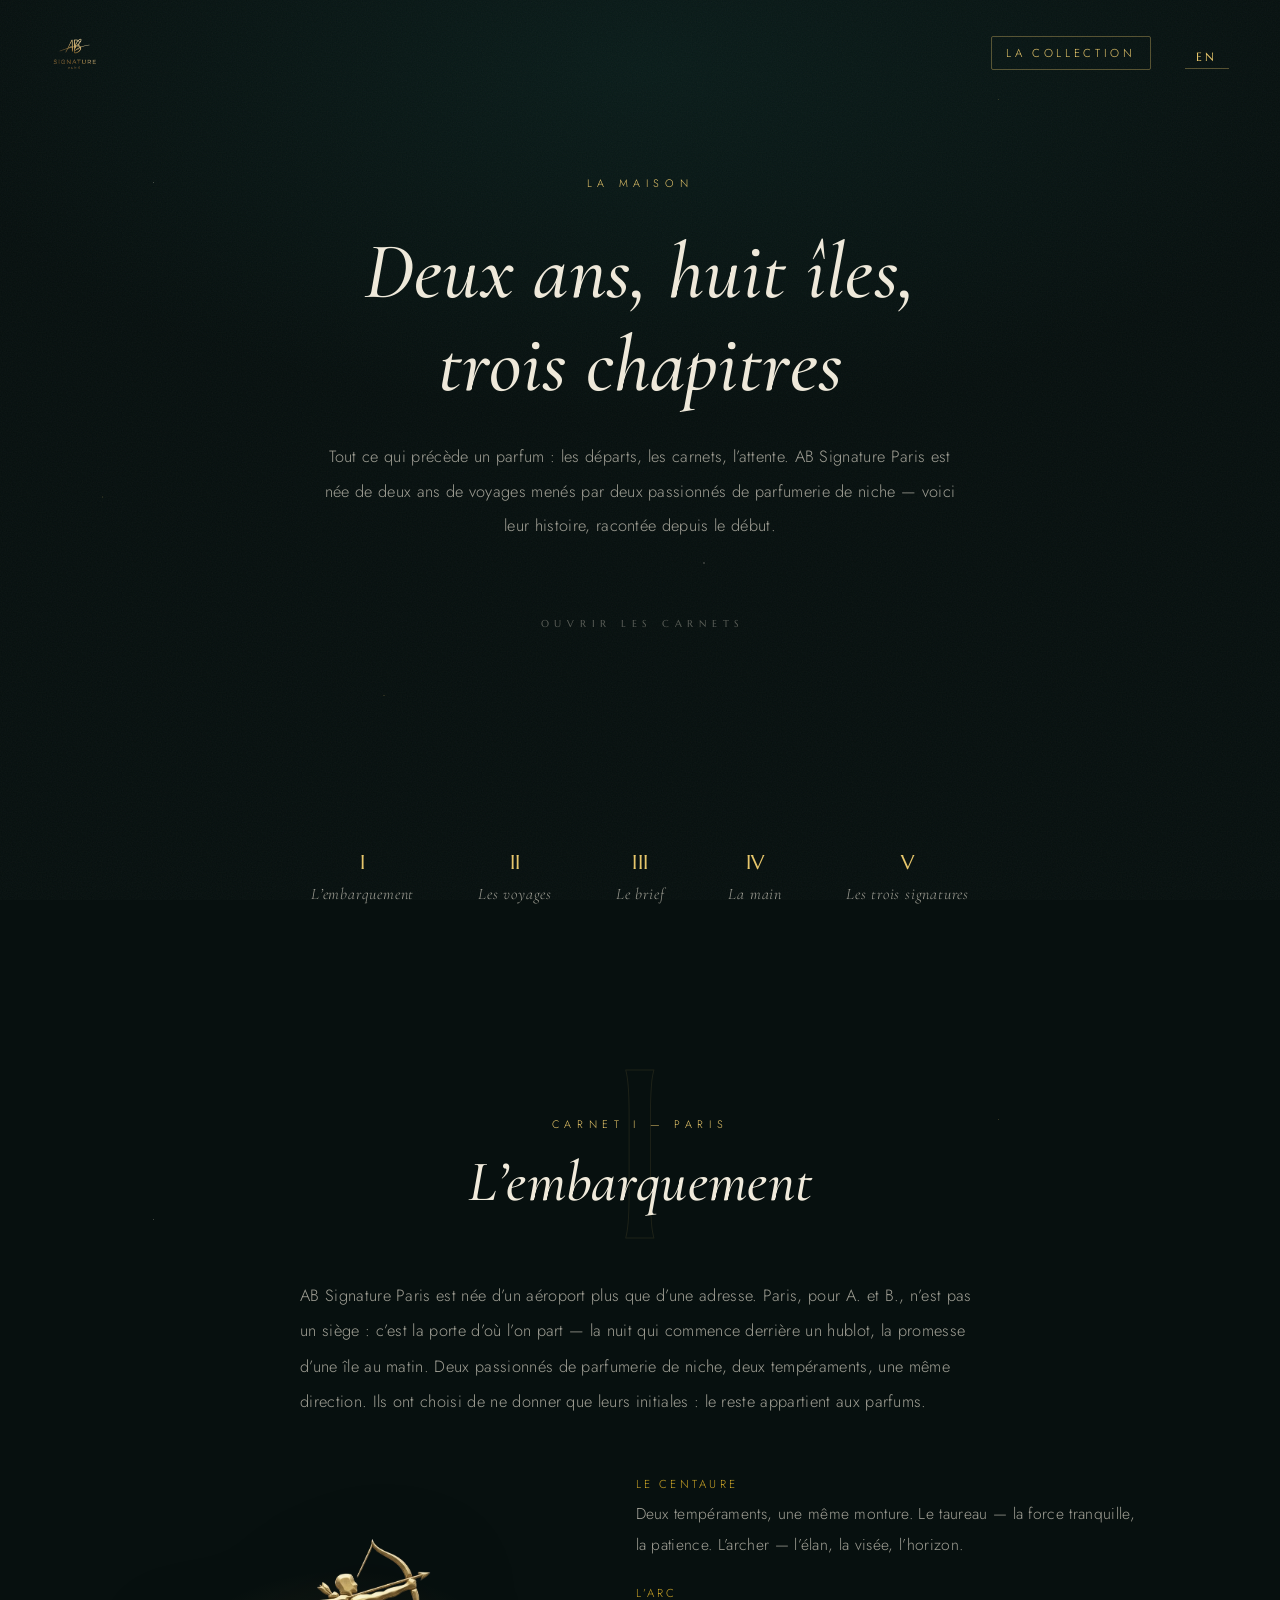
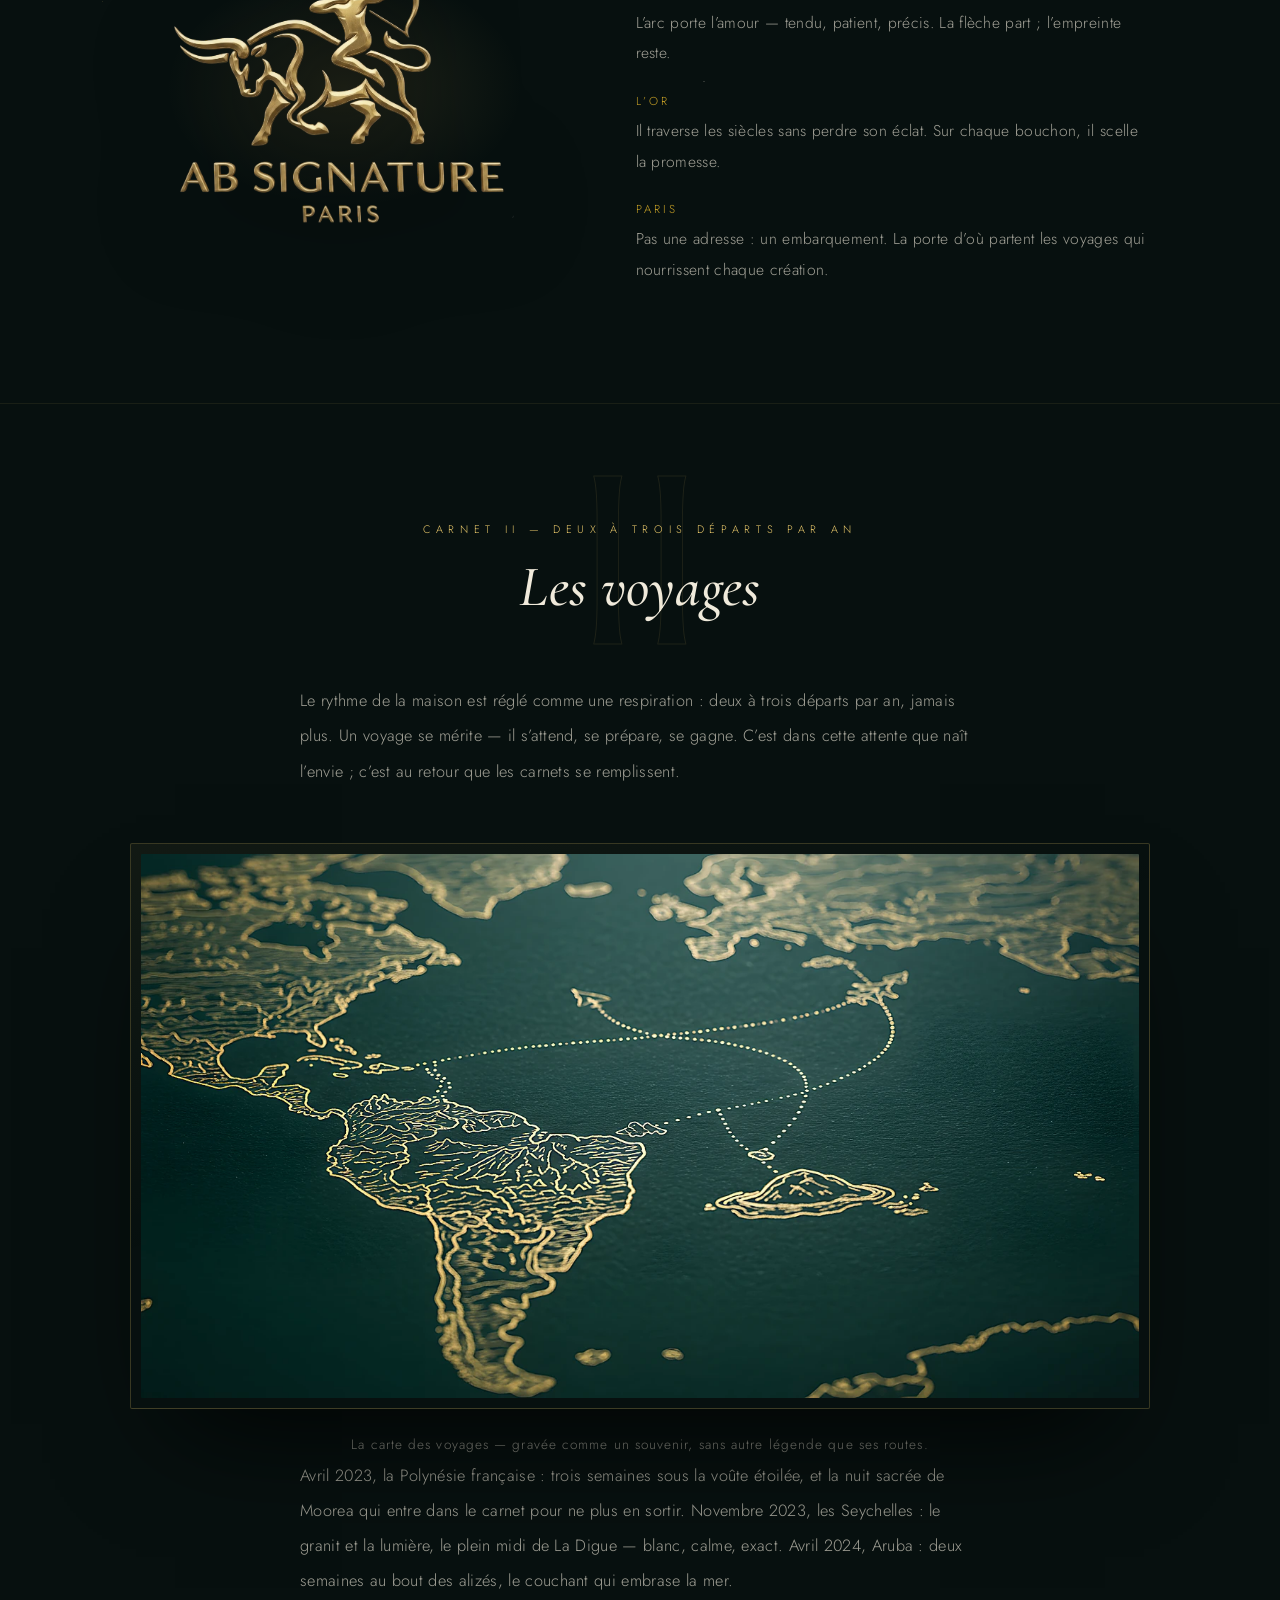
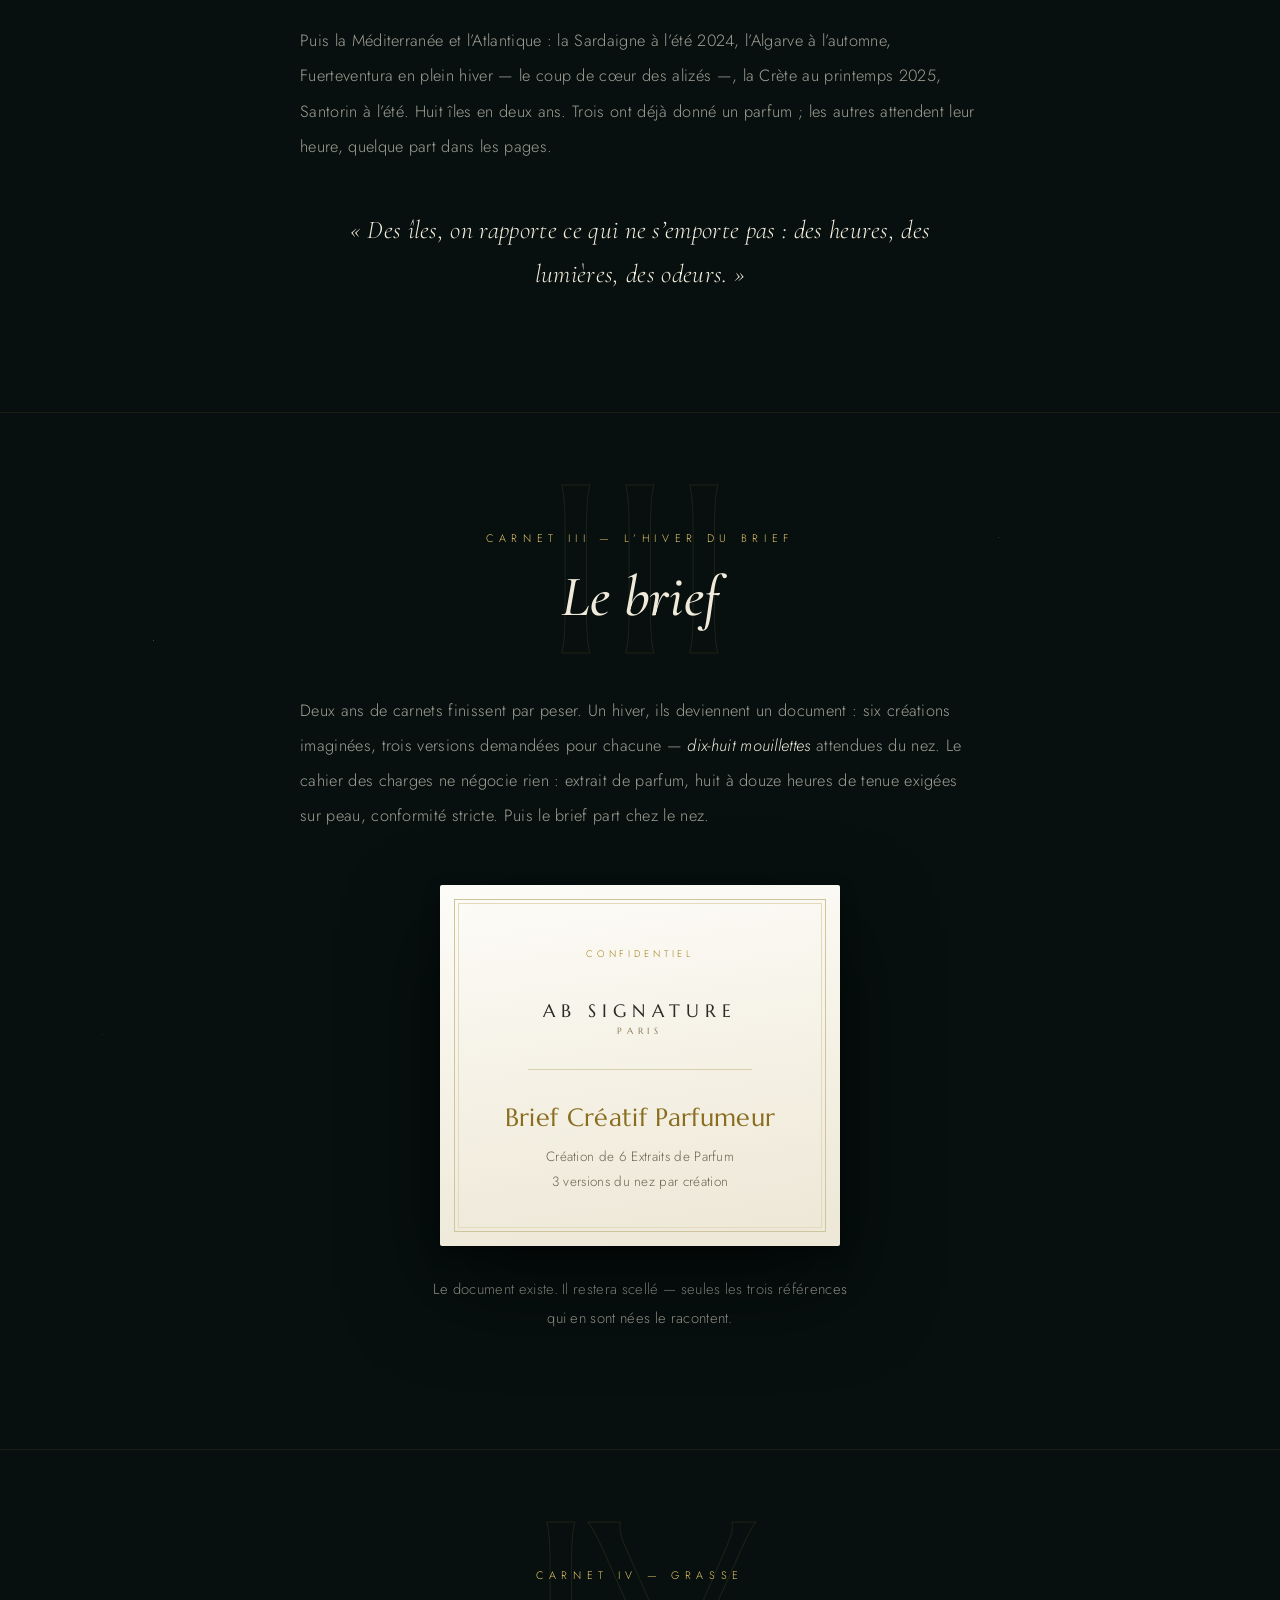
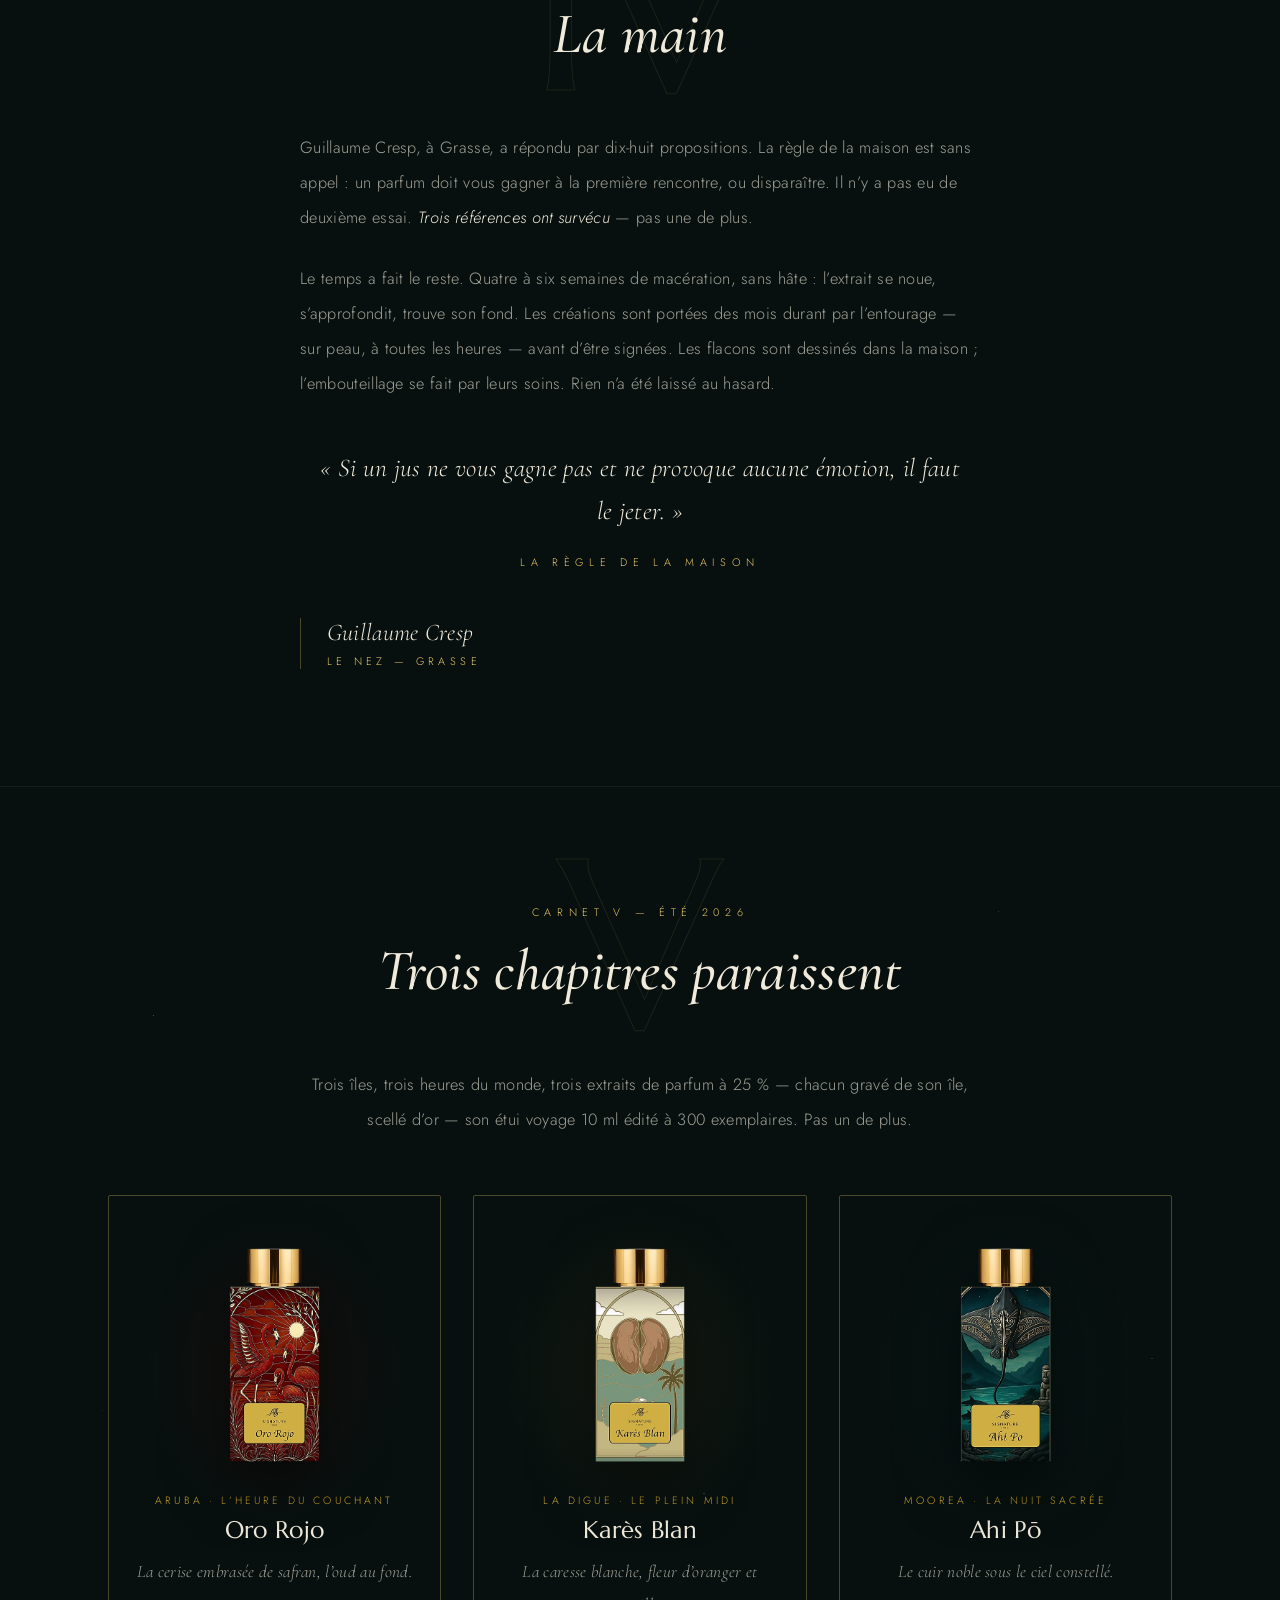
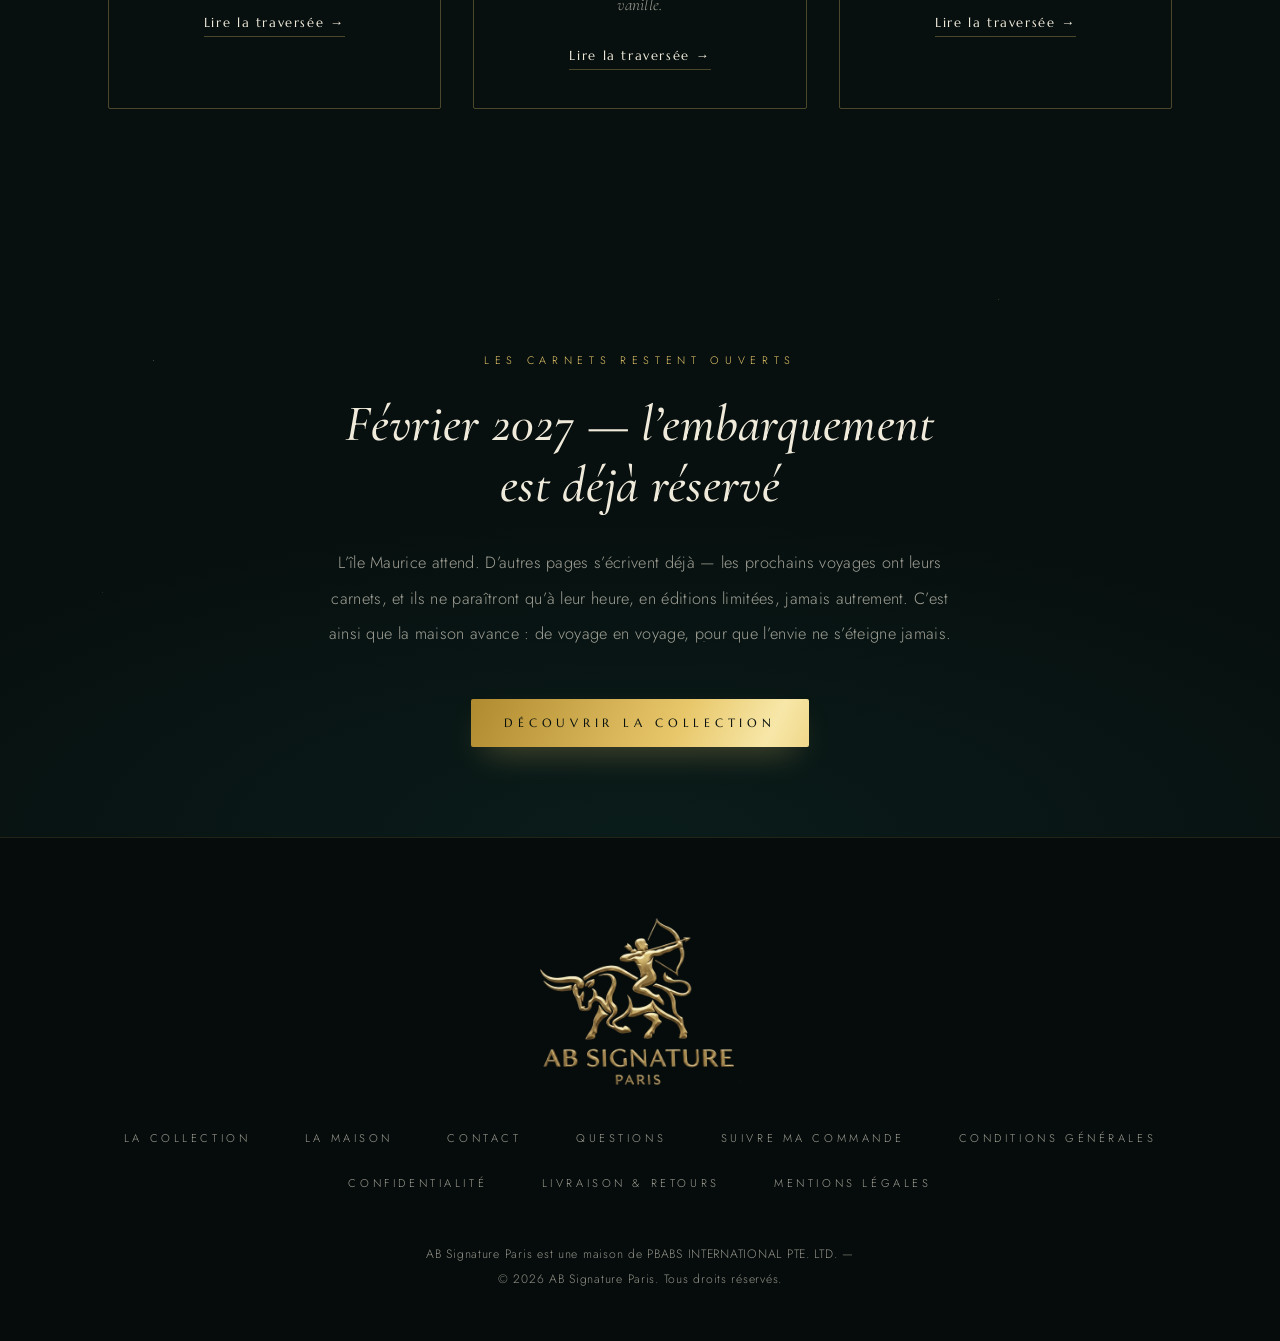
<file: maison/index.html>
<!DOCTYPE html>
<html lang="fr">
<head>
<meta charset="UTF-8">
<meta name="viewport" content="width=device-width, initial-scale=1.0">
<title>La Maison — AB Signature Paris</title>
<meta name="description" content="Deux ans, huit îles, trois chapitres. L'histoire d'AB Signature Paris racontée depuis le début : les voyages, le brief scellé, la main du nez à Grasse, les trois signatures — étui voyage 10 ml en édition limitée de 300 exemplaires.">
<link rel="canonical" href="https://www.absignatureparis.com/maison/">
<link rel="alternate" hreflang="fr" href="https://www.absignatureparis.com/maison/">
<link rel="alternate" hreflang="en" href="https://www.absignatureparis.com/en/maison/">
<link rel="alternate" hreflang="x-default" href="https://www.absignatureparis.com/maison/">
<link rel="icon" type="image/png" href="/assets/favicon.png">
<link rel="apple-touch-icon" href="/assets/apple-touch-icon.png">
<meta property="og:type" content="article">
<meta property="og:site_name" content="AB Signature Paris">
<meta property="og:title" content="La Maison — AB Signature Paris">
<meta property="og:description" content="Deux ans, huit îles, trois chapitres. Les voyages, le brief scellé, la main du nez — l'histoire de la maison, racontée par ceux qui l'ont vécue.">
<meta property="og:url" content="https://www.absignatureparis.com/maison/">
<meta property="og:image" content="https://www.absignatureparis.com/assets/og_carnets.jpg">
<meta property="og:image:width" content="1200">
<meta property="og:image:height" content="630">
<meta property="og:locale" content="fr_FR">
<meta property="og:locale:alternate" content="en_US">
<meta name="twitter:card" content="summary_large_image">
<link rel="preconnect" href="https://fonts.googleapis.com">
<link rel="preconnect" href="https://fonts.gstatic.com" crossorigin>
<link rel="preload" as="image" imagesrcset="/assets/carte_voyages-1408.webp 1408w, /assets/carte_voyages-2048.webp 2048w" imagesizes="(max-width: 1100px) 94vw, 1000px" fetchpriority="low">
<link rel="stylesheet" href="https://fonts.googleapis.com/css2?family=Marcellus&family=Cormorant+Garamond:ital,wght@0,400;0,500;0,600;1,400;1,500&family=Jost:wght@200;300;400&display=swap">
<script type="application/ld+json">{"@context":"https://schema.org","@graph":[{"@type":"AboutPage","@id":"https://www.absignatureparis.com/maison/#page","url":"https://www.absignatureparis.com/maison/","name":"La Maison — AB Signature Paris","inLanguage":"fr","description":"L'histoire d'AB Signature Paris : deux ans de voyages (Polynésie, Seychelles, Aruba, Sardaigne, Algarve, Fuerteventura, Crète, Santorin), un brief de six créations en trois versions — dix-huit mouillettes —, trois références retenues au premier essai, quatre à six semaines de macération, et trois extraits de parfum composés à Grasse par Guillaume Cresp, édités chacun à 300 exemplaires en format 10 ml.","about":{"@id":"https://www.absignatureparis.com/#maison"},"isPartOf":{"@id":"https://www.absignatureparis.com/#site"},"primaryImageOfPage":{"@type":"ImageObject","url":"https://www.absignatureparis.com/assets/carte_voyages.webp","caption":"La carte des voyages d'AB Signature Paris, gravée d'or sur la nuit"},"breadcrumb":{"@id":"https://www.absignatureparis.com/maison/#breadcrumb"}},{"@type":"BreadcrumbList","@id":"https://www.absignatureparis.com/maison/#breadcrumb","itemListElement":[{"@type":"ListItem","position":1,"name":"Accueil","item":"https://www.absignatureparis.com/"},{"@type":"ListItem","position":2,"name":"La Maison","item":"https://www.absignatureparis.com/maison/"}]},{"@type":["Organization","Brand"],"@id":"https://www.absignatureparis.com/#maison","name":"AB Signature Paris","url":"https://www.absignatureparis.com/","logo":"https://www.absignatureparis.com/assets/logo_or_hero_v2.webp","slogan":"Trois îles, une seule signature.","sameAs":["https://www.wikidata.org/wiki/Q140169513","https://www.instagram.com/absignatureparis/","https://www.fragrantica.fr/designer/AB-Signature-Paris.html"]}]}</script>
<style>
/* ══════════════════════════════════════════════════════════════════════
   AB SIGNATURE PARIS — « Les Carnets de la Maison »
   Objet éditorial · peau nuit unique, couleur en lueur jamais en aplat
   (feedback_enchainement_couleurs_vitrine) · mobile d'abord. */
:root{
  --night:#07100f; --night-2:#0a1c1a;
  --ivory:#f0eadb; --ivory-60:rgba(240,234,219,.66); --ivory-35:rgba(240,234,219,.35);
  --gold-1:#6e521b; --gold-2:#b08a2e; --gold-3:#e8c76a; --gold-4:#f7e7a8;
  --gold-line:rgba(232,199,106,.30);
  --ease:cubic-bezier(.16,1,.3,1);
}
*{margin:0;padding:0;box-sizing:border-box}
html{scroll-behavior:smooth}
body{background:var(--night);color:var(--ivory);
  font-family:'Jost',sans-serif;font-weight:300;letter-spacing:.02em;
  overflow-x:hidden;-webkit-font-smoothing:antialiased}
::selection{background:var(--gold-3);color:var(--night)}
img{user-select:none;max-width:100%}
.gold{background:linear-gradient(105deg,
  var(--gold-1) 0%,var(--gold-2) 20%,var(--gold-3) 40%,var(--gold-4) 50%,
  var(--gold-3) 60%,#a87f28 80%,var(--gold-1) 100%);
  -webkit-background-clip:text;background-clip:text;
  -webkit-text-fill-color:transparent;color:var(--gold-3)}
/* grain film */
body::after{content:'';position:fixed;inset:0;z-index:9000;pointer-events:none;opacity:.045;
  background-image:url("data:image/svg+xml,%3Csvg xmlns='http://www.w3.org/2000/svg' width='180' height='180'%3E%3Cfilter id='n'%3E%3CfeTurbulence type='fractalNoise' baseFrequency='0.8' numOctaves='2'/%3E%3C/filter%3E%3Crect width='100%25' height='100%25' filter='url(%23n)'/%3E%3C/svg%3E");
  background-size:180px}

/* ─── Navigation (même grammaire que l'accueil, sans préloader) ─── */
nav{position:fixed;top:0;left:0;right:0;z-index:900;
  display:flex;align-items:center;justify-content:space-between;
  padding:1.5rem clamp(1.4rem,4vw,3.2rem);
  opacity:0;animation:fadein 1s var(--ease) .2s forwards;
  transition:background .6s,backdrop-filter .6s,padding .5s}
nav.is-scrolled{background:rgba(6,13,12,.78);backdrop-filter:blur(16px);
  padding-top:1rem;padding-bottom:1rem;
  border-bottom:1px solid rgba(232,199,106,.10)}
nav .nlogo{height:40px;display:block}
nav ul{display:flex;gap:clamp(1.1rem,2.6vw,2.5rem);list-style:none;align-items:center}
nav a{color:var(--ivory-60);text-decoration:none;font-size:.72rem;
  letter-spacing:.32em;text-transform:uppercase;transition:color .4s;
  padding:.56rem 0;display:inline-block}
nav a:hover,nav a[aria-current]{color:var(--gold-3)}
nav .bag{display:inline-flex;align-items:center;gap:.5rem;color:var(--gold-3);
  border:1px solid rgba(232,199,106,.35);padding:.5rem .9rem;border-radius:2px;
  transition:background .4s}
nav .bag:hover{background:rgba(232,199,106,.12)}
nav a.lang{color:var(--gold-3);font-family:'Marcellus',serif;letter-spacing:.3em;
  border-bottom:1px solid rgba(232,199,106,.35);padding:.8rem .7rem 4px}
@media(max-width:780px){nav ul li.hide-m{display:none}}
@keyframes fadein{to{opacity:1}}

/* ─── Rythme / reveals ─── */
.wrap{max-width:1180px;margin:0 auto;padding:0 clamp(1.4rem,4.5vw,3.6rem)}
.eyebrow{font-size:.68rem;letter-spacing:.52em;text-transform:uppercase;color:var(--gold-3)}
.rv{opacity:0;transform:translateY(40px);
  transition:opacity 1.15s var(--ease),transform 1.15s var(--ease)}
.rv.is-in{opacity:1;transform:none}
.rv-d1{transition-delay:.1s}.rv-d2{transition-delay:.22s}
.rv-d3{transition-delay:.34s}.rv-d4{transition-delay:.46s}

/* ─── Ciel étoilé très discret (peau unique, lueur seulement) ─── */
.sky{position:relative}
.sky::before{content:'';position:absolute;inset:0;pointer-events:none;opacity:.5;
  background-image:
    radial-gradient(1px 1px at 12% 22%,rgba(240,234,219,.5) 50%,transparent 51%),
    radial-gradient(1px 1px at 78% 12%,rgba(232,199,106,.42) 50%,transparent 51%),
    radial-gradient(1.5px 1.5px at 55% 68%,rgba(240,234,219,.34) 50%,transparent 51%),
    radial-gradient(1px 1px at 30% 84%,rgba(232,199,106,.3) 50%,transparent 51%),
    radial-gradient(1px 1px at 90% 55%,rgba(240,234,219,.4) 50%,transparent 51%),
    radial-gradient(1.5px 1.5px at 8% 60%,rgba(232,199,106,.25) 50%,transparent 51%)}

/* ─── Hero éditorial ─── */
.hero{min-height:92vh;min-height:92svh;display:flex;flex-direction:column;
  align-items:center;justify-content:center;text-align:center;
  padding:8rem clamp(1.4rem,4.5vw,3.6rem) 5rem;
  background:
    radial-gradient(80% 60% at 50% 8%,var(--night-2) 0%,transparent 70%),
    linear-gradient(180deg,var(--night) 0%,var(--night) 100%)}
.hero h1{font-family:'Cormorant Garamond',serif;font-style:italic;font-weight:500;
  font-size:clamp(2.6rem,7vw,5rem);line-height:1.16;max-width:900px;margin:2.2rem 0 1.8rem}
.hero .lead{max-width:640px;color:var(--ivory-60);line-height:2.1;font-size:1.02rem}
.hero .scroll-cue{margin-top:4.6rem;display:flex;flex-direction:column;align-items:center;gap:1.1rem;
  font-family:'Marcellus',serif;font-size:.62rem;letter-spacing:.58em;text-indent:.58em;
  text-transform:uppercase;color:var(--ivory-35)}
.hero .scroll-cue .line{width:1px;height:54px;overflow:hidden;position:relative}
.hero .scroll-cue .line::after{content:'';position:absolute;left:0;top:-100%;width:100%;height:100%;
  background:linear-gradient(180deg,transparent,var(--gold-3));
  animation:drip 2.6s var(--ease) infinite}
@keyframes drip{0%{top:-100%}55%{top:0}100%{top:100%}}

/* ─── Sommaire ─── */
.toc{padding:1rem 0 5.5rem;text-align:center}
.toc ol{list-style:none;display:flex;flex-wrap:wrap;justify-content:center;
  gap:1.2rem clamp(1.6rem,4.5vw,3.6rem)}
.toc a{display:flex;flex-direction:column;align-items:center;gap:.55rem;
  color:var(--ivory-60);text-decoration:none;transition:color .45s;padding:.4rem .2rem}
.toc a:hover{color:var(--gold-3)}
.toc .n{font-family:'Marcellus',serif;font-size:1.25rem;color:var(--gold-3)}
.toc .t{font-family:'Cormorant Garamond',serif;font-style:italic;font-size:1rem;letter-spacing:.05em}

/* ─── Carnets (chapitres éditoriaux) ─── */
.carnet{padding:clamp(6rem,13vh,10rem) 0;position:relative}
.carnet+.carnet{border-top:1px solid rgba(232,199,106,.08)}
.carnet .head{position:relative;text-align:center;margin-bottom:clamp(3rem,7vh,5rem)}
.carnet .head .ghost{position:absolute;left:50%;top:50%;transform:translate(-50%,-54%);
  font-family:'Marcellus',serif;font-size:clamp(7rem,22vw,15rem);line-height:1;
  color:transparent;-webkit-text-stroke:1px rgba(232,199,106,.10);pointer-events:none;
  user-select:none}
.carnet .head .eyebrow{display:block;margin-bottom:1.1rem}
.carnet .head h2{font-family:'Cormorant Garamond',serif;font-style:italic;font-weight:500;
  font-size:clamp(2.2rem,5vw,3.6rem);line-height:1.15}
.carnet .prose{max-width:680px;margin:0 auto;color:var(--ivory-60);
  line-height:2.15;font-size:1.02rem}
.carnet .prose p+p{margin-top:1.6rem}
.carnet .prose em{color:var(--ivory);font-style:italic}
.carnet .quote{font-family:'Cormorant Garamond',serif;font-style:italic;
  font-size:clamp(1.25rem,2.4vw,1.6rem);line-height:1.7;color:var(--ivory);
  max-width:640px;margin:2.8rem auto 0;text-align:center}
.carnet .quote::before{content:'«\00a0'}.carnet .quote::after{content:'\00a0»'}

/* Carnet I — emblème */
.embleme{display:grid;grid-template-columns:minmax(0,5fr) minmax(0,6fr);
  gap:clamp(2.6rem,6vw,5.5rem);align-items:center;max-width:1020px;margin:0 auto}
@media(max-width:900px){.embleme{grid-template-columns:1fr;gap:3rem}}
.embleme .fig{position:relative;justify-self:center;width:min(64vw,340px)}
.embleme .fig::after{content:'';position:absolute;inset:-12% -18%;z-index:-1;
  background:radial-gradient(55% 48% at 50% 52%,rgba(232,199,106,.12) 0%,transparent 70%)}
.embleme .fig img{display:block;width:100%;
  filter:drop-shadow(0 24px 44px rgba(0,0,0,.6))}
.symlist{margin:0}
.symlist dt{font-size:.72rem;letter-spacing:.28em;text-transform:uppercase;color:#c9a227;margin-top:1.5rem}
.symlist dt:first-child{margin-top:0}
.symlist dd{margin:.45rem 0 0;color:var(--ivory-60);line-height:1.95;font-size:.98rem}

/* Carnet II — carte des voyages */
.carte{max-width:1020px;margin:3.4rem auto 0}
.carte .cadre{position:relative;border:1px solid rgba(232,199,106,.22);padding:10px;border-radius:2px;
  background:linear-gradient(160deg,rgba(232,199,106,.05),transparent 45%);
  box-shadow:0 60px 110px -45px rgba(0,0,0,.85)}
.carte img{display:block;width:100%;height:auto;border-radius:1px}
.carte figcaption{margin-top:1.4rem;text-align:center;color:rgba(240,234,219,.58);
  font-size:.85rem;letter-spacing:.08em;line-height:1.9}
/* mobile : la carte garde son ratio mais gagne en présence — recadrage sur le
   cœur (routes, île gravée), jamais d'étirement */
@media(max-width:700px){.carte img{aspect-ratio:5/4;object-fit:cover;object-position:56% 38%}}
.escales{max-width:680px;margin:3.4rem auto 0}

/* Carnet III — artefact du brief */
.doc{max-width:400px;margin:3.2rem auto 0;position:relative;
  background:linear-gradient(172deg,#fdfcf8,#f3efe2 60%,#ece7d6);color:#2a2a26;
  padding:3.9rem 2.5rem 3.2rem;text-align:center;border-radius:2px;
  box-shadow:0 40px 90px rgba(0,0,0,.55),0 6px 18px rgba(0,0,0,.3);transform:rotate(-.6deg)}
.doc::before{content:"";position:absolute;inset:14px;border:1px solid #cfc49e;pointer-events:none}
.doc::after{content:"";position:absolute;inset:18px;border:1px solid #e2dabb;pointer-events:none}
.doc .conf{font-size:.6rem;letter-spacing:.4em;color:#a08018;text-transform:uppercase;margin-bottom:2.4rem}
.doc .bmk{font-family:'Marcellus',serif;font-size:1.1rem;letter-spacing:.35em}
.doc .bmk small{display:block;font-size:.58rem;letter-spacing:.5em;color:#8a7b52;margin-top:.2rem}
.doc hr{border:none;border-top:1px solid #d8cfae;margin:2rem auto;width:70%}
.doc .bt{font-family:'Marcellus',serif;font-size:1.55rem;color:#8a6d1f;margin-bottom:.7rem}
.doc .bs{font-size:.84rem;color:#6a6350;line-height:1.9}
.doc-cap{max-width:430px;margin:1.8rem auto 0;text-align:center;color:var(--ivory-60);
  font-size:.92rem;line-height:1.95}

/* Carnet IV — le nez */
.nez{max-width:680px;margin:3rem auto 0;border-left:1px solid var(--gold-line);padding-left:1.6rem}
.nez .who{font-family:'Cormorant Garamond',serif;font-style:italic;font-size:1.5rem;color:var(--ivory)}
.nez .role{font-size:.68rem;letter-spacing:.4em;text-transform:uppercase;color:var(--gold-3);margin-top:.4rem}

/* Carnet V — les trois signatures */
.sig-grid{display:grid;grid-template-columns:repeat(3,1fr);gap:2rem;max-width:1080px;margin:3.6rem auto 0}
@media(max-width:900px){.sig-grid{grid-template-columns:1fr;max-width:460px}}
.sig-card{position:relative;border:1px solid var(--gold-line);border-radius:2px;
  padding:2.8rem 1.6rem 2.4rem;text-align:center;overflow:hidden;
  transition:transform .6s ease,border-color .6s ease;display:block;text-decoration:none}
.sig-card:hover{transform:translateY(-6px);border-color:#c9a227}
.sig-card .halo{position:absolute;inset:0;pointer-events:none}
.halo-oro{background:radial-gradient(ellipse 60% 45% at 50% 34%,rgba(122,20,8,.12),transparent 70%)}
.halo-kb{background:radial-gradient(ellipse 60% 45% at 50% 34%,rgba(176,138,46,.10),transparent 70%)}
.halo-ahi{background:radial-gradient(ellipse 60% 45% at 50% 34%,rgba(1,58,52,.14),transparent 70%)}
.sig-card img{position:relative;height:230px;width:auto;margin:0 auto 1.4rem;display:block;
  filter:drop-shadow(0 20px 30px rgba(0,0,0,.5))}
.sig-card .hour{font-size:.66rem;letter-spacing:.3em;text-transform:uppercase;color:#c9a227;margin-bottom:.45rem}
.sig-card .name{font-family:'Marcellus',serif;font-size:1.5rem;color:var(--ivory);margin-bottom:.7rem}
.sig-card .line{color:var(--ivory-60);line-height:1.9;font-size:.93rem;max-width:300px;margin:0 auto 1.3rem;
  font-family:'Cormorant Garamond',serif;font-style:italic;font-size:1.08rem}
.sig-card .cta{display:inline-block;font-family:'Marcellus',serif;font-size:.84rem;letter-spacing:.12em;
  color:var(--ivory);border-bottom:1px solid var(--gold-line);padding-bottom:.32rem;transition:opacity .4s}
.sig-card:hover .cta{opacity:.7}

/* ─── Épilogue ─── */
.epilogue{padding:clamp(6rem,14vh,11rem) 0 clamp(5rem,10vh,8rem);text-align:center;
  background:radial-gradient(90% 70% at 50% 100%,var(--night-2) 0%,var(--night) 75%)}
.epilogue h2{font-family:'Cormorant Garamond',serif;font-style:italic;font-weight:500;
  font-size:clamp(2rem,4.6vw,3.2rem);line-height:1.2;margin:1.6rem auto 1.8rem;max-width:820px}
.epilogue .prose{max-width:640px;margin:0 auto;color:var(--ivory-60);line-height:2.15;font-size:1.02rem}
.btn{display:inline-flex;align-items:center;gap:.85rem;margin-top:3rem;
  font-family:'Marcellus',serif;font-size:.78rem;letter-spacing:.38em;text-transform:uppercase;
  color:var(--night);text-decoration:none;padding:1.05rem 2.1rem;border-radius:2px;
  background:linear-gradient(115deg,var(--gold-2) 0%,var(--gold-3) 35%,var(--gold-4) 50%,var(--gold-3) 65%,var(--gold-2) 100%);
  background-size:180% 100%;
  transition:background-position .8s var(--ease),transform .5s var(--ease),box-shadow .5s;
  box-shadow:0 14px 34px -14px rgba(232,199,106,.45)}
.btn:hover{background-position:100% 0;transform:translateY(-2px);
  box-shadow:0 20px 42px -14px rgba(232,199,106,.55)}

/* ─── Footer ─── */
footer{border-top:1px solid rgba(232,199,106,.12);
  padding:5rem 0 3rem;text-align:center;background:#050c0b}
footer .flogo{width:200px;margin:0 auto 2rem;display:block}
footer .links{display:flex;gap:.2rem 3.4rem;justify-content:center;margin:0 0 2.4rem;flex-wrap:wrap}
footer .links a{color:var(--ivory-60);text-decoration:none;font-size:.7rem;
  letter-spacing:.32em;text-transform:uppercase;transition:color .4s;
  padding:.8rem 0;display:inline-block}
footer .links a:hover{color:var(--gold-3)}
footer .legal{font-size:.76rem;color:rgba(240,234,219,.60);letter-spacing:.06em;line-height:2.1}

/* ─── Typo mobile (lisibilité) ─── */
@media(max-width:700px){
  .carnet .prose,.epilogue .prose,.hero .lead{font-size:1.08rem;line-height:2.05}
  .symlist dd{font-size:1.05rem}
  .eyebrow{font-size:.73rem;letter-spacing:.42em}
  nav a{font-size:.78rem}
  .toc .t{font-size:1.05rem}
  .carte figcaption{font-size:.9rem}
  .doc-cap{font-size:.98rem}
  .sig-card .line{font-size:1.14rem}
  footer .links a{font-size:.78rem}
  footer .legal{font-size:.8rem}
}
@media (prefers-reduced-motion:reduce){
  *,*::before,*::after{animation:none!important;transition:none!important}
  html{scroll-behavior:auto}
  .rv{opacity:1;transform:none}
  nav{opacity:1!important}
}
/* Nav téléphone : libellés sur UNE ligne (constat 23/07 : « LA COLLECTION »/« LA MAISON » coupés en deux) */
@media(max-width:780px){nav a{white-space:nowrap}nav a.bag{font-size:.82rem;padding:.6rem 1.05rem}
nav{transition:background .6s,backdrop-filter .6s,padding .5s,transform .5s var(--ease),opacity .5s var(--ease)}
nav.is-away{transform:translateY(-110%);opacity:0;pointer-events:none}}
@media(max-width:520px){nav{padding-left:1rem;padding-right:1rem}nav ul{gap:.8rem}nav a{letter-spacing:.18em}nav .bag{padding:.5rem .7rem}}
</style>
</head>
<body>

<!-- Navigation -->
<nav id="nav">
  <a href="/" aria-label="Accueil"><img class="nlogo" src="/assets/logo_or_nav.webp" alt="AB Signature Paris"></a>
  <ul>
    <li><a class="bag" href="/">La Collection</a></li>
    <li><a class="lang" href="/en/maison/" title="English version">EN</a></li>
  </ul>
</nav>

<!-- HERO ÉDITORIAL -->
<header class="hero sky">
  <div class="eyebrow rv is-in">La Maison</div>
  <h1 class="rv is-in rv-d1">Deux ans, huit &icirc;les,<br>trois chapitres</h1>
  <p class="lead rv is-in rv-d2">Tout ce qui pr&eacute;c&egrave;de un parfum&nbsp;: les d&eacute;parts, les
  carnets, l&rsquo;attente. AB&nbsp;Signature&nbsp;Paris est n&eacute;e de deux ans de voyages men&eacute;s par
  deux passionn&eacute;s de parfumerie de niche&nbsp;&mdash; voici leur histoire, racont&eacute;e depuis le
  d&eacute;but.</p>
  <div class="scroll-cue rv is-in rv-d3"><span>Ouvrir les carnets</span><span class="line"></span></div>
</header>

<!-- SOMMAIRE -->
<section class="toc" aria-label="Sommaire">
  <ol>
    <li><a href="#embarquement"><span class="n">I</span><span class="t">L&rsquo;embarquement</span></a></li>
    <li><a href="#voyages"><span class="n">II</span><span class="t">Les voyages</span></a></li>
    <li><a href="#brief"><span class="n">III</span><span class="t">Le brief</span></a></li>
    <li><a href="#main"><span class="n">IV</span><span class="t">La main</span></a></li>
    <li><a href="#signatures"><span class="n">V</span><span class="t">Les trois signatures</span></a></li>
  </ol>
</section>

<main>

<!-- CARNET I — L'EMBARQUEMENT -->
<section class="carnet sky" id="embarquement">
  <div class="wrap">
    <div class="head rv">
      <span class="ghost" aria-hidden="true">I</span>
      <span class="eyebrow">Carnet I &mdash; Paris</span>
      <h2>L&rsquo;embarquement</h2>
    </div>
    <div class="prose rv rv-d1">
      <p>AB&nbsp;Signature&nbsp;Paris est n&eacute;e d&rsquo;un a&eacute;roport plus que d&rsquo;une adresse.
      Paris, pour A. et B., n&rsquo;est pas un si&egrave;ge&nbsp;: c&rsquo;est la porte d&rsquo;o&ugrave;
      l&rsquo;on part&nbsp;&mdash; la nuit qui commence derri&egrave;re un hublot, la promesse d&rsquo;une
      &icirc;le au matin. Deux passionn&eacute;s de parfumerie de niche, deux temp&eacute;raments,
      une m&ecirc;me direction. Ils ont choisi de ne donner que leurs initiales&nbsp;: le reste
      appartient aux parfums.</p>
    </div>
    <div class="embleme" style="margin-top:3.6rem">
      <div class="fig rv rv-d2">
        <img src="/assets/logo_or_hero_v2.webp" alt="Embl&egrave;me d&rsquo;AB Signature Paris &mdash; le centaure d&rsquo;or &agrave; l&rsquo;arc tendu" loading="lazy" decoding="async">
      </div>
      <dl class="symlist rv rv-d3">
        <dt>Le Centaure</dt>
        <dd>Deux temp&eacute;raments, une m&ecirc;me monture. Le taureau&nbsp;&mdash; la force tranquille,
        la patience. L&rsquo;archer&nbsp;&mdash; l&rsquo;&eacute;lan, la vis&eacute;e, l&rsquo;horizon.</dd>
        <dt>L&rsquo;Arc</dt>
        <dd>L&rsquo;arc porte l&rsquo;amour&nbsp;&mdash; tendu, patient, pr&eacute;cis. La fl&egrave;che
        part&nbsp;; l&rsquo;empreinte reste.</dd>
        <dt>L&rsquo;Or</dt>
        <dd>Il traverse les si&egrave;cles sans perdre son &eacute;clat. Sur chaque bouchon, il scelle
        la promesse.</dd>
        <dt>Paris</dt>
        <dd>Pas une adresse&nbsp;: un embarquement. La porte d&rsquo;o&ugrave; partent les voyages qui
        nourrissent chaque cr&eacute;ation.</dd>
      </dl>
    </div>
  </div>
</section>

<!-- CARNET II — LES VOYAGES -->
<section class="carnet" id="voyages">
  <div class="wrap">
    <div class="head rv">
      <span class="ghost" aria-hidden="true">II</span>
      <span class="eyebrow">Carnet II &mdash; Deux &agrave; trois d&eacute;parts par an</span>
      <h2>Les voyages</h2>
    </div>
    <div class="prose rv rv-d1">
      <p>Le rythme de la maison est r&eacute;gl&eacute; comme une respiration&nbsp;: deux &agrave; trois
      d&eacute;parts par an, jamais plus. Un voyage se m&eacute;rite&nbsp;&mdash; il s&rsquo;attend, se
      pr&eacute;pare, se gagne. C&rsquo;est dans cette attente que na&icirc;t l&rsquo;envie&nbsp;; c&rsquo;est
      au retour que les carnets se remplissent.</p>
    </div>
    <figure class="carte rv rv-d2">
      <div class="cadre">
        <img src="/assets/carte_voyages-1408.webp"
             srcset="/assets/carte_voyages-1408.webp 1408w, /assets/carte_voyages-2048.webp 2048w"
             sizes="(max-width: 1100px) 94vw, 1000px"
             width="1408" height="768"
             alt="Carte des voyages d&rsquo;AB Signature Paris &mdash; routes point&eacute;es d&rsquo;or sur l&rsquo;oc&eacute;an de nuit" loading="lazy" decoding="async">
      </div>
      <figcaption>La carte des voyages&nbsp;&mdash; grav&eacute;e comme un souvenir, sans autre l&eacute;gende que ses routes.</figcaption>
    </figure>
    <div class="prose escales rv rv-d3">
      <p>Avril&nbsp;2023, la Polyn&eacute;sie fran&ccedil;aise&nbsp;: trois semaines sous la vo&ucirc;te
      &eacute;toil&eacute;e, et la nuit sacr&eacute;e de Moorea qui entre dans le carnet pour ne plus en
      sortir. Novembre&nbsp;2023, les Seychelles&nbsp;: le granit et la lumi&egrave;re, le plein midi de
      La&nbsp;Digue&nbsp;&mdash; blanc, calme, exact. Avril&nbsp;2024, Aruba&nbsp;: deux semaines au bout
      des aliz&eacute;s, le couchant qui embrase la mer.</p>
      <p>Puis la M&eacute;diterran&eacute;e et l&rsquo;Atlantique&nbsp;: la Sardaigne &agrave;
      l&rsquo;&eacute;t&eacute;&nbsp;2024, l&rsquo;Algarve &agrave; l&rsquo;automne, Fuerteventura en plein
      hiver&nbsp;&mdash; le coup de c&oelig;ur des aliz&eacute;s&nbsp;&mdash;, la Cr&egrave;te au
      printemps&nbsp;2025, Santorin &agrave; l&rsquo;&eacute;t&eacute;. Huit &icirc;les en deux ans.
      Trois ont d&eacute;j&agrave; donn&eacute; un parfum&nbsp;; les autres attendent leur heure,
      quelque part dans les pages.</p>
    </div>
    <p class="quote rv rv-d4">Des &icirc;les, on rapporte ce qui ne s&rsquo;emporte pas&nbsp;: des heures,
    des lumi&egrave;res, des odeurs.</p>
  </div>
</section>

<!-- CARNET III — LE BRIEF -->
<section class="carnet sky" id="brief">
  <div class="wrap">
    <div class="head rv">
      <span class="ghost" aria-hidden="true">III</span>
      <span class="eyebrow">Carnet III &mdash; L&rsquo;hiver du brief</span>
      <h2>Le brief</h2>
    </div>
    <div class="prose rv rv-d1">
      <p>Deux ans de carnets finissent par peser. Un hiver, ils deviennent un document&nbsp;:
      six cr&eacute;ations imagin&eacute;es, trois versions demand&eacute;es pour chacune&nbsp;&mdash;
      <em>dix-huit mouillettes</em> attendues du nez. Le cahier des charges ne n&eacute;gocie
      rien&nbsp;: extrait de parfum, huit &agrave; douze heures de tenue exig&eacute;es sur peau,
      conformit&eacute; stricte. Puis le brief part chez le nez.</p>
    </div>
    <div class="doc rv rv-d2">
      <div class="conf">Confidentiel</div>
      <div class="bmk">AB SIGNATURE<small>PARIS</small></div>
      <hr>
      <div class="bt">Brief Cr&eacute;atif Parfumeur</div>
      <div class="bs">Cr&eacute;ation de 6 Extraits de Parfum<br>3 versions du nez par cr&eacute;ation</div>
    </div>
    <p class="doc-cap rv rv-d3">Le document existe. Il restera scell&eacute;&nbsp;&mdash; seules les trois
    r&eacute;f&eacute;rences qui en sont n&eacute;es le racontent.</p>
  </div>
</section>

<!-- CARNET IV — LA MAIN -->
<section class="carnet" id="main">
  <div class="wrap">
    <div class="head rv">
      <span class="ghost" aria-hidden="true">IV</span>
      <span class="eyebrow">Carnet IV &mdash; Grasse</span>
      <h2>La main</h2>
    </div>
    <div class="prose rv rv-d1">
      <p>Guillaume Cresp, &agrave; Grasse, a r&eacute;pondu par dix-huit propositions. La r&egrave;gle de
      la maison est sans appel&nbsp;: un parfum doit vous gagner &agrave; la premi&egrave;re rencontre, ou
      dispara&icirc;tre. Il n&rsquo;y a pas eu de deuxi&egrave;me essai. <em>Trois r&eacute;f&eacute;rences
      ont surv&eacute;cu</em>&nbsp;&mdash; pas une de plus.</p>
      <p>Le temps a fait le reste. Quatre &agrave; six semaines de mac&eacute;ration, sans h&acirc;te&nbsp;:
      l&rsquo;extrait se noue, s&rsquo;approfondit, trouve son fond. Les cr&eacute;ations sont
      port&eacute;es des mois durant par l&rsquo;entourage&nbsp;&mdash; sur peau, &agrave; toutes les
      heures&nbsp;&mdash; avant d&rsquo;&ecirc;tre sign&eacute;es. Les flacons sont dessin&eacute;s dans la
      maison&nbsp;; l&rsquo;embouteillage se fait par leurs soins. Rien n&rsquo;a &eacute;t&eacute;
      laiss&eacute; au hasard.</p>
    </div>
    <p class="quote rv rv-d2">Si un jus ne vous gagne pas et ne provoque aucune &eacute;motion, il faut le
    jeter.</p>
    <div class="eyebrow rv rv-d2" style="display:block;text-align:center;margin-top:1.3rem">La r&egrave;gle de la maison</div>
    <div class="nez rv rv-d3">
      <div class="who">Guillaume Cresp</div>
      <div class="role">Le nez &mdash; Grasse</div>
    </div>
  </div>
</section>

<!-- CARNET V — LES TROIS SIGNATURES -->
<section class="carnet sky" id="signatures">
  <div class="wrap">
    <div class="head rv">
      <span class="ghost" aria-hidden="true">V</span>
      <span class="eyebrow">Carnet V &mdash; &Eacute;t&eacute; 2026</span>
      <h2>Trois chapitres paraissent</h2>
    </div>
    <div class="prose rv rv-d1" style="text-align:center">
      <p>Trois &icirc;les, trois heures du monde, trois extraits de parfum &agrave; 25&nbsp;%&nbsp;&mdash;
      chacun grav&eacute; de son &icirc;le, scell&eacute; d&rsquo;or&nbsp;&mdash; son &eacute;tui voyage
      10&nbsp;ml &eacute;dit&eacute; &agrave; 300&nbsp;exemplaires. Pas un de plus.</p>
    </div>
    <div class="sig-grid">
      <a class="sig-card rv rv-d1" href="/fr/products/ab-signature-paris-oro-rojo-extrait-de-parfum">
        <div class="halo halo-oro"></div>
        <img src="/assets/oro-front-detoure-640.webp" alt="Oro Rojo &mdash; flacon grav&eacute; d&rsquo;Aruba" loading="lazy" decoding="async">
        <div class="hour">Aruba &middot; L&rsquo;heure du couchant</div>
        <div class="name">Oro Rojo</div>
        <p class="line">La cerise embras&eacute;e de safran, l&rsquo;oud au fond.</p>
        <span class="cta">Lire la travers&eacute;e &rarr;</span>
      </a>
      <a class="sig-card rv rv-d2" href="/fr/products/ab-signature-paris-kares-blan-extrait-de-parfum">
        <div class="halo halo-kb"></div>
        <img src="/assets/kb-front-detoure-640.webp" alt="Kar&egrave;s Blan &mdash; flacon grav&eacute; de La Digue" loading="lazy" decoding="async">
        <div class="hour">La Digue &middot; Le plein midi</div>
        <div class="name">Kar&egrave;s Blan</div>
        <p class="line">La caresse blanche, fleur d&rsquo;oranger et vanille.</p>
        <span class="cta">Lire la travers&eacute;e &rarr;</span>
      </a>
      <a class="sig-card rv rv-d3" href="/fr/products/ab-signature-paris-ahi-po-extrait-de-parfum">
        <div class="halo halo-ahi"></div>
        <img src="/assets/ahi-front-detoure-640.webp" alt="Ahi P&#333; &mdash; flacon grav&eacute; de Moorea" loading="lazy" decoding="async">
        <div class="hour">Moorea &middot; La nuit sacr&eacute;e</div>
        <div class="name">Ahi P&#333;</div>
        <p class="line">Le cuir noble sous le ciel constell&eacute;.</p>
        <span class="cta">Lire la travers&eacute;e &rarr;</span>
      </a>
    </div>
  </div>
</section>

<!-- ÉPILOGUE -->
<section class="epilogue sky">
  <div class="wrap">
    <div class="eyebrow rv">Les carnets restent ouverts</div>
    <h2 class="rv rv-d1">F&eacute;vrier 2027&nbsp;&mdash; l&rsquo;embarquement<br>est d&eacute;j&agrave; r&eacute;serv&eacute;</h2>
    <div class="prose rv rv-d2">
      <p>L&rsquo;&icirc;le Maurice attend. D&rsquo;autres pages s&rsquo;&eacute;crivent
      d&eacute;j&agrave;&nbsp;&mdash; les prochains voyages ont leurs carnets, et ils ne
      para&icirc;tront qu&rsquo;&agrave; leur heure, en &eacute;ditions limit&eacute;es, jamais autrement.
      C&rsquo;est ainsi que la maison avance&nbsp;: de voyage en voyage, pour que l&rsquo;envie ne
      s&rsquo;&eacute;teigne jamais.</p>
    </div>
    <a class="btn rv rv-d3" href="/">D&eacute;couvrir la collection</a>
  </div>
</section>

</main>

<!-- FOOTER -->
<footer>
  <div class="wrap">
    <img class="flogo" src="/assets/logo_or_hero_v2.webp" alt="AB Signature Paris" loading="lazy" decoding="async">
    <div class="links">
      <a href="/">La Collection</a>
      <a href="/maison/">La Maison</a>
      <a href="mailto:contact@absignatureparis.com">Contact</a>
      <a href="/questions.html">Questions</a>
      <a href="/fr/suivi">Suivre ma commande</a>
      <a href="/fr/content/cgv">Conditions g&eacute;n&eacute;rales</a>
      <a href="/fr/content/confidentialite">Confidentialit&eacute;</a>
      <a href="/fr/content/livraison">Livraison &amp; retours</a>
      <a href="/mentions-legales.html">Mentions l&eacute;gales</a>
    </div>
    <div class="legal">
      AB Signature Paris est une maison de PBABS INTERNATIONAL PTE.&nbsp;LTD.&nbsp;&mdash;<br>
      &copy; 2026 AB Signature Paris. Tous droits r&eacute;serv&eacute;s.
    </div>
  </div>
</footer>

<script>
/* Nav au scroll */
const nav = document.getElementById('nav');
addEventListener('scroll', () => nav.classList.toggle('is-scrolled', scrollY > 60), {passive:true});
/* Téléphone : la barre s'efface pendant le défilement et revient à l'arrêt (Benoit 23/07).
   Jamais masquée près du haut de page. */
if (matchMedia('(max-width:780px)').matches) {
  let navTimer = null;
  addEventListener('scroll', () => {
    if (scrollY < 90) { nav.classList.remove('is-away'); clearTimeout(navTimer); return; }
    nav.classList.add('is-away');
    clearTimeout(navTimer);
    navTimer = setTimeout(() => nav.classList.remove('is-away'), 280);
  }, { passive: true });
}
/* Reveals + filet de sécurité (même grammaire que l'accueil) */
const io = new IntersectionObserver(es => es.forEach(e => {
  if (e.isIntersecting){ e.target.classList.add('is-in'); io.unobserve(e.target); }
}), {threshold:.08, rootMargin:'0px 0px -4% 0px'});
document.querySelectorAll('.rv:not(.is-in)').forEach(el => io.observe(el));
const rvTick = setInterval(() => {
  const restants = document.querySelectorAll('.rv:not(.is-in)');
  if (!restants.length) { clearInterval(rvTick); return; }
  restants.forEach(el => {
    const r = el.getBoundingClientRect();
    if (r.top < innerHeight * .92 && r.bottom > 0) el.classList.add('is-in');
  });
}, 900);
</script>
<script>
/* Préchauffage des images différées : dès qu'une section approche (1400 px),
   le chargement passe en immédiat — l'image est là AVANT le regard
   (retour Benoit 23/07 : « les images mettent trop de temps à apparaître »). */
(function(){
  var imgs = document.querySelectorAll('img[loading="lazy"]');
  if (!('IntersectionObserver' in window)) { imgs.forEach(function(i){ i.loading = 'eager'; }); return; }
  var io = new IntersectionObserver(function(es){
    es.forEach(function(e){ if (e.isIntersecting) { e.target.loading = 'eager'; io.unobserve(e.target); } });
  }, { rootMargin: '1400px' });
  imgs.forEach(function(i){ io.observe(i); });
})();
</script>
</body>
</html>
</file>
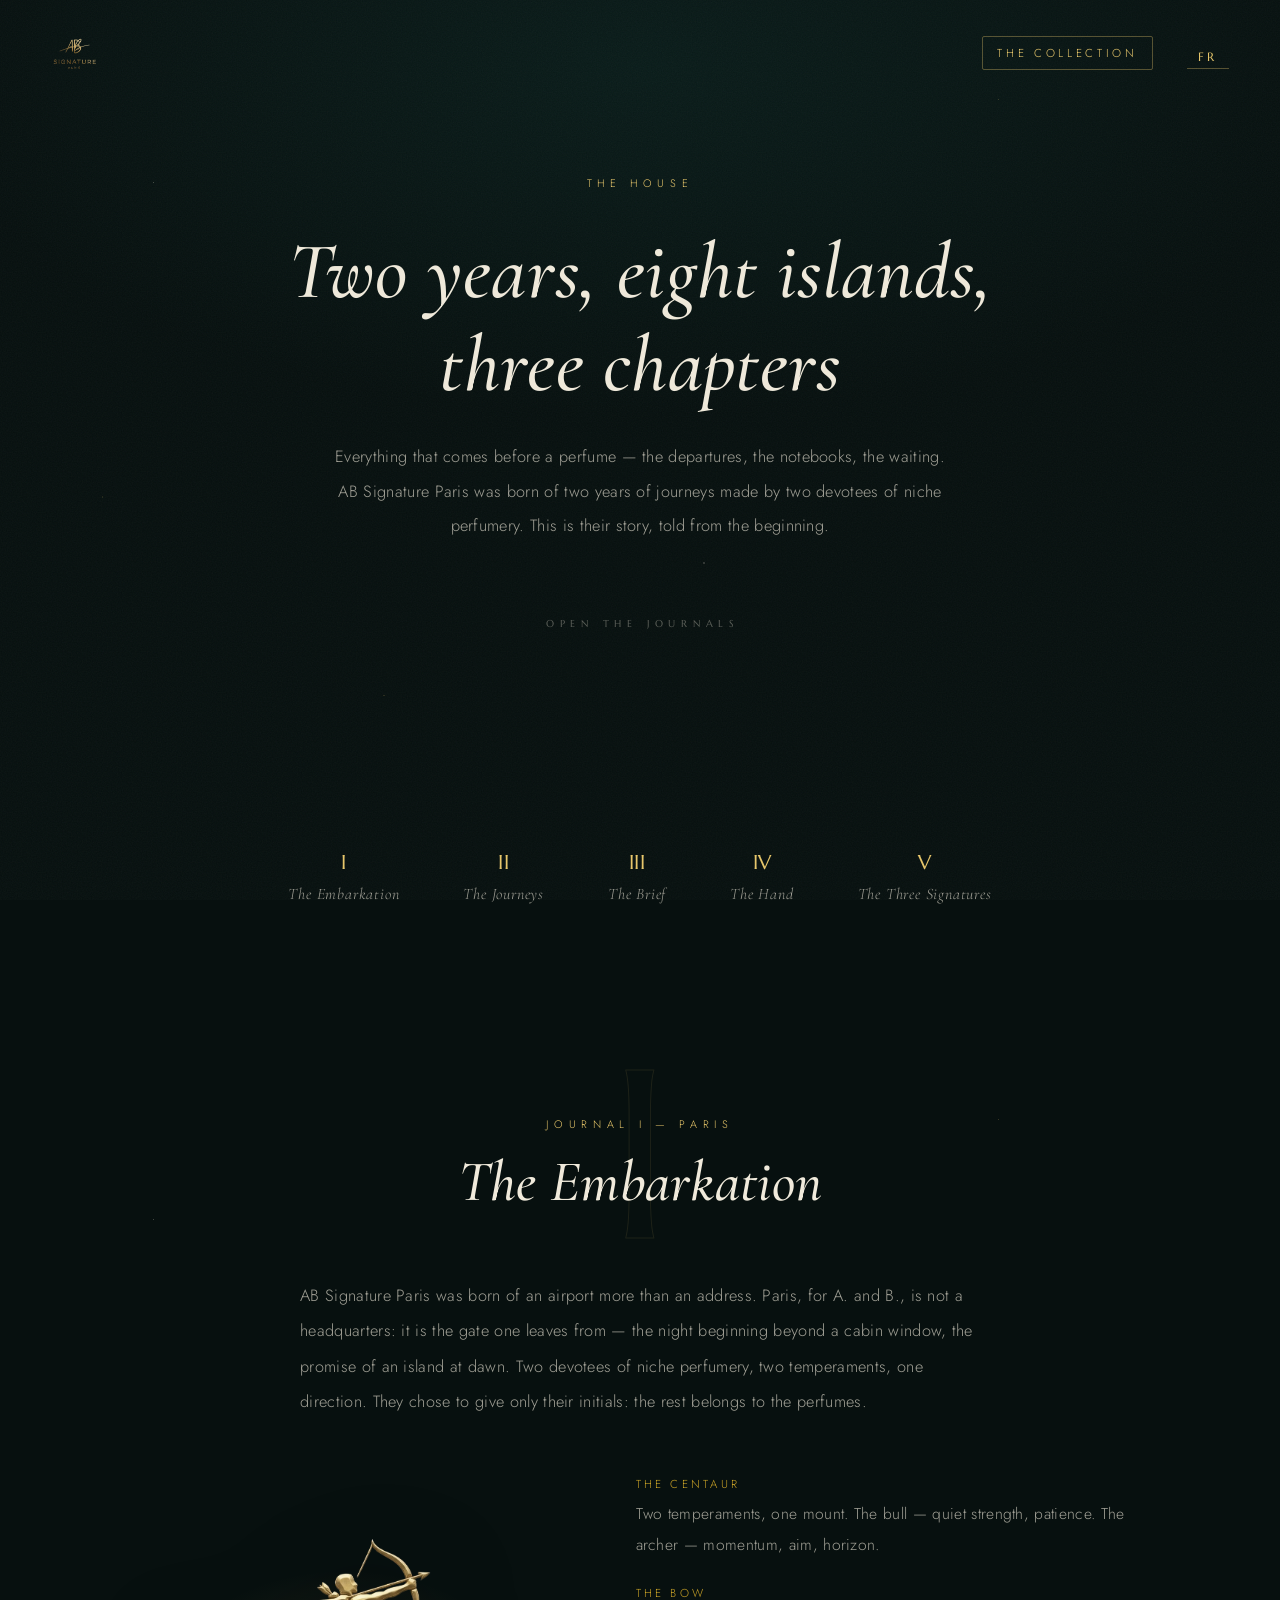
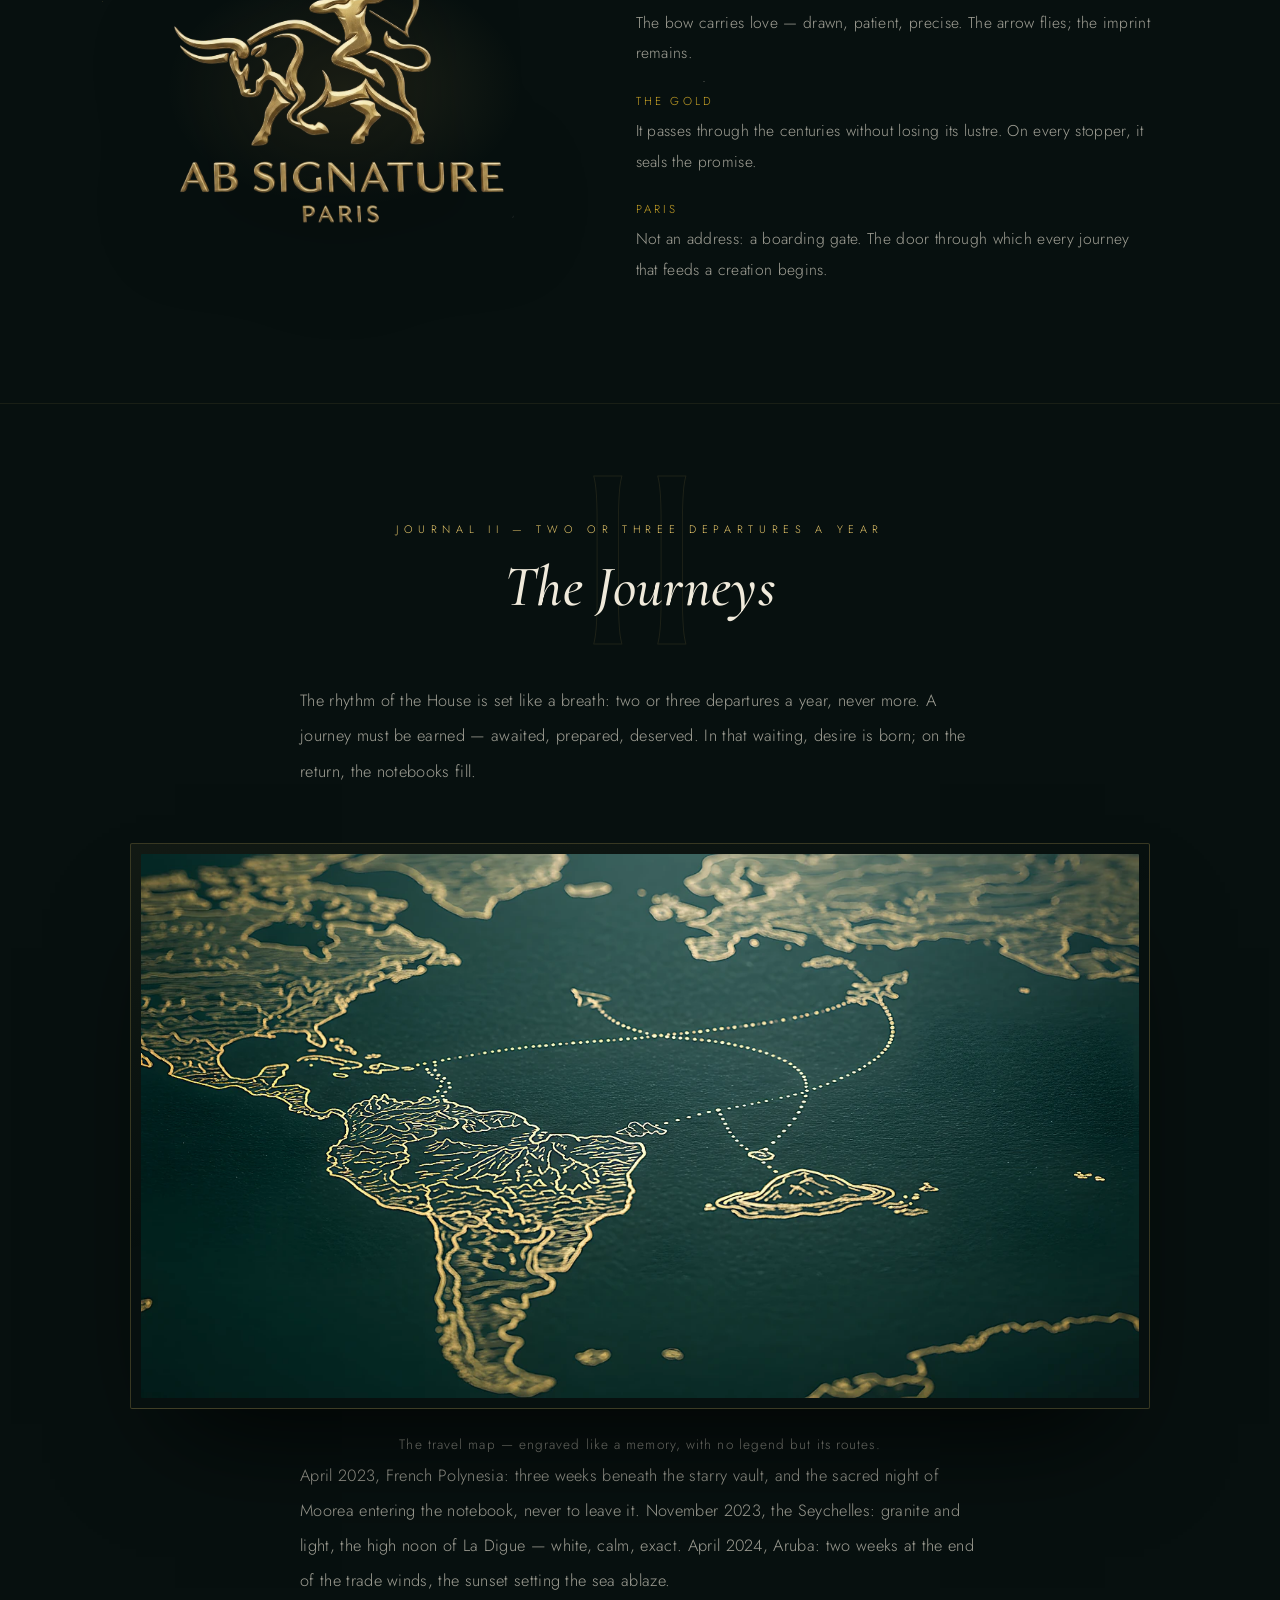
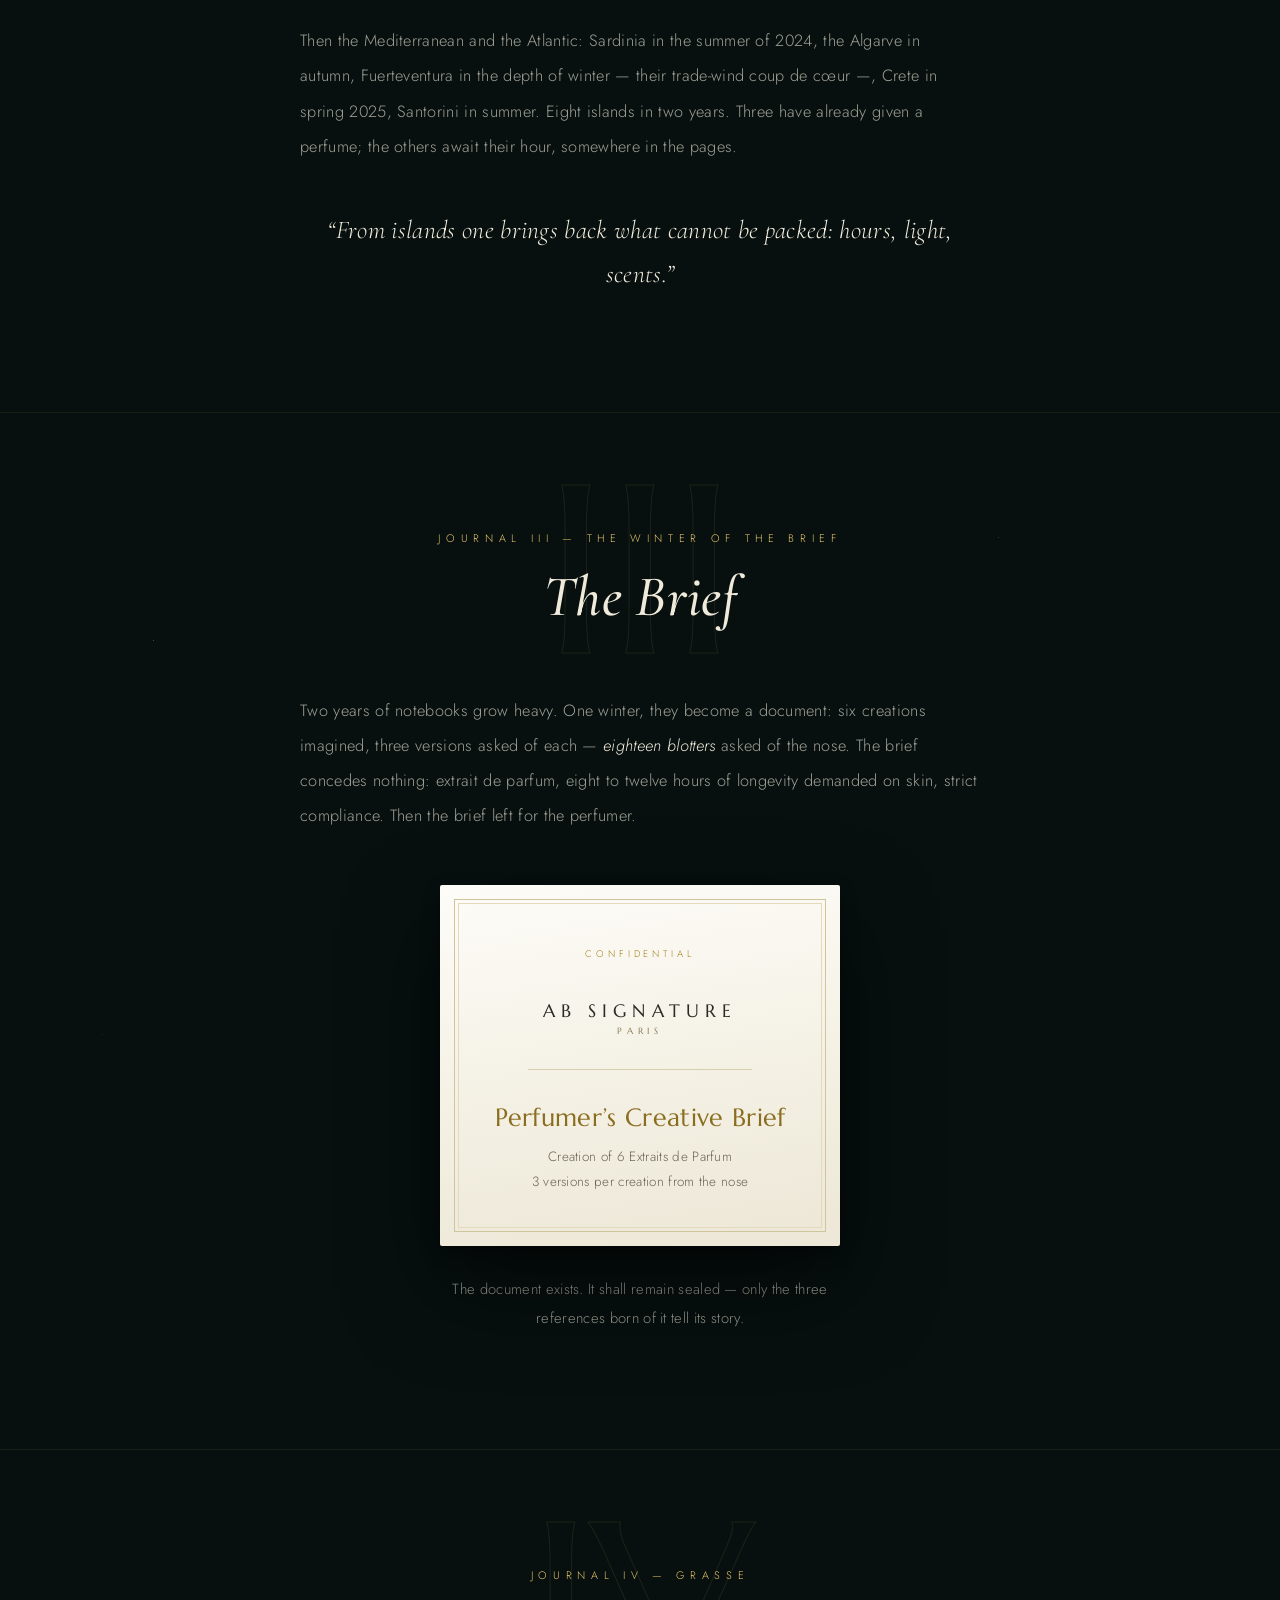
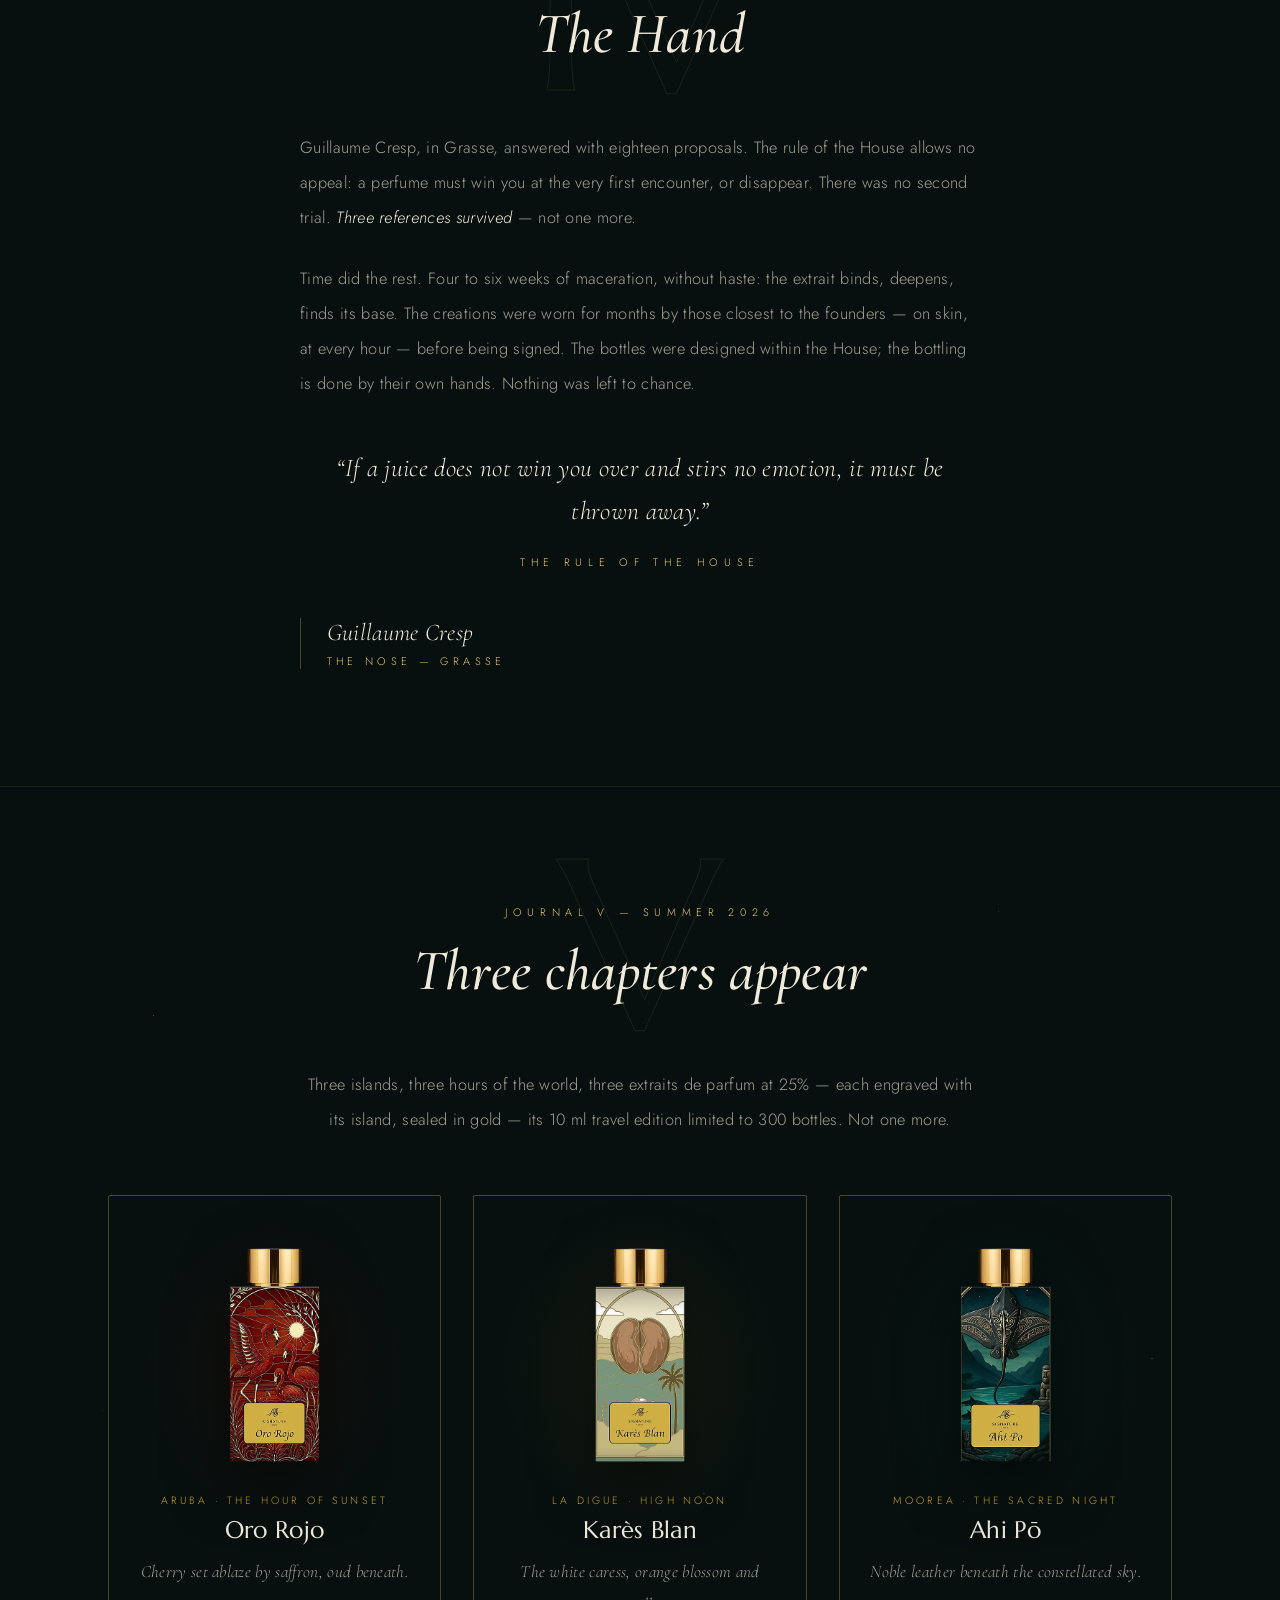
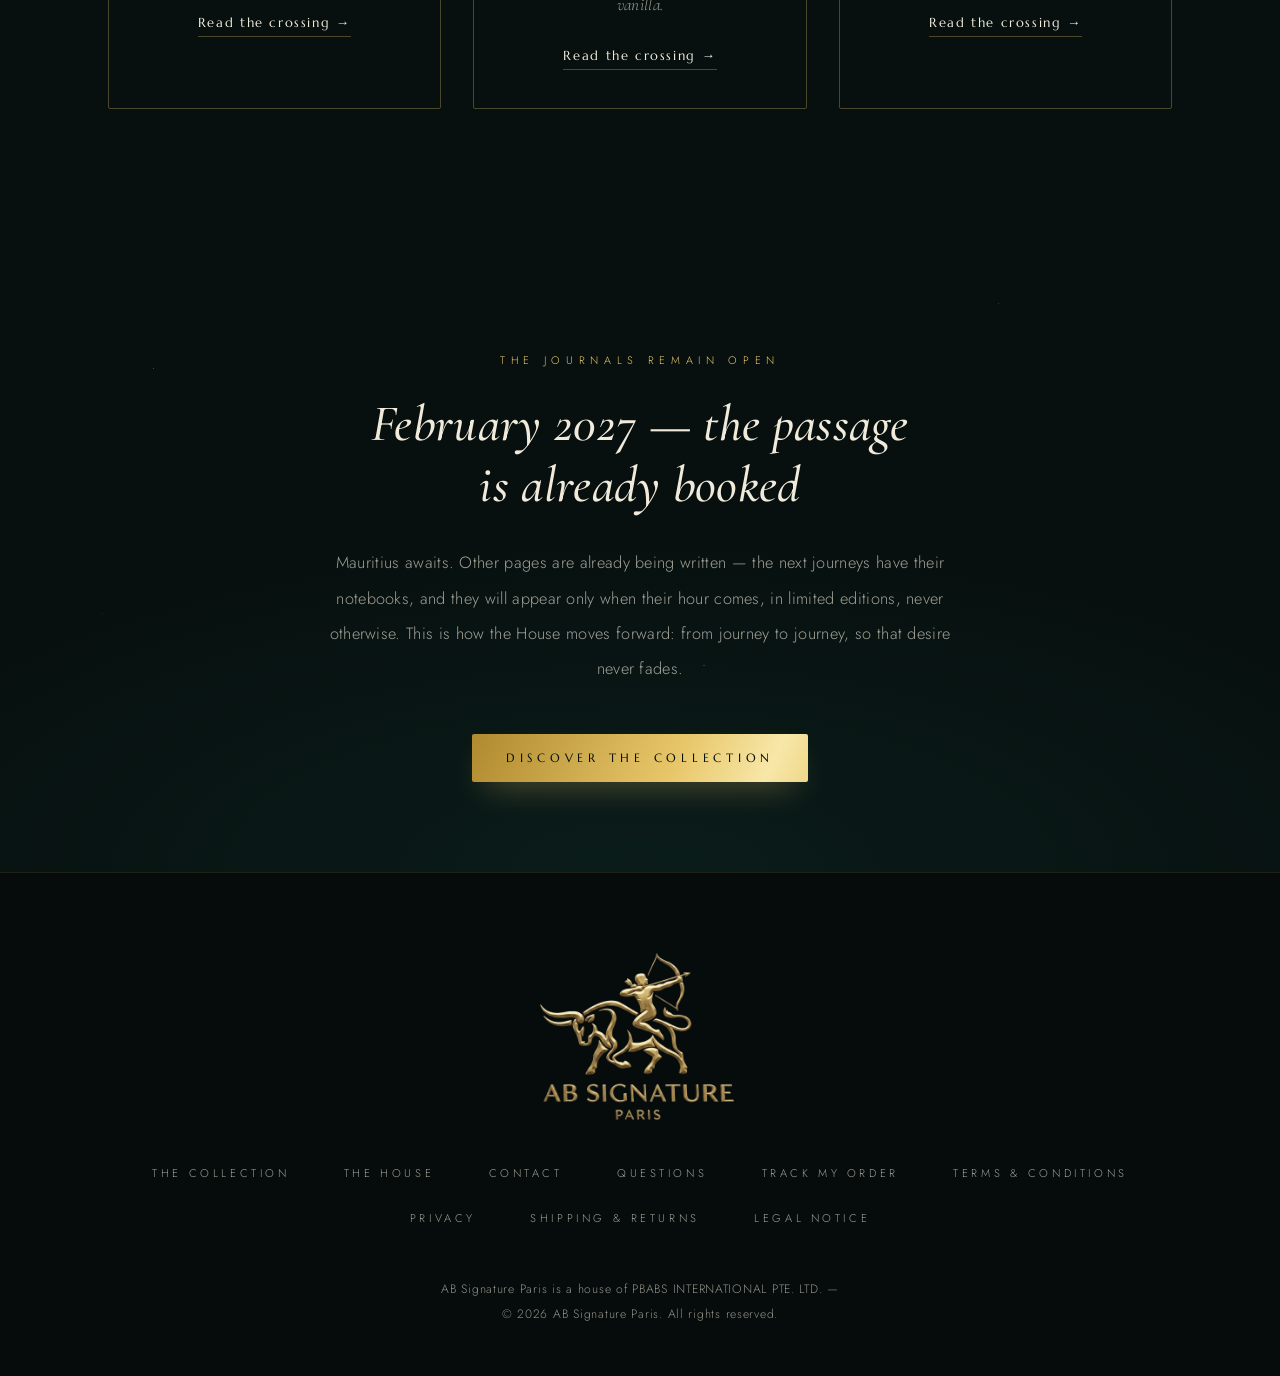
<file: en/maison/index.html>
<!DOCTYPE html>
<html lang="en">
<head>
<meta charset="UTF-8">
<meta name="viewport" content="width=device-width, initial-scale=1.0">
<title>The House — AB Signature Paris</title>
<meta name="description" content="Two years, eight islands, three chapters. The story of AB Signature Paris told from the beginning: the journeys, the sealed brief, the perfumer's hand in Grasse, and three signatures — the 10 ml travel edition limited to 300 bottles each.">
<link rel="canonical" href="https://www.absignatureparis.com/en/maison/">
<link rel="alternate" hreflang="fr" href="https://www.absignatureparis.com/maison/">
<link rel="alternate" hreflang="en" href="https://www.absignatureparis.com/en/maison/">
<link rel="alternate" hreflang="x-default" href="https://www.absignatureparis.com/maison/">
<link rel="icon" type="image/png" href="/assets/favicon.png">
<link rel="apple-touch-icon" href="/assets/apple-touch-icon.png">
<meta property="og:type" content="article">
<meta property="og:site_name" content="AB Signature Paris">
<meta property="og:title" content="The House — AB Signature Paris">
<meta property="og:description" content="Two years, eight islands, three chapters. The journeys, the sealed brief, the perfumer's hand — the story of the House, told by the two who lived it.">
<meta property="og:url" content="https://www.absignatureparis.com/en/maison/">
<meta property="og:image" content="https://www.absignatureparis.com/assets/og_carnets.jpg">
<meta property="og:image:width" content="1200">
<meta property="og:image:height" content="630">
<meta property="og:locale" content="en_US">
<meta property="og:locale:alternate" content="fr_FR">
<meta name="twitter:card" content="summary_large_image">
<link rel="preconnect" href="https://fonts.googleapis.com">
<link rel="preconnect" href="https://fonts.gstatic.com" crossorigin>
<link rel="preload" as="image" imagesrcset="/assets/carte_voyages-1408.webp 1408w, /assets/carte_voyages-2048.webp 2048w" imagesizes="(max-width: 1100px) 94vw, 1000px" fetchpriority="low">
<link rel="stylesheet" href="https://fonts.googleapis.com/css2?family=Marcellus&family=Cormorant+Garamond:ital,wght@0,400;0,500;0,600;1,400;1,500&family=Jost:wght@200;300;400&display=swap">
<script type="application/ld+json">{"@context":"https://schema.org","@graph":[{"@type":"AboutPage","@id":"https://www.absignatureparis.com/en/maison/#page","url":"https://www.absignatureparis.com/en/maison/","name":"The House — AB Signature Paris","inLanguage":"en","description":"The story of AB Signature Paris: two years of journeys (French Polynesia, the Seychelles, Aruba, Sardinia, the Algarve, Fuerteventura, Crete, Santorini), a brief of six creations in three versions each — eighteen blotters —, three references kept at the very first trial, four to six weeks of maceration, and three extraits de parfum composed in Grasse by Guillaume Cresp, each in a limited edition of 300 bottles in the 10 ml format.","about":{"@id":"https://www.absignatureparis.com/#maison"},"isPartOf":{"@id":"https://www.absignatureparis.com/#site"},"primaryImageOfPage":{"@type":"ImageObject","url":"https://www.absignatureparis.com/assets/carte_voyages.webp","caption":"The travel map of AB Signature Paris, engraved in gold upon the night"},"breadcrumb":{"@id":"https://www.absignatureparis.com/en/maison/#breadcrumb"}},{"@type":"BreadcrumbList","@id":"https://www.absignatureparis.com/en/maison/#breadcrumb","itemListElement":[{"@type":"ListItem","position":1,"name":"Home","item":"https://www.absignatureparis.com/en/"},{"@type":"ListItem","position":2,"name":"The House","item":"https://www.absignatureparis.com/en/maison/"}]},{"@type":["Organization","Brand"],"@id":"https://www.absignatureparis.com/#maison","name":"AB Signature Paris","url":"https://www.absignatureparis.com/","logo":"https://www.absignatureparis.com/assets/logo_or_hero_v2.webp","slogan":"Three islands, one single signature.","sameAs":["https://www.wikidata.org/wiki/Q140169513","https://www.instagram.com/absignatureparis/","https://www.fragrantica.com/designers/AB-Signature-Paris.html"]}]}</script>
<style>
/* ══════════════════════════════════════════════════════════════════════
   AB SIGNATURE PARIS — "The Journals of the House"
   Editorial object · single night skin, colour as glow never as block
   (feedback_enchainement_couleurs_vitrine) · mobile first. */
:root{
  --night:#07100f; --night-2:#0a1c1a;
  --ivory:#f0eadb; --ivory-60:rgba(240,234,219,.66); --ivory-35:rgba(240,234,219,.35);
  --gold-1:#6e521b; --gold-2:#b08a2e; --gold-3:#e8c76a; --gold-4:#f7e7a8;
  --gold-line:rgba(232,199,106,.30);
  --ease:cubic-bezier(.16,1,.3,1);
}
*{margin:0;padding:0;box-sizing:border-box}
html{scroll-behavior:smooth}
body{background:var(--night);color:var(--ivory);
  font-family:'Jost',sans-serif;font-weight:300;letter-spacing:.02em;
  overflow-x:hidden;-webkit-font-smoothing:antialiased}
::selection{background:var(--gold-3);color:var(--night)}
img{user-select:none;max-width:100%}
.gold{background:linear-gradient(105deg,
  var(--gold-1) 0%,var(--gold-2) 20%,var(--gold-3) 40%,var(--gold-4) 50%,
  var(--gold-3) 60%,#a87f28 80%,var(--gold-1) 100%);
  -webkit-background-clip:text;background-clip:text;
  -webkit-text-fill-color:transparent;color:var(--gold-3)}
body::after{content:'';position:fixed;inset:0;z-index:9000;pointer-events:none;opacity:.045;
  background-image:url("data:image/svg+xml,%3Csvg xmlns='http://www.w3.org/2000/svg' width='180' height='180'%3E%3Cfilter id='n'%3E%3CfeTurbulence type='fractalNoise' baseFrequency='0.8' numOctaves='2'/%3E%3C/filter%3E%3Crect width='100%25' height='100%25' filter='url(%23n)'/%3E%3C/svg%3E");
  background-size:180px}

/* ─── Navigation ─── */
nav{position:fixed;top:0;left:0;right:0;z-index:900;
  display:flex;align-items:center;justify-content:space-between;
  padding:1.5rem clamp(1.4rem,4vw,3.2rem);
  opacity:0;animation:fadein 1s var(--ease) .2s forwards;
  transition:background .6s,backdrop-filter .6s,padding .5s}
nav.is-scrolled{background:rgba(6,13,12,.78);backdrop-filter:blur(16px);
  padding-top:1rem;padding-bottom:1rem;
  border-bottom:1px solid rgba(232,199,106,.10)}
nav .nlogo{height:40px;display:block}
nav ul{display:flex;gap:clamp(1.1rem,2.6vw,2.5rem);list-style:none;align-items:center}
nav a{color:var(--ivory-60);text-decoration:none;font-size:.72rem;
  letter-spacing:.32em;text-transform:uppercase;transition:color .4s;
  padding:.56rem 0;display:inline-block}
nav a:hover,nav a[aria-current]{color:var(--gold-3)}
nav .bag{display:inline-flex;align-items:center;gap:.5rem;color:var(--gold-3);
  border:1px solid rgba(232,199,106,.35);padding:.5rem .9rem;border-radius:2px;
  transition:background .4s}
nav .bag:hover{background:rgba(232,199,106,.12)}
nav a.lang{color:var(--gold-3);font-family:'Marcellus',serif;letter-spacing:.3em;
  border-bottom:1px solid rgba(232,199,106,.35);padding:.8rem .7rem 4px}
@media(max-width:780px){nav ul li.hide-m{display:none}}
@keyframes fadein{to{opacity:1}}

/* ─── Rhythm / reveals ─── */
.wrap{max-width:1180px;margin:0 auto;padding:0 clamp(1.4rem,4.5vw,3.6rem)}
.eyebrow{font-size:.68rem;letter-spacing:.52em;text-transform:uppercase;color:var(--gold-3)}
.rv{opacity:0;transform:translateY(40px);
  transition:opacity 1.15s var(--ease),transform 1.15s var(--ease)}
.rv.is-in{opacity:1;transform:none}
.rv-d1{transition-delay:.1s}.rv-d2{transition-delay:.22s}
.rv-d3{transition-delay:.34s}.rv-d4{transition-delay:.46s}

/* ─── Discreet starfield ─── */
.sky{position:relative}
.sky::before{content:'';position:absolute;inset:0;pointer-events:none;opacity:.5;
  background-image:
    radial-gradient(1px 1px at 12% 22%,rgba(240,234,219,.5) 50%,transparent 51%),
    radial-gradient(1px 1px at 78% 12%,rgba(232,199,106,.42) 50%,transparent 51%),
    radial-gradient(1.5px 1.5px at 55% 68%,rgba(240,234,219,.34) 50%,transparent 51%),
    radial-gradient(1px 1px at 30% 84%,rgba(232,199,106,.3) 50%,transparent 51%),
    radial-gradient(1px 1px at 90% 55%,rgba(240,234,219,.4) 50%,transparent 51%),
    radial-gradient(1.5px 1.5px at 8% 60%,rgba(232,199,106,.25) 50%,transparent 51%)}

/* ─── Editorial hero ─── */
.hero{min-height:92vh;min-height:92svh;display:flex;flex-direction:column;
  align-items:center;justify-content:center;text-align:center;
  padding:8rem clamp(1.4rem,4.5vw,3.6rem) 5rem;
  background:
    radial-gradient(80% 60% at 50% 8%,var(--night-2) 0%,transparent 70%),
    linear-gradient(180deg,var(--night) 0%,var(--night) 100%)}
.hero h1{font-family:'Cormorant Garamond',serif;font-style:italic;font-weight:500;
  font-size:clamp(2.6rem,7vw,5rem);line-height:1.16;max-width:900px;margin:2.2rem 0 1.8rem}
.hero .lead{max-width:640px;color:var(--ivory-60);line-height:2.1;font-size:1.02rem}
.hero .scroll-cue{margin-top:4.6rem;display:flex;flex-direction:column;align-items:center;gap:1.1rem;
  font-family:'Marcellus',serif;font-size:.62rem;letter-spacing:.58em;text-indent:.58em;
  text-transform:uppercase;color:var(--ivory-35)}
.hero .scroll-cue .line{width:1px;height:54px;overflow:hidden;position:relative}
.hero .scroll-cue .line::after{content:'';position:absolute;left:0;top:-100%;width:100%;height:100%;
  background:linear-gradient(180deg,transparent,var(--gold-3));
  animation:drip 2.6s var(--ease) infinite}
@keyframes drip{0%{top:-100%}55%{top:0}100%{top:100%}}

/* ─── Contents ─── */
.toc{padding:1rem 0 5.5rem;text-align:center}
.toc ol{list-style:none;display:flex;flex-wrap:wrap;justify-content:center;
  gap:1.2rem clamp(1.6rem,4.5vw,3.6rem)}
.toc a{display:flex;flex-direction:column;align-items:center;gap:.55rem;
  color:var(--ivory-60);text-decoration:none;transition:color .45s;padding:.4rem .2rem}
.toc a:hover{color:var(--gold-3)}
.toc .n{font-family:'Marcellus',serif;font-size:1.25rem;color:var(--gold-3)}
.toc .t{font-family:'Cormorant Garamond',serif;font-style:italic;font-size:1rem;letter-spacing:.05em}

/* ─── Journals (editorial chapters) ─── */
.carnet{padding:clamp(6rem,13vh,10rem) 0;position:relative}
.carnet+.carnet{border-top:1px solid rgba(232,199,106,.08)}
.carnet .head{position:relative;text-align:center;margin-bottom:clamp(3rem,7vh,5rem)}
.carnet .head .ghost{position:absolute;left:50%;top:50%;transform:translate(-50%,-54%);
  font-family:'Marcellus',serif;font-size:clamp(7rem,22vw,15rem);line-height:1;
  color:transparent;-webkit-text-stroke:1px rgba(232,199,106,.10);pointer-events:none;
  user-select:none}
.carnet .head .eyebrow{display:block;margin-bottom:1.1rem}
.carnet .head h2{font-family:'Cormorant Garamond',serif;font-style:italic;font-weight:500;
  font-size:clamp(2.2rem,5vw,3.6rem);line-height:1.15}
.carnet .prose{max-width:680px;margin:0 auto;color:var(--ivory-60);
  line-height:2.15;font-size:1.02rem}
.carnet .prose p+p{margin-top:1.6rem}
.carnet .prose em{color:var(--ivory);font-style:italic}
.carnet .quote{font-family:'Cormorant Garamond',serif;font-style:italic;
  font-size:clamp(1.25rem,2.4vw,1.6rem);line-height:1.7;color:var(--ivory);
  max-width:640px;margin:2.8rem auto 0;text-align:center}
.carnet .quote::before{content:'\201C'}.carnet .quote::after{content:'\201D'}

/* Journal I — emblem */
.embleme{display:grid;grid-template-columns:minmax(0,5fr) minmax(0,6fr);
  gap:clamp(2.6rem,6vw,5.5rem);align-items:center;max-width:1020px;margin:0 auto}
@media(max-width:900px){.embleme{grid-template-columns:1fr;gap:3rem}}
.embleme .fig{position:relative;justify-self:center;width:min(64vw,340px)}
.embleme .fig::after{content:'';position:absolute;inset:-12% -18%;z-index:-1;
  background:radial-gradient(55% 48% at 50% 52%,rgba(232,199,106,.12) 0%,transparent 70%)}
.embleme .fig img{display:block;width:100%;
  filter:drop-shadow(0 24px 44px rgba(0,0,0,.6))}
.symlist{margin:0}
.symlist dt{font-size:.72rem;letter-spacing:.28em;text-transform:uppercase;color:#c9a227;margin-top:1.5rem}
.symlist dt:first-child{margin-top:0}
.symlist dd{margin:.45rem 0 0;color:var(--ivory-60);line-height:1.95;font-size:.98rem}

/* Journal II — travel map */
.carte{max-width:1020px;margin:3.4rem auto 0}
.carte .cadre{position:relative;border:1px solid rgba(232,199,106,.22);padding:10px;border-radius:2px;
  background:linear-gradient(160deg,rgba(232,199,106,.05),transparent 45%);
  box-shadow:0 60px 110px -45px rgba(0,0,0,.85)}
.carte img{display:block;width:100%;height:auto;border-radius:1px}
.carte figcaption{margin-top:1.4rem;text-align:center;color:rgba(240,234,219,.58);
  font-size:.85rem;letter-spacing:.08em;line-height:1.9}
/* mobile: the map keeps its ratio but gains presence — crop on the heart
   (routes, engraved island), never stretched */
@media(max-width:700px){.carte img{aspect-ratio:5/4;object-fit:cover;object-position:56% 38%}}
.escales{max-width:680px;margin:3.4rem auto 0}

/* Journal III — brief artefact */
.doc{max-width:400px;margin:3.2rem auto 0;position:relative;
  background:linear-gradient(172deg,#fdfcf8,#f3efe2 60%,#ece7d6);color:#2a2a26;
  padding:3.9rem 2.5rem 3.2rem;text-align:center;border-radius:2px;
  box-shadow:0 40px 90px rgba(0,0,0,.55),0 6px 18px rgba(0,0,0,.3);transform:rotate(-.6deg)}
.doc::before{content:"";position:absolute;inset:14px;border:1px solid #cfc49e;pointer-events:none}
.doc::after{content:"";position:absolute;inset:18px;border:1px solid #e2dabb;pointer-events:none}
.doc .conf{font-size:.6rem;letter-spacing:.4em;color:#a08018;text-transform:uppercase;margin-bottom:2.4rem}
.doc .bmk{font-family:'Marcellus',serif;font-size:1.1rem;letter-spacing:.35em}
.doc .bmk small{display:block;font-size:.58rem;letter-spacing:.5em;color:#8a7b52;margin-top:.2rem}
.doc hr{border:none;border-top:1px solid #d8cfae;margin:2rem auto;width:70%}
.doc .bt{font-family:'Marcellus',serif;font-size:1.55rem;color:#8a6d1f;margin-bottom:.7rem}
.doc .bs{font-size:.84rem;color:#6a6350;line-height:1.9}
.doc-cap{max-width:430px;margin:1.8rem auto 0;text-align:center;color:var(--ivory-60);
  font-size:.92rem;line-height:1.95}

/* Journal IV — the nose */
.nez{max-width:680px;margin:3rem auto 0;border-left:1px solid var(--gold-line);padding-left:1.6rem}
.nez .who{font-family:'Cormorant Garamond',serif;font-style:italic;font-size:1.5rem;color:var(--ivory)}
.nez .role{font-size:.68rem;letter-spacing:.4em;text-transform:uppercase;color:var(--gold-3);margin-top:.4rem}

/* Journal V — the three signatures */
.sig-grid{display:grid;grid-template-columns:repeat(3,1fr);gap:2rem;max-width:1080px;margin:3.6rem auto 0}
@media(max-width:900px){.sig-grid{grid-template-columns:1fr;max-width:460px}}
.sig-card{position:relative;border:1px solid var(--gold-line);border-radius:2px;
  padding:2.8rem 1.6rem 2.4rem;text-align:center;overflow:hidden;
  transition:transform .6s ease,border-color .6s ease;display:block;text-decoration:none}
.sig-card:hover{transform:translateY(-6px);border-color:#c9a227}
.sig-card .halo{position:absolute;inset:0;pointer-events:none}
.halo-oro{background:radial-gradient(ellipse 60% 45% at 50% 34%,rgba(122,20,8,.12),transparent 70%)}
.halo-kb{background:radial-gradient(ellipse 60% 45% at 50% 34%,rgba(176,138,46,.10),transparent 70%)}
.halo-ahi{background:radial-gradient(ellipse 60% 45% at 50% 34%,rgba(1,58,52,.14),transparent 70%)}
.sig-card img{position:relative;height:230px;width:auto;margin:0 auto 1.4rem;display:block;
  filter:drop-shadow(0 20px 30px rgba(0,0,0,.5))}
.sig-card .hour{font-size:.66rem;letter-spacing:.3em;text-transform:uppercase;color:#c9a227;margin-bottom:.45rem}
.sig-card .name{font-family:'Marcellus',serif;font-size:1.5rem;color:var(--ivory);margin-bottom:.7rem}
.sig-card .line{color:var(--ivory-60);line-height:1.9;max-width:300px;margin:0 auto 1.3rem;
  font-family:'Cormorant Garamond',serif;font-style:italic;font-size:1.08rem}
.sig-card .cta{display:inline-block;font-family:'Marcellus',serif;font-size:.84rem;letter-spacing:.12em;
  color:var(--ivory);border-bottom:1px solid var(--gold-line);padding-bottom:.32rem;transition:opacity .4s}
.sig-card:hover .cta{opacity:.7}

/* ─── Epilogue ─── */
.epilogue{padding:clamp(6rem,14vh,11rem) 0 clamp(5rem,10vh,8rem);text-align:center;
  background:radial-gradient(90% 70% at 50% 100%,var(--night-2) 0%,var(--night) 75%)}
.epilogue h2{font-family:'Cormorant Garamond',serif;font-style:italic;font-weight:500;
  font-size:clamp(2rem,4.6vw,3.2rem);line-height:1.2;margin:1.6rem auto 1.8rem;max-width:820px}
.epilogue .prose{max-width:640px;margin:0 auto;color:var(--ivory-60);line-height:2.15;font-size:1.02rem}
.btn{display:inline-flex;align-items:center;gap:.85rem;margin-top:3rem;
  font-family:'Marcellus',serif;font-size:.78rem;letter-spacing:.38em;text-transform:uppercase;
  color:var(--night);text-decoration:none;padding:1.05rem 2.1rem;border-radius:2px;
  background:linear-gradient(115deg,var(--gold-2) 0%,var(--gold-3) 35%,var(--gold-4) 50%,var(--gold-3) 65%,var(--gold-2) 100%);
  background-size:180% 100%;
  transition:background-position .8s var(--ease),transform .5s var(--ease),box-shadow .5s;
  box-shadow:0 14px 34px -14px rgba(232,199,106,.45)}
.btn:hover{background-position:100% 0;transform:translateY(-2px);
  box-shadow:0 20px 42px -14px rgba(232,199,106,.55)}

/* ─── Footer ─── */
footer{border-top:1px solid rgba(232,199,106,.12);
  padding:5rem 0 3rem;text-align:center;background:#050c0b}
footer .flogo{width:200px;margin:0 auto 2rem;display:block}
footer .links{display:flex;gap:.2rem 3.4rem;justify-content:center;margin:0 0 2.4rem;flex-wrap:wrap}
footer .links a{color:var(--ivory-60);text-decoration:none;font-size:.7rem;
  letter-spacing:.32em;text-transform:uppercase;transition:color .4s;
  padding:.8rem 0;display:inline-block}
footer .links a:hover{color:var(--gold-3)}
footer .legal{font-size:.76rem;color:rgba(240,234,219,.60);letter-spacing:.06em;line-height:2.1}

/* ─── Mobile type ─── */
@media(max-width:700px){
  .carnet .prose,.epilogue .prose,.hero .lead{font-size:1.08rem;line-height:2.05}
  .symlist dd{font-size:1.05rem}
  .eyebrow{font-size:.73rem;letter-spacing:.42em}
  nav a{font-size:.78rem}
  .toc .t{font-size:1.05rem}
  .carte figcaption{font-size:.9rem}
  .doc-cap{font-size:.98rem}
  .sig-card .line{font-size:1.14rem}
  footer .links a{font-size:.78rem}
  footer .legal{font-size:.8rem}
}
@media (prefers-reduced-motion:reduce){
  *,*::before,*::after{animation:none!important;transition:none!important}
  html{scroll-behavior:auto}
  .rv{opacity:1;transform:none}
  nav{opacity:1!important}
}
/* Nav téléphone : libellés sur UNE ligne (constat 23/07 : « LA COLLECTION »/« LA MAISON » coupés en deux) */
@media(max-width:780px){nav a{white-space:nowrap}nav a.bag{font-size:.82rem;padding:.6rem 1.05rem}
nav{transition:background .6s,backdrop-filter .6s,padding .5s,transform .5s var(--ease),opacity .5s var(--ease)}
nav.is-away{transform:translateY(-110%);opacity:0;pointer-events:none}}
@media(max-width:520px){nav{padding-left:1rem;padding-right:1rem}nav ul{gap:.8rem}nav a{letter-spacing:.18em}nav .bag{padding:.5rem .7rem}}
</style>
</head>
<body>

<!-- Navigation -->
<nav id="nav">
  <a href="/en/" aria-label="Home"><img class="nlogo" src="/assets/logo_or_nav.webp" alt="AB Signature Paris"></a>
  <ul>
    <li><a class="bag" href="/en/">The Collection</a></li>
    <li><a class="lang" href="/maison/" title="Version fran&ccedil;aise">FR</a></li>
  </ul>
</nav>

<!-- EDITORIAL HERO -->
<header class="hero sky">
  <div class="eyebrow rv is-in">The House</div>
  <h1 class="rv is-in rv-d1">Two years, eight islands,<br>three chapters</h1>
  <p class="lead rv is-in rv-d2">Everything that comes before a perfume&nbsp;&mdash; the departures, the
  notebooks, the waiting. AB&nbsp;Signature&nbsp;Paris was born of two years of journeys made by two
  devotees of niche perfumery. This is their story, told from the beginning.</p>
  <div class="scroll-cue rv is-in rv-d3"><span>Open the journals</span><span class="line"></span></div>
</header>

<!-- CONTENTS -->
<section class="toc" aria-label="Contents">
  <ol>
    <li><a href="#embarquement"><span class="n">I</span><span class="t">The Embarkation</span></a></li>
    <li><a href="#voyages"><span class="n">II</span><span class="t">The Journeys</span></a></li>
    <li><a href="#brief"><span class="n">III</span><span class="t">The Brief</span></a></li>
    <li><a href="#main"><span class="n">IV</span><span class="t">The Hand</span></a></li>
    <li><a href="#signatures"><span class="n">V</span><span class="t">The Three Signatures</span></a></li>
  </ol>
</section>

<main>

<!-- JOURNAL I — THE BOARDING -->
<section class="carnet sky" id="embarquement">
  <div class="wrap">
    <div class="head rv">
      <span class="ghost" aria-hidden="true">I</span>
      <span class="eyebrow">Journal I &mdash; Paris</span>
      <h2>The Embarkation</h2>
    </div>
    <div class="prose rv rv-d1">
      <p>AB&nbsp;Signature&nbsp;Paris was born of an airport more than an address. Paris, for A. and B.,
      is not a headquarters: it is the gate one leaves from&nbsp;&mdash; the night beginning beyond
      a cabin window, the promise of an island at dawn. Two devotees of niche perfumery, two temperaments,
      one direction. They chose to give only their initials: the rest belongs to the perfumes.</p>
    </div>
    <div class="embleme" style="margin-top:3.6rem">
      <div class="fig rv rv-d2">
        <img src="/assets/logo_or_hero_v2.webp" alt="Emblem of AB Signature Paris &mdash; the golden centaur with drawn bow" loading="lazy" decoding="async">
      </div>
      <dl class="symlist rv rv-d3">
        <dt>The Centaur</dt>
        <dd>Two temperaments, one mount. The bull&nbsp;&mdash; quiet strength, patience. The
        archer&nbsp;&mdash; momentum, aim, horizon.</dd>
        <dt>The Bow</dt>
        <dd>The bow carries love&nbsp;&mdash; drawn, patient, precise. The arrow flies; the
        imprint remains.</dd>
        <dt>The Gold</dt>
        <dd>It passes through the centuries without losing its lustre. On every stopper, it seals the promise.</dd>
        <dt>Paris</dt>
        <dd>Not an address: a boarding gate. The door through which every journey that feeds a
        creation begins.</dd>
      </dl>
    </div>
  </div>
</section>

<!-- JOURNAL II — THE JOURNEYS -->
<section class="carnet" id="voyages">
  <div class="wrap">
    <div class="head rv">
      <span class="ghost" aria-hidden="true">II</span>
      <span class="eyebrow">Journal II &mdash; Two or three departures a year</span>
      <h2>The Journeys</h2>
    </div>
    <div class="prose rv rv-d1">
      <p>The rhythm of the House is set like a breath: two or three departures a year, never more.
      A journey must be earned&nbsp;&mdash; awaited, prepared, deserved. In that waiting, desire is
      born; on the return, the notebooks fill.</p>
    </div>
    <figure class="carte rv rv-d2">
      <div class="cadre">
        <img src="/assets/carte_voyages-1408.webp"
             srcset="/assets/carte_voyages-1408.webp 1408w, /assets/carte_voyages-2048.webp 2048w"
             sizes="(max-width: 1100px) 94vw, 1000px"
             width="1408" height="768"
             alt="The travel map of AB Signature Paris &mdash; gold-stitched routes across an ocean of night" loading="lazy" decoding="async">
      </div>
      <figcaption>The travel map&nbsp;&mdash; engraved like a memory, with no legend but its routes.</figcaption>
    </figure>
    <div class="prose escales rv rv-d3">
      <p>April&nbsp;2023, French Polynesia: three weeks beneath the starry vault, and the sacred
      night of Moorea entering the notebook, never to leave it. November&nbsp;2023, the
      Seychelles: granite and light, the high noon of La&nbsp;Digue&nbsp;&mdash; white, calm,
      exact. April&nbsp;2024, Aruba: two weeks at the end of the trade winds, the sunset setting
      the sea ablaze.</p>
      <p>Then the Mediterranean and the Atlantic: Sardinia in the summer of&nbsp;2024, the Algarve
      in autumn, Fuerteventura in the depth of winter&nbsp;&mdash; their trade-wind coup de c&oelig;ur&nbsp;&mdash;, Crete in spring&nbsp;2025, Santorini in summer. Eight islands in two years.
      Three have already given a perfume; the others await their hour, somewhere in the pages.</p>
    </div>
    <p class="quote rv rv-d4">From islands one brings back what cannot be packed: hours, light,
    scents.</p>
  </div>
</section>

<!-- JOURNAL III — THE BRIEF -->
<section class="carnet sky" id="brief">
  <div class="wrap">
    <div class="head rv">
      <span class="ghost" aria-hidden="true">III</span>
      <span class="eyebrow">Journal III &mdash; The winter of the brief</span>
      <h2>The Brief</h2>
    </div>
    <div class="prose rv rv-d1">
      <p>Two years of notebooks grow heavy. One winter, they become a document: six creations
      imagined, three versions asked of each&nbsp;&mdash; <em>eighteen blotters</em> asked of the
      nose. The brief concedes nothing: extrait de parfum, eight to twelve hours of longevity
      demanded on skin, strict compliance. Then the brief left for the perfumer.</p>
    </div>
    <div class="doc rv rv-d2">
      <div class="conf">Confidential</div>
      <div class="bmk">AB SIGNATURE<small>PARIS</small></div>
      <hr>
      <div class="bt">Perfumer&rsquo;s Creative Brief</div>
      <div class="bs">Creation of 6 Extraits de Parfum<br>3 versions per creation from the nose</div>
    </div>
    <p class="doc-cap rv rv-d3">The document exists. It shall remain sealed&nbsp;&mdash; only the three
    references born of it tell its story.</p>
  </div>
</section>

<!-- JOURNAL IV — THE HAND -->
<section class="carnet" id="main">
  <div class="wrap">
    <div class="head rv">
      <span class="ghost" aria-hidden="true">IV</span>
      <span class="eyebrow">Journal IV &mdash; Grasse</span>
      <h2>The Hand</h2>
    </div>
    <div class="prose rv rv-d1">
      <p>Guillaume Cresp, in Grasse, answered with eighteen proposals. The rule of the House allows
      no appeal: a perfume must win you at the very first encounter, or disappear. There was no
      second trial. <em>Three references survived</em>&nbsp;&mdash; not one more.</p>
      <p>Time did the rest. Four to six weeks of maceration, without haste: the extrait binds,
      deepens, finds its base. The creations were worn for months by those closest to the
      founders&nbsp;&mdash; on skin, at every hour&nbsp;&mdash; before being signed. The bottles were
      designed within the House; the bottling is done by their own hands. Nothing was left to
      chance.</p>
    </div>
    <p class="quote rv rv-d2">If a juice does not win you over and stirs no emotion, it must be thrown
    away.</p>
    <div class="eyebrow rv rv-d2" style="display:block;text-align:center;margin-top:1.3rem">The rule of the House</div>
    <div class="nez rv rv-d3">
      <div class="who">Guillaume Cresp</div>
      <div class="role">The nose &mdash; Grasse</div>
    </div>
  </div>
</section>

<!-- JOURNAL V — THE THREE SIGNATURES -->
<section class="carnet sky" id="signatures">
  <div class="wrap">
    <div class="head rv">
      <span class="ghost" aria-hidden="true">V</span>
      <span class="eyebrow">Journal V &mdash; Summer 2026</span>
      <h2>Three chapters appear</h2>
    </div>
    <div class="prose rv rv-d1" style="text-align:center">
      <p>Three islands, three hours of the world, three extraits de parfum at 25%&nbsp;&mdash;
      each engraved with its island, sealed in gold&nbsp;&mdash; its 10&nbsp;ml travel edition limited to 300&nbsp;bottles. Not one more.</p>
    </div>
    <div class="sig-grid">
      <a class="sig-card rv rv-d1" href="/us/products/ab-signature-paris-oro-rojo-extrait-de-parfum">
        <div class="halo halo-oro"></div>
        <img src="/assets/oro-front-detoure-640.webp" alt="Oro Rojo &mdash; bottle engraved with Aruba" loading="lazy" decoding="async">
        <div class="hour">Aruba &middot; The hour of sunset</div>
        <div class="name">Oro Rojo</div>
        <p class="line">Cherry set ablaze by saffron, oud beneath.</p>
        <span class="cta">Read the crossing &rarr;</span>
      </a>
      <a class="sig-card rv rv-d2" href="/us/products/ab-signature-paris-kares-blan-extrait-de-parfum">
        <div class="halo halo-kb"></div>
        <img src="/assets/kb-front-detoure-640.webp" alt="Kar&egrave;s Blan &mdash; bottle engraved with La Digue" loading="lazy" decoding="async">
        <div class="hour">La Digue &middot; High noon</div>
        <div class="name">Kar&egrave;s Blan</div>
        <p class="line">The white caress, orange blossom and vanilla.</p>
        <span class="cta">Read the crossing &rarr;</span>
      </a>
      <a class="sig-card rv rv-d3" href="/us/products/ab-signature-paris-ahi-po-extrait-de-parfum">
        <div class="halo halo-ahi"></div>
        <img src="/assets/ahi-front-detoure-640.webp" alt="Ahi P&#333; &mdash; bottle engraved with Moorea" loading="lazy" decoding="async">
        <div class="hour">Moorea &middot; The sacred night</div>
        <div class="name">Ahi P&#333;</div>
        <p class="line">Noble leather beneath the constellated sky.</p>
        <span class="cta">Read the crossing &rarr;</span>
      </a>
    </div>
  </div>
</section>

<!-- EPILOGUE -->
<section class="epilogue sky">
  <div class="wrap">
    <div class="eyebrow rv">The journals remain open</div>
    <h2 class="rv rv-d1">February 2027&nbsp;&mdash; the passage<br>is already booked</h2>
    <div class="prose rv rv-d2">
      <p>Mauritius awaits. Other pages are already being written&nbsp;&mdash; the next journeys have
      their notebooks, and they will appear only when their hour comes, in limited editions, never
      otherwise. This is how the House moves forward: from journey to journey, so that desire
      never fades.</p>
    </div>
    <a class="btn rv rv-d3" href="/en/">Discover the collection</a>
  </div>
</section>

</main>

<!-- FOOTER -->
<footer>
  <div class="wrap">
    <img class="flogo" src="/assets/logo_or_hero_v2.webp" alt="AB Signature Paris" loading="lazy" decoding="async">
    <div class="links">
      <a href="/en/">The Collection</a>
      <a href="/en/maison/">The House</a>
      <a href="mailto:contact@absignatureparis.com">Contact</a>
      <a href="/en/questions.html">Questions</a>
      <a href="/us/suivi">Track my order</a>
      <a href="/us/content/cgv">Terms &amp; conditions</a>
      <a href="/us/content/confidentialite">Privacy</a>
      <a href="/us/content/livraison">Shipping &amp; returns</a>
      <a href="/en/legal-notice.html">Legal notice</a>
    </div>
    <div class="legal">
      AB Signature Paris is a house of PBABS INTERNATIONAL PTE.&nbsp;LTD.&nbsp;&mdash;<br>
      &copy; 2026 AB Signature Paris. All rights reserved.
    </div>
  </div>
</footer>

<script>
/* Nav on scroll */
const nav = document.getElementById('nav');
addEventListener('scroll', () => nav.classList.toggle('is-scrolled', scrollY > 60), {passive:true});
/* Téléphone : la barre s'efface pendant le défilement et revient à l'arrêt (Benoit 23/07).
   Jamais masquée près du haut de page. */
if (matchMedia('(max-width:780px)').matches) {
  let navTimer = null;
  addEventListener('scroll', () => {
    if (scrollY < 90) { nav.classList.remove('is-away'); clearTimeout(navTimer); return; }
    nav.classList.add('is-away');
    clearTimeout(navTimer);
    navTimer = setTimeout(() => nav.classList.remove('is-away'), 280);
  }, { passive: true });
}
/* Reveals + safety net (same grammar as the home page) */
const io = new IntersectionObserver(es => es.forEach(e => {
  if (e.isIntersecting){ e.target.classList.add('is-in'); io.unobserve(e.target); }
}), {threshold:.08, rootMargin:'0px 0px -4% 0px'});
document.querySelectorAll('.rv:not(.is-in)').forEach(el => io.observe(el));
const rvTick = setInterval(() => {
  const restants = document.querySelectorAll('.rv:not(.is-in)');
  if (!restants.length) { clearInterval(rvTick); return; }
  restants.forEach(el => {
    const r = el.getBoundingClientRect();
    if (r.top < innerHeight * .92 && r.bottom > 0) el.classList.add('is-in');
  });
}, 900);
</script>
<script>
/* Préchauffage des images différées : dès qu'une section approche (1400 px),
   le chargement passe en immédiat — l'image est là AVANT le regard
   (retour Benoit 23/07 : « les images mettent trop de temps à apparaître »). */
(function(){
  var imgs = document.querySelectorAll('img[loading="lazy"]');
  if (!('IntersectionObserver' in window)) { imgs.forEach(function(i){ i.loading = 'eager'; }); return; }
  var io = new IntersectionObserver(function(es){
    es.forEach(function(e){ if (e.isIntersecting) { e.target.loading = 'eager'; io.unobserve(e.target); } });
  }, { rootMargin: '1400px' });
  imgs.forEach(function(i){ io.observe(i); });
})();
</script>
</body>
</html>
</file>
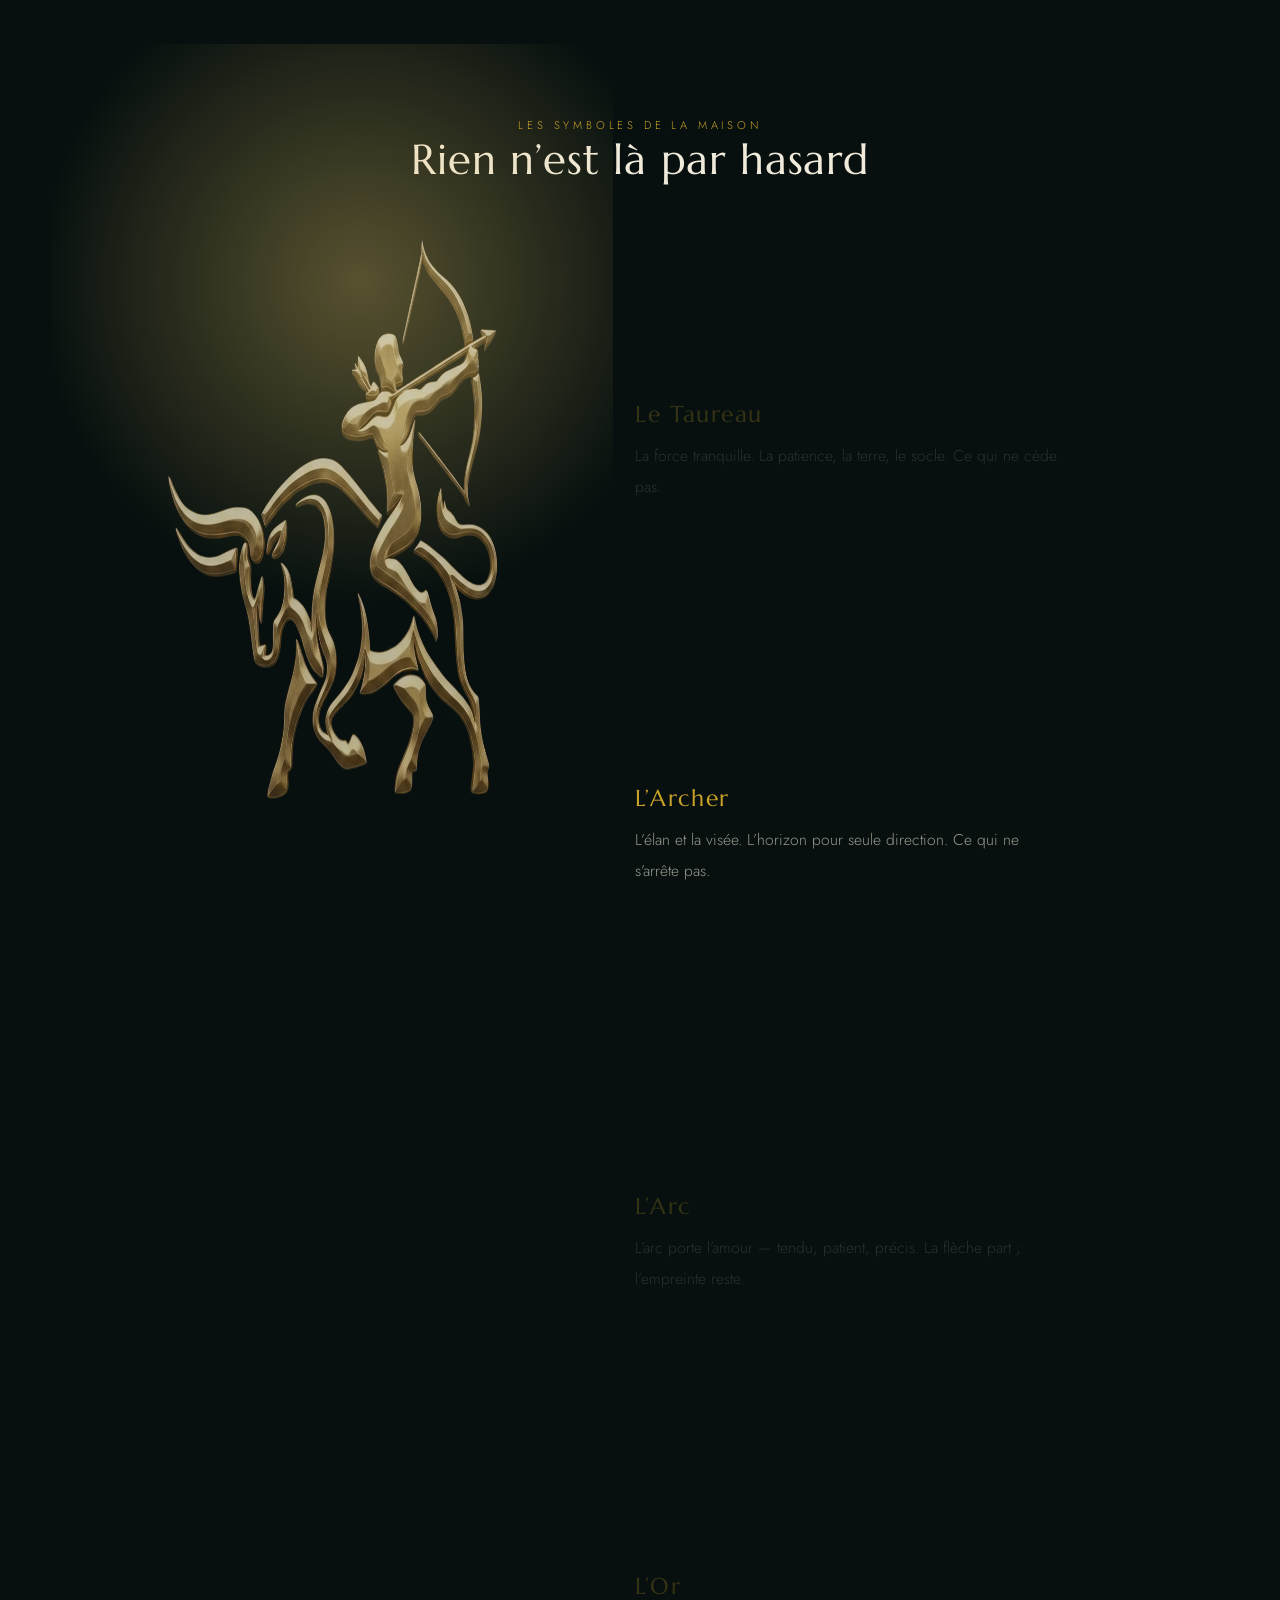
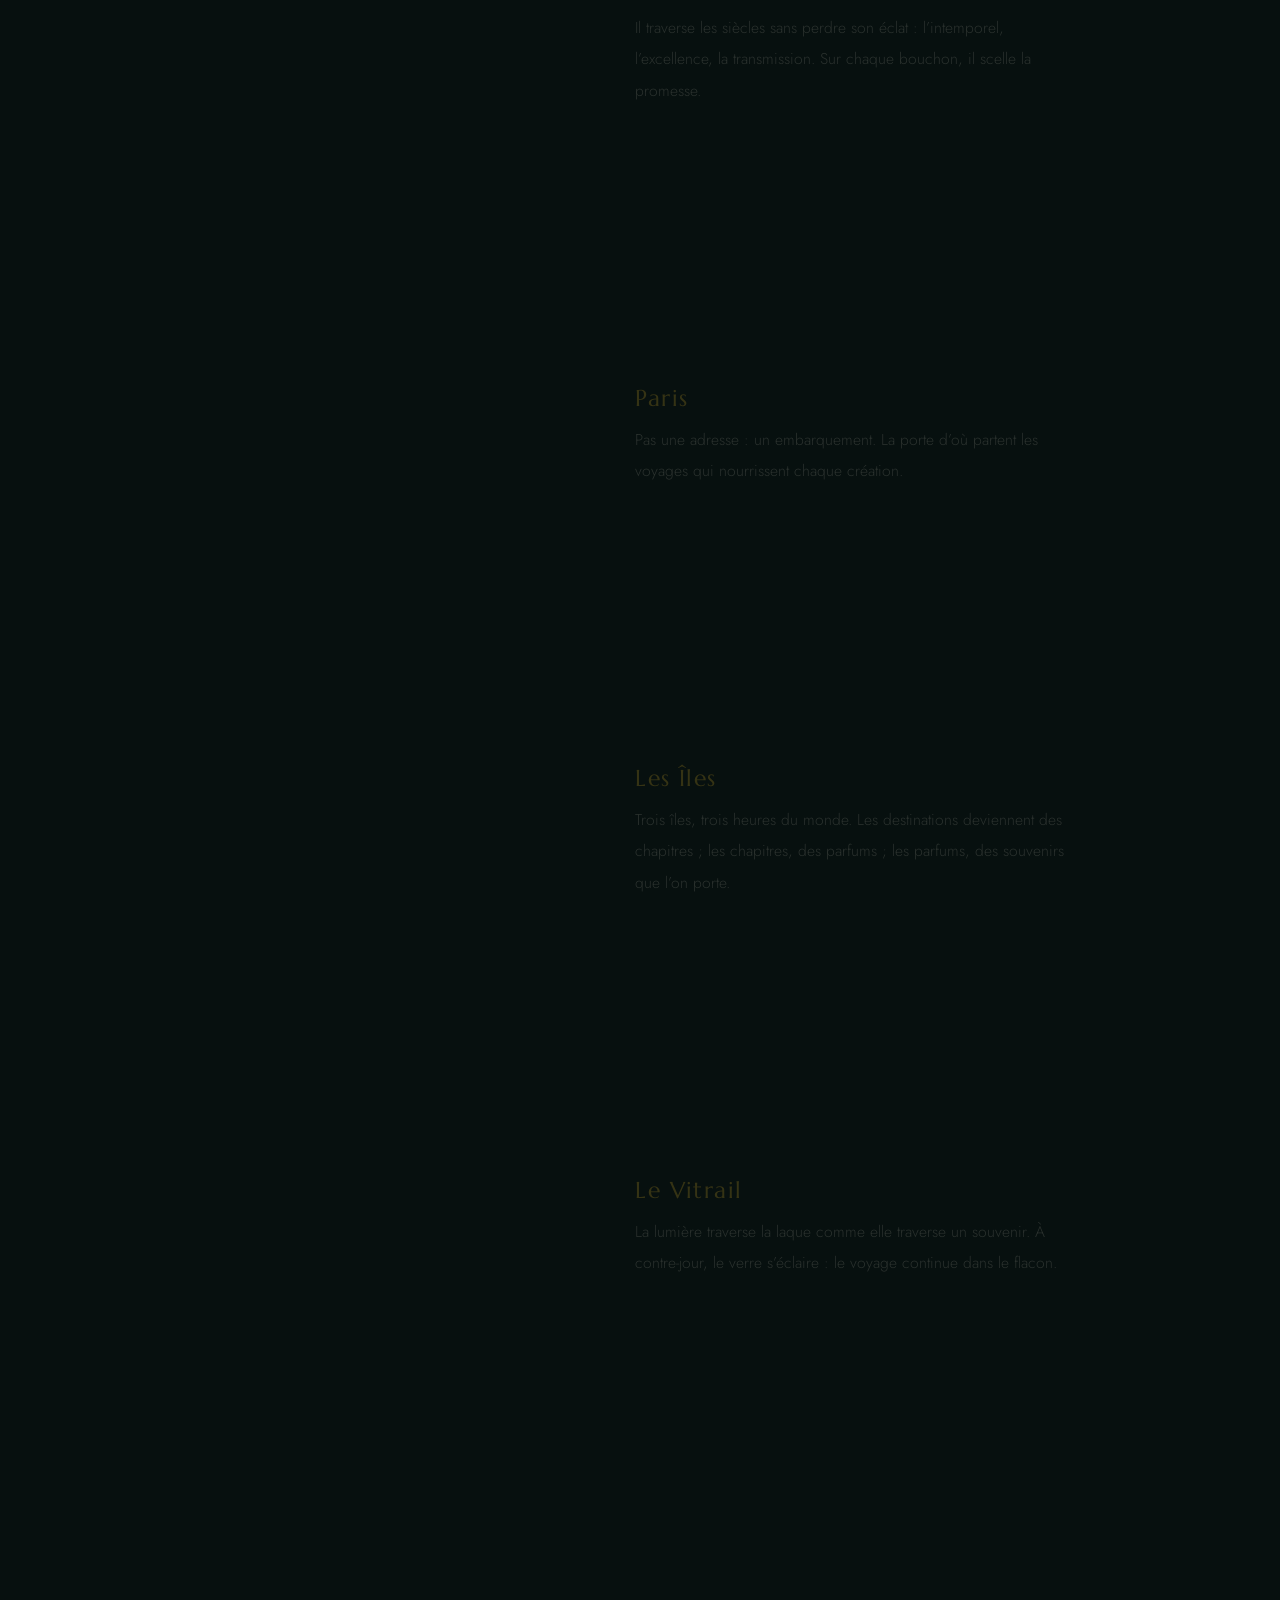
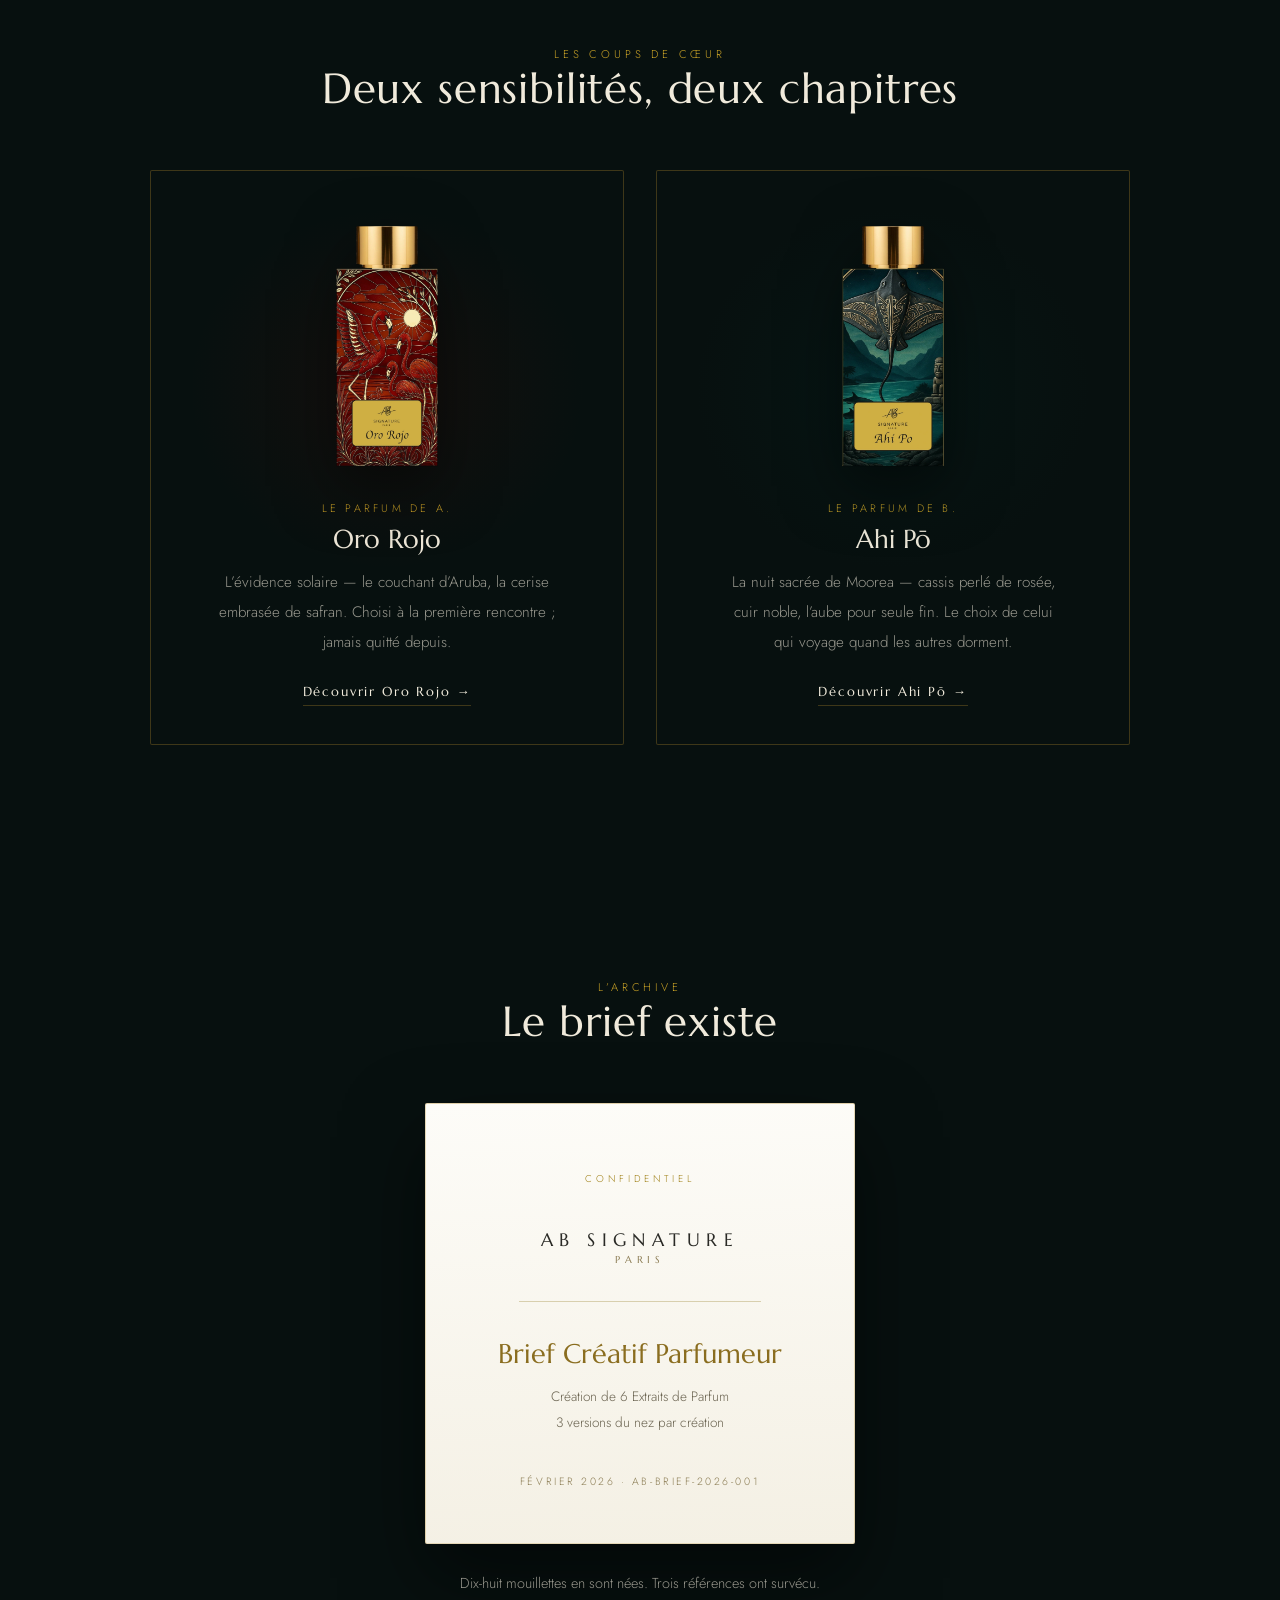
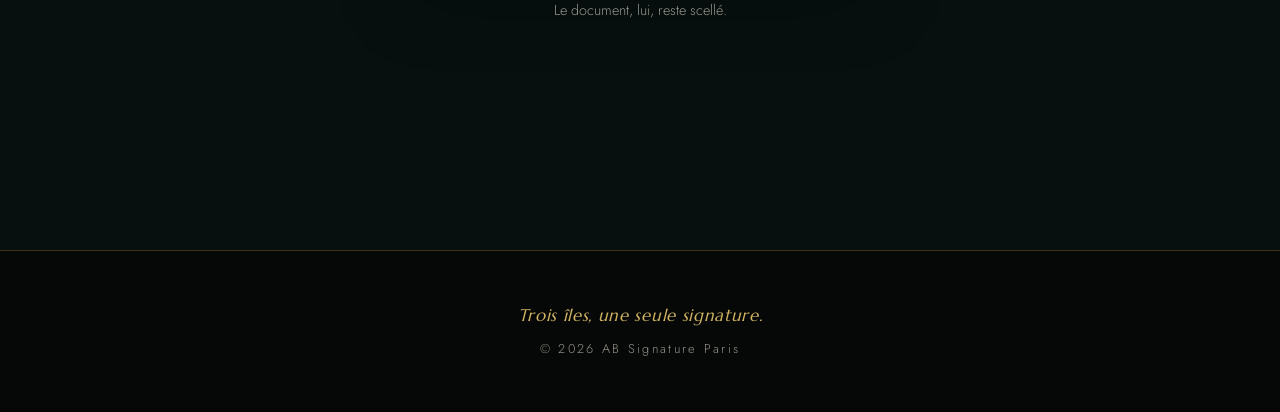
<file: _preview_v2.html>
<!doctype html><html lang="fr"><head><meta charset="utf-8">
<meta name="viewport" content="width=device-width,initial-scale=1">
<title>MAQUETTE v2 — ne pas déployer</title>
<link href="https://fonts.googleapis.com/css2?family=Marcellus&family=Jost:wght@300;400&display=swap" rel="stylesheet">
<style>
:root{--night:#07100f;--ivory:#f0eadb;--ivory-60:rgba(240,234,219,.62);--gold:#c9a227;--gold-line:rgba(176,138,46,.32)}
*{margin:0;padding:0;box-sizing:border-box}
body{background:var(--night);color:var(--ivory);font-family:'Jost',sans-serif;font-weight:300}
.eyebrow{font-size:.7rem;letter-spacing:.34em;text-transform:uppercase;color:var(--gold)}
h2{font-family:'Marcellus',serif;font-weight:400;font-size:clamp(1.8rem,4vw,2.6rem);letter-spacing:.02em}
section{padding:clamp(6rem,13vh,10rem) 1.4rem}
.center{text-align:center;max-width:1100px;margin:0 auto 3.4rem}

/* ── SCÈNE SYMBOLES v2 ── */
#sy .wrap{display:grid;grid-template-columns:5fr 6fr;gap:5rem;max-width:1060px;margin:0 auto;align-items:start}
#sy .vis{position:sticky;top:16vh}
#sy .frame{position:relative;max-width:330px;margin:0 auto}
#sy .frame img{width:100%;display:block;filter:brightness(.55) saturate(.9);transition:filter 1.1s}
#sy[data-active] .frame img{filter:brightness(.75) saturate(1)}
#sy .spot{position:absolute;inset:-35%;opacity:0;transition:opacity 1.1s;mix-blend-mode:screen;pointer-events:none}
#sy[data-active] .spot{opacity:1}
#sy[data-active="taureau"] .spot{background:radial-gradient(circle at 32% 60%,rgba(232,199,106,.36),transparent 46%)}
#sy[data-active="archer"] .spot{background:radial-gradient(circle at 55% 25%,rgba(232,199,106,.36),transparent 42%)}
#sy[data-active="arc"] .spot{background:radial-gradient(circle at 78% 22%,rgba(232,199,106,.36),transparent 40%)}
#sy[data-active="or"] .spot,#sy[data-active="paris"] .spot,#sy[data-active="iles"] .spot,#sy[data-active="vitrail"] .spot{background:radial-gradient(circle at 50% 42%,rgba(232,199,106,.34),transparent 62%)}
#sy .step{min-height:44vh;display:flex;flex-direction:column;justify-content:center;max-width:430px}
#sy .step h3{font-family:'Marcellus',serif;font-weight:400;font-size:1.45rem;color:var(--gold);letter-spacing:.06em;margin-bottom:.75rem}
#sy .step p{color:var(--ivory-60);line-height:2;font-size:.98rem}
#sy .step{opacity:.24;transform:translateY(12px);transition:opacity .7s,transform .7s}
#sy .step.on{opacity:1;transform:none}
@media (max-width:860px){
  #sy .wrap{grid-template-columns:1fr;gap:0}
  #sy .vis{position:static}
  #sy .frame{max-width:190px;margin-bottom:1rem}
  #sy .spot{display:none}
  #sy .frame img{filter:brightness(.8)}
  #sy .step{min-height:0;padding:1.6rem 0;max-width:100%;opacity:1;transform:none;border-top:1px solid var(--gold-line)}
  #sy .step:first-child{border-top:none}
}

/* ── COUPS DE CŒUR v2 : peau nuit, lueur ≤12%, respiration avant footer ── */
#cc .grid{display:grid;grid-template-columns:1fr 1fr;gap:2rem;max-width:980px;margin:0 auto}
#cc .card{position:relative;border:1px solid var(--gold-line);border-radius:2px;padding:2.8rem 2rem 2.4rem;text-align:center;background:var(--night);overflow:hidden;transition:transform .6s,border-color .6s}
#cc .card:hover{transform:translateY(-6px);border-color:var(--gold)}
#cc .halo{position:absolute;inset:0;pointer-events:none}
#cc .halo-oro{background:radial-gradient(ellipse 60% 45% at 50% 38%,rgba(122,20,8,.12),transparent 70%)}
#cc .halo-ahi{background:radial-gradient(ellipse 60% 45% at 50% 38%,rgba(1,58,52,.14),transparent 70%)}
#cc img{position:relative;height:260px;width:auto;margin:0 auto 1.5rem;display:block;filter:drop-shadow(0 20px 30px rgba(0,0,0,.5))}
#cc .who{font-size:.68rem;letter-spacing:.3em;text-transform:uppercase;color:var(--gold);margin-bottom:.45rem}
#cc .name{font-family:'Marcellus',serif;font-size:1.6rem;margin-bottom:.85rem}
#cc .txt{color:var(--ivory-60);line-height:1.95;font-size:.95rem;max-width:340px;margin:0 auto 1.35rem}
#cc .cta{display:inline-block;font-size:.82rem;letter-spacing:.14em;font-family:'Marcellus',serif;color:var(--ivory);border-bottom:1px solid var(--gold-line);padding-bottom:.32rem;text-decoration:none}
@media (max-width:860px){#cc .grid{grid-template-columns:1fr}#cc img{height:210px}}

/* ── ARTEFACT BRIEF ── */
#brief .doc{max-width:430px;margin:0 auto;border:1px solid var(--gold-line);background:linear-gradient(178deg,#fdfcf8,#f4f0e4);color:#2a2a26;padding:4.2rem 2.6rem 3.4rem;text-align:center;border-radius:2px;box-shadow:0 34px 80px rgba(0,0,0,.5)}
#brief .conf{font-size:.62rem;letter-spacing:.4em;color:#a08018;text-transform:uppercase;margin-bottom:2.6rem}
#brief .bmk{font-family:'Marcellus',serif;font-size:1.15rem;letter-spacing:.35em;margin-bottom:.2rem}
#brief .bmk small{display:block;font-size:.6rem;letter-spacing:.5em;color:#8a7b52;margin-top:.2rem}
#brief hr{border:none;border-top:1px solid #d8cfae;margin:2.2rem auto;width:70%}
#brief .bt{font-family:'Marcellus',serif;font-size:1.7rem;color:#8a6d1f;margin-bottom:.8rem}
#brief .bs{font-size:.85rem;color:#6a6350;line-height:1.9}
#brief .ref{margin-top:2.4rem;font-size:.66rem;letter-spacing:.24em;color:#8a7b52;text-transform:uppercase}
#brief .cap{max-width:430px;margin:1.6rem auto 0;text-align:center;color:var(--ivory-60);font-size:.9rem;line-height:1.9}

/* respiration + footer mock */
.silence{height:clamp(5rem,12vh,9rem)}
footer{background:#050807;border-top:1px solid var(--gold-line);padding:3.4rem 1rem;text-align:center;color:var(--ivory-60);font-size:.8rem;letter-spacing:.18em}
footer .tag{font-family:'Marcellus',serif;font-style:italic;color:rgba(232,199,106,.9);font-size:1.05rem;letter-spacing:.04em;margin-bottom:.8rem}
</style></head><body>

<section id="sy" >
  <div class="center">
    <div class="eyebrow">Les Symboles de la Maison</div>
    <h2>Rien n&rsquo;est l&agrave; par hasard</h2>
  </div>
  <div class="wrap">
    <div class="vis"><div class="frame">
      <img src="assets/logo_or_centaure_seul.webp" alt="L'emblème — le centaure d'or" width="696" height="560">
      <div class="spot"></div>
    </div></div>
    <div>
      <div class="step" data-spot="taureau"><h3>Le Taureau</h3><p>La force tranquille. La patience, la terre, le socle. Ce qui ne cède pas.</p></div>
      <div class="step" data-spot="archer"><h3>L&rsquo;Archer</h3><p>L&rsquo;élan et la visée. L&rsquo;horizon pour seule direction. Ce qui ne s&rsquo;arrête pas.</p></div>
      <div class="step" data-spot="arc"><h3>L&rsquo;Arc</h3><p>L&rsquo;arc porte l&rsquo;amour — tendu, patient, précis. La flèche part&nbsp;; l&rsquo;empreinte reste.</p></div>
      <div class="step" data-spot="or"><h3>L&rsquo;Or</h3><p>Il traverse les siècles sans perdre son éclat&nbsp;: l&rsquo;intemporel, l&rsquo;excellence, la transmission. Sur chaque bouchon, il scelle la promesse.</p></div>
      <div class="step" data-spot="paris"><h3>Paris</h3><p>Pas une adresse&nbsp;: un embarquement. La porte d&rsquo;où partent les voyages qui nourrissent chaque création.</p></div>
      <div class="step" data-spot="iles"><h3>Les Îles</h3><p>Trois îles, trois heures du monde. Les destinations deviennent des chapitres&nbsp;; les chapitres, des parfums&nbsp;; les parfums, des souvenirs que l&rsquo;on porte.</p></div>
      <div class="step" data-spot="vitrail"><h3>Le Vitrail</h3><p>La lumière traverse la laque comme elle traverse un souvenir. À contre-jour, le verre s&rsquo;éclaire&nbsp;: le voyage continue dans le flacon.</p></div>
    </div>
  </div>
</section>

<section id="cc">
  <div class="center">
    <div class="eyebrow">Les coups de c&oelig;ur</div>
    <h2>Deux sensibilit&eacute;s, deux chapitres</h2>
  </div>
  <div class="grid">
    <div class="card"><div class="halo halo-oro"></div>
      <img src="assets/oro-front-detoure.webp" alt="Oro Rojo">
      <div class="who">Le parfum de A.</div><div class="name">Oro Rojo</div>
      <p class="txt">L&rsquo;évidence solaire — le couchant d&rsquo;Aruba, la cerise embrasée de safran. Choisi à la première rencontre&nbsp;; jamais quitté depuis.</p>
      <a class="cta" href="#">Découvrir Oro Rojo →</a>
    </div>
    <div class="card"><div class="halo halo-ahi"></div>
      <img src="assets/ahi-front-detoure.webp" alt="Ahi Pō">
      <div class="who">Le parfum de B.</div><div class="name">Ahi P&#333;</div>
      <p class="txt">La nuit sacrée de Moorea — cassis perlé de rosée, cuir noble, l&rsquo;aube pour seule fin. Le choix de celui qui voyage quand les autres dorment.</p>
      <a class="cta" href="#">Découvrir Ahi P&#333; →</a>
    </div>
  </div>
</section>

<section id="brief">
  <div class="center">
    <div class="eyebrow">L&rsquo;archive</div>
    <h2>Le brief existe</h2>
  </div>
  <div class="doc">
    <div class="conf">Confidentiel</div>
    <div class="bmk">AB SIGNATURE<small>PARIS</small></div>
    <hr>
    <div class="bt">Brief Cr&eacute;atif Parfumeur</div>
    <div class="bs">Cr&eacute;ation de 6 Extraits de Parfum<br>3 versions du nez par cr&eacute;ation</div>
    <div class="ref">F&eacute;vrier 2026 &middot; AB&#8209;BRIEF&#8209;2026&#8209;001</div>
  </div>
  <p class="cap">Dix-huit mouillettes en sont nées. Trois références ont survécu.<br>Le document, lui, reste scellé.</p>
</section>

<div class="silence"></div>
<footer><div class="tag">Trois îles, une seule signature.</div>© 2026 AB Signature Paris</footer>

<script>
var sc=document.getElementById('sy'),steps=sc.querySelectorAll('.step');
var mq=window.matchMedia('(max-width:860px)');
if(!mq.matches&&'IntersectionObserver' in window){
  var io=new IntersectionObserver(function(es){es.forEach(function(e){if(e.isIntersecting){
    steps.forEach(function(s){s.classList.remove('on')});e.target.classList.add('on');
    sc.setAttribute('data-active',e.target.getAttribute('data-spot'));}})},{threshold:.55});
  steps.forEach(function(s){io.observe(s)});
}else{steps.forEach(function(s){s.classList.add('on')})}
</script>
</body></html>
</file>
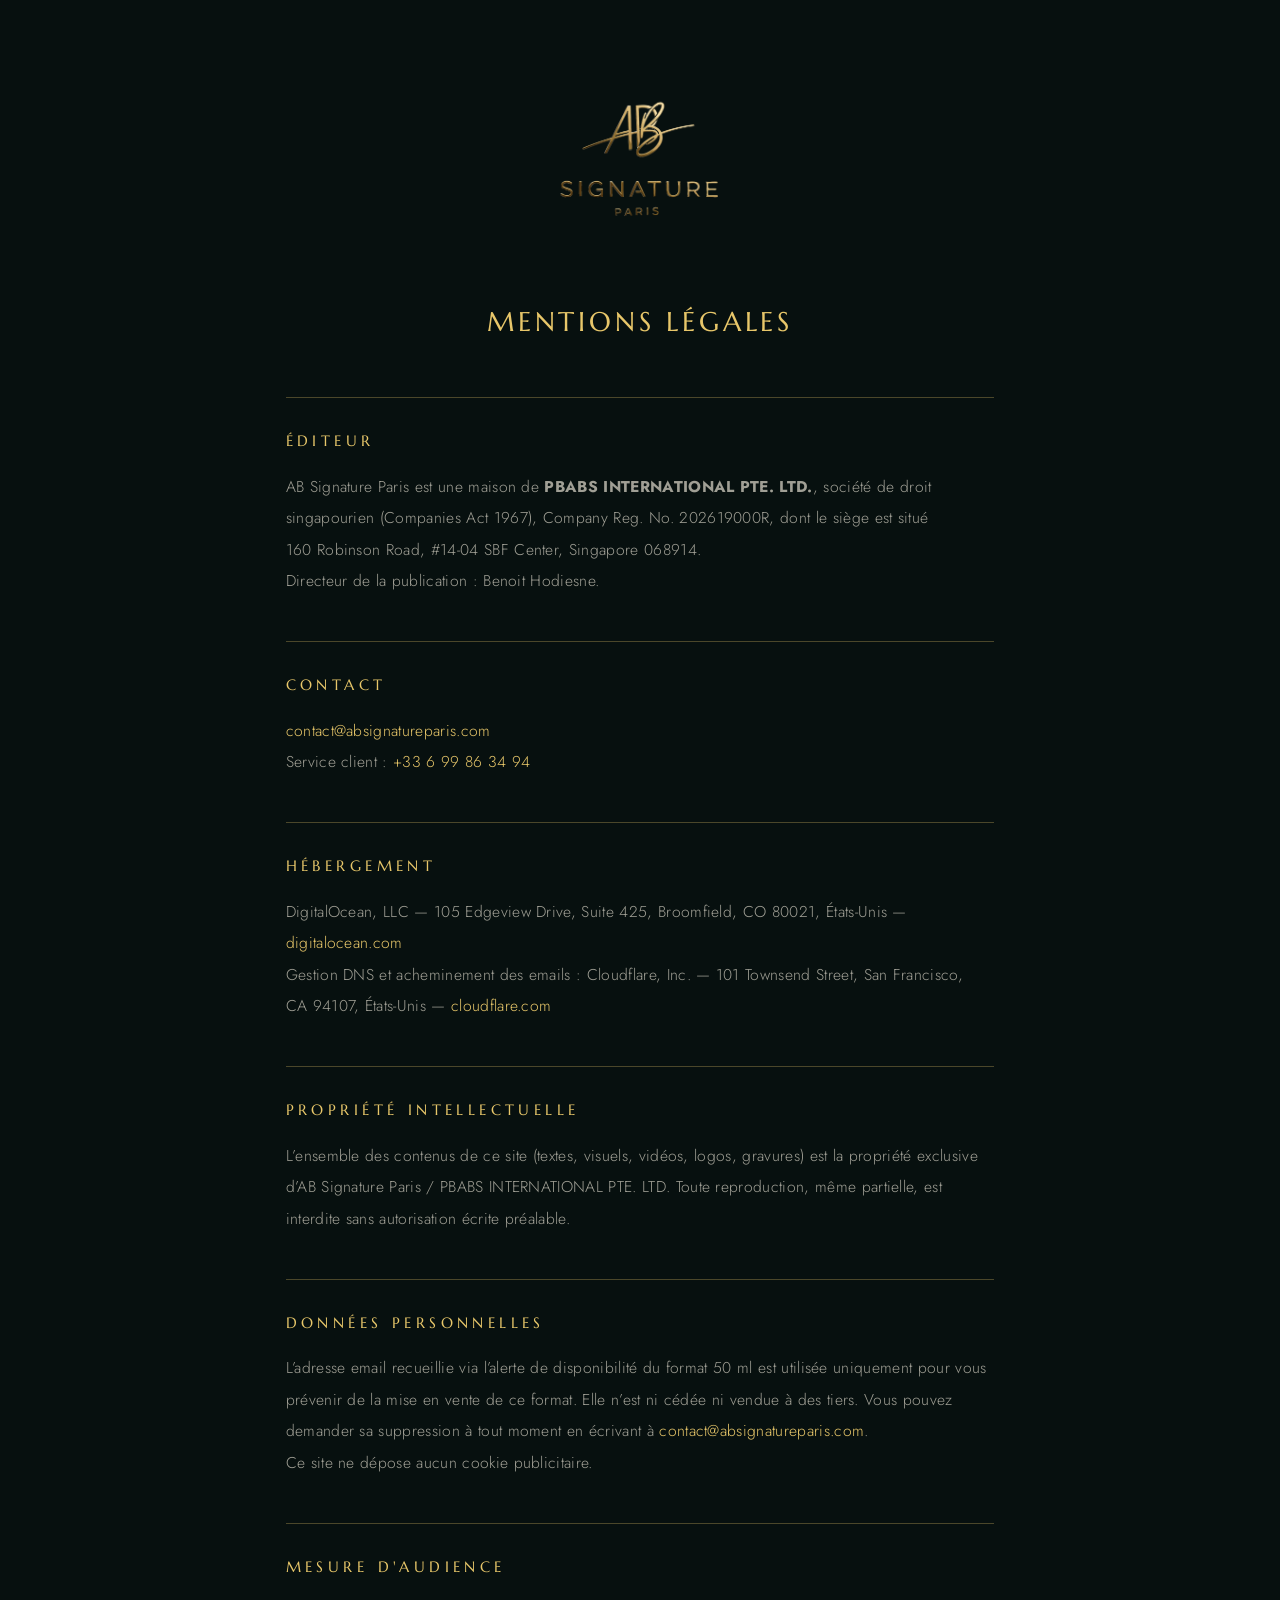
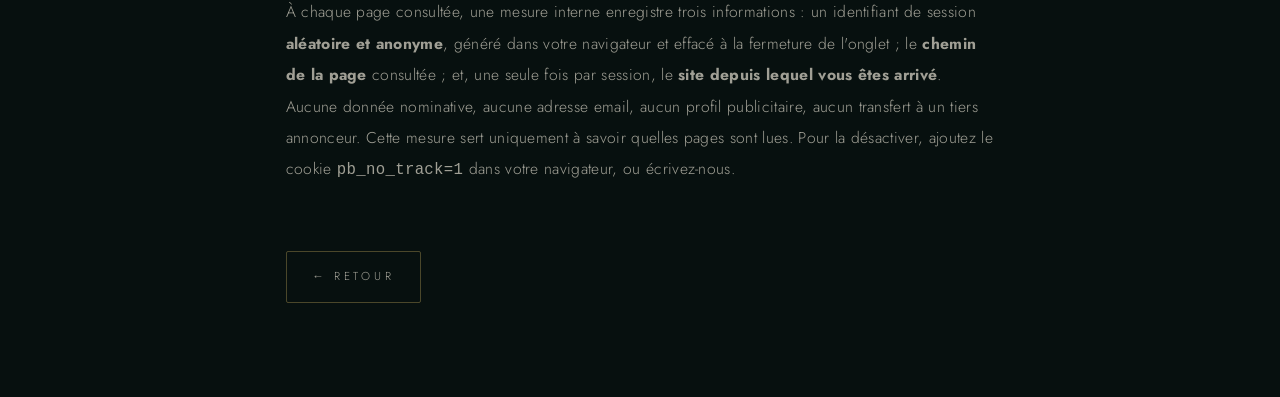
<file: mentions-legales.html>
<!DOCTYPE html>
<html lang="fr">
<head>
<meta charset="UTF-8">
<meta name="viewport" content="width=device-width, initial-scale=1.0">
<title>Mentions légales — AB Signature Paris</title>
<link rel="icon" type="image/png" href="assets/favicon.png">
<style>
@import url('https://fonts.googleapis.com/css2?family=Marcellus&family=Cormorant+Garamond:ital@1&family=Jost:wght@300;400&display=swap');
:root{--night:#07100f;--ivory:#f0eadb;--ivory-60:rgba(240,234,219,.66);
  --gold-2:#b08a2e;--gold-3:#e8c76a;--gold-line:rgba(232,199,106,.30)}
*{margin:0;padding:0;box-sizing:border-box}
body{background:var(--night);color:var(--ivory);font-family:'Jost',sans-serif;
  font-weight:300;letter-spacing:.02em;line-height:2;-webkit-font-smoothing:antialiased}
.wrap{max-width:760px;margin:0 auto;padding:5rem 1.6rem 6rem}
.logo{width:180px;display:block;margin:0 auto 4rem}
h1{font-family:'Marcellus',serif;font-weight:400;font-size:1.7rem;letter-spacing:.14em;
  text-transform:uppercase;color:var(--gold-3);margin-bottom:3rem;text-align:center}
h2{font-family:'Marcellus',serif;font-weight:400;font-size:.92rem;letter-spacing:.3em;
  text-transform:uppercase;color:var(--gold-3);margin:2.8rem 0 .9rem;
  border-top:1px solid var(--gold-line);padding-top:1.8rem}
p{color:var(--ivory-60);font-size:.98rem}
a{color:var(--gold-3);text-decoration:none}
.back{display:inline-block;margin-top:4rem;font-size:.72rem;letter-spacing:.32em;
  text-transform:uppercase;color:var(--ivory-60);border:1px solid var(--gold-line);
  padding:.85rem 1.6rem;border-radius:2px;transition:color .3s,border-color .3s}
.back:hover{color:var(--gold-3);border-color:var(--gold-3)}
</style>
</head>
<body>
<div class="wrap">
  <img class="logo" src="assets/logo_or_hero.webp" alt="AB Signature Paris">
  <h1>Mentions légales</h1>

  <h2>Éditeur</h2>
  <p>AB Signature Paris est une maison de <strong>PBABS INTERNATIONAL PTE.&nbsp;LTD.</strong>,
  société de droit singapourien (Companies Act 1967), Company Reg. No.&nbsp;202619000R,
  dont le siège est situé 160&nbsp;Robinson Road, #14-04 SBF Center, Singapore&nbsp;068914.<br>
  Directeur de la publication&nbsp;: Benoit Hodiesne.</p>

  <h2>Contact</h2>
  <p><a href="mailto:contact@absignatureparis.com">contact@absignatureparis.com</a><br>
  Service client&nbsp;: <a href="tel:+33699863494">+33&nbsp;6&nbsp;99&nbsp;86&nbsp;34&nbsp;94</a></p>

  <h2>Hébergement</h2>
  <p>DigitalOcean,&nbsp;LLC — 105 Edgeview Drive, Suite&nbsp;425, Broomfield, CO&nbsp;80021,
  États-Unis — <a href="https://www.digitalocean.com" rel="noopener">digitalocean.com</a><br>
  Gestion DNS et acheminement des emails&nbsp;: Cloudflare,&nbsp;Inc. — 101 Townsend Street,
  San Francisco, CA&nbsp;94107, États-Unis —
  <a href="https://www.cloudflare.com" rel="noopener">cloudflare.com</a></p>

  <h2>Propriété intellectuelle</h2>
  <p>L’ensemble des contenus de ce site (textes, visuels, vidéos, logos, gravures) est la
  propriété exclusive d’AB&nbsp;Signature Paris / PBABS INTERNATIONAL PTE.&nbsp;LTD.
  Toute reproduction, même partielle, est interdite sans autorisation écrite préalable.</p>

  <h2>Données personnelles</h2>
  <p>L’adresse email recueillie via l’alerte de disponibilité du format 50&nbsp;ml est utilisée
  uniquement pour vous prévenir de la mise en vente de ce format. Elle n’est ni cédée ni vendue
  à des tiers.
  Vous pouvez demander sa suppression à tout moment en écrivant à
  <a href="mailto:contact@absignatureparis.com">contact@absignatureparis.com</a>.</p>

  <p>Ce site ne dépose aucun cookie publicitaire.</p>

  <h2>Mesure d'audience</h2>
  <p>À chaque page consultée, une mesure interne enregistre trois informations&nbsp;: un
  identifiant de session <strong>aléatoire et anonyme</strong>, généré dans votre navigateur et
  effacé à la fermeture de l'onglet&nbsp;; le <strong>chemin de la page</strong> consultée&nbsp;;
  et, une seule fois par session, le <strong>site depuis lequel vous êtes arrivé</strong>. Aucune
  donnée nominative, aucune adresse email, aucun profil publicitaire, aucun transfert à un tiers
  annonceur. Cette mesure sert uniquement à savoir quelles pages sont lues. Pour la désactiver,
  ajoutez le cookie <code>pb_no_track=1</code> dans votre navigateur, ou écrivez-nous.</p>

  <a class="back" href="index.html">← Retour</a>
</div>
</body>
</html>
</file>
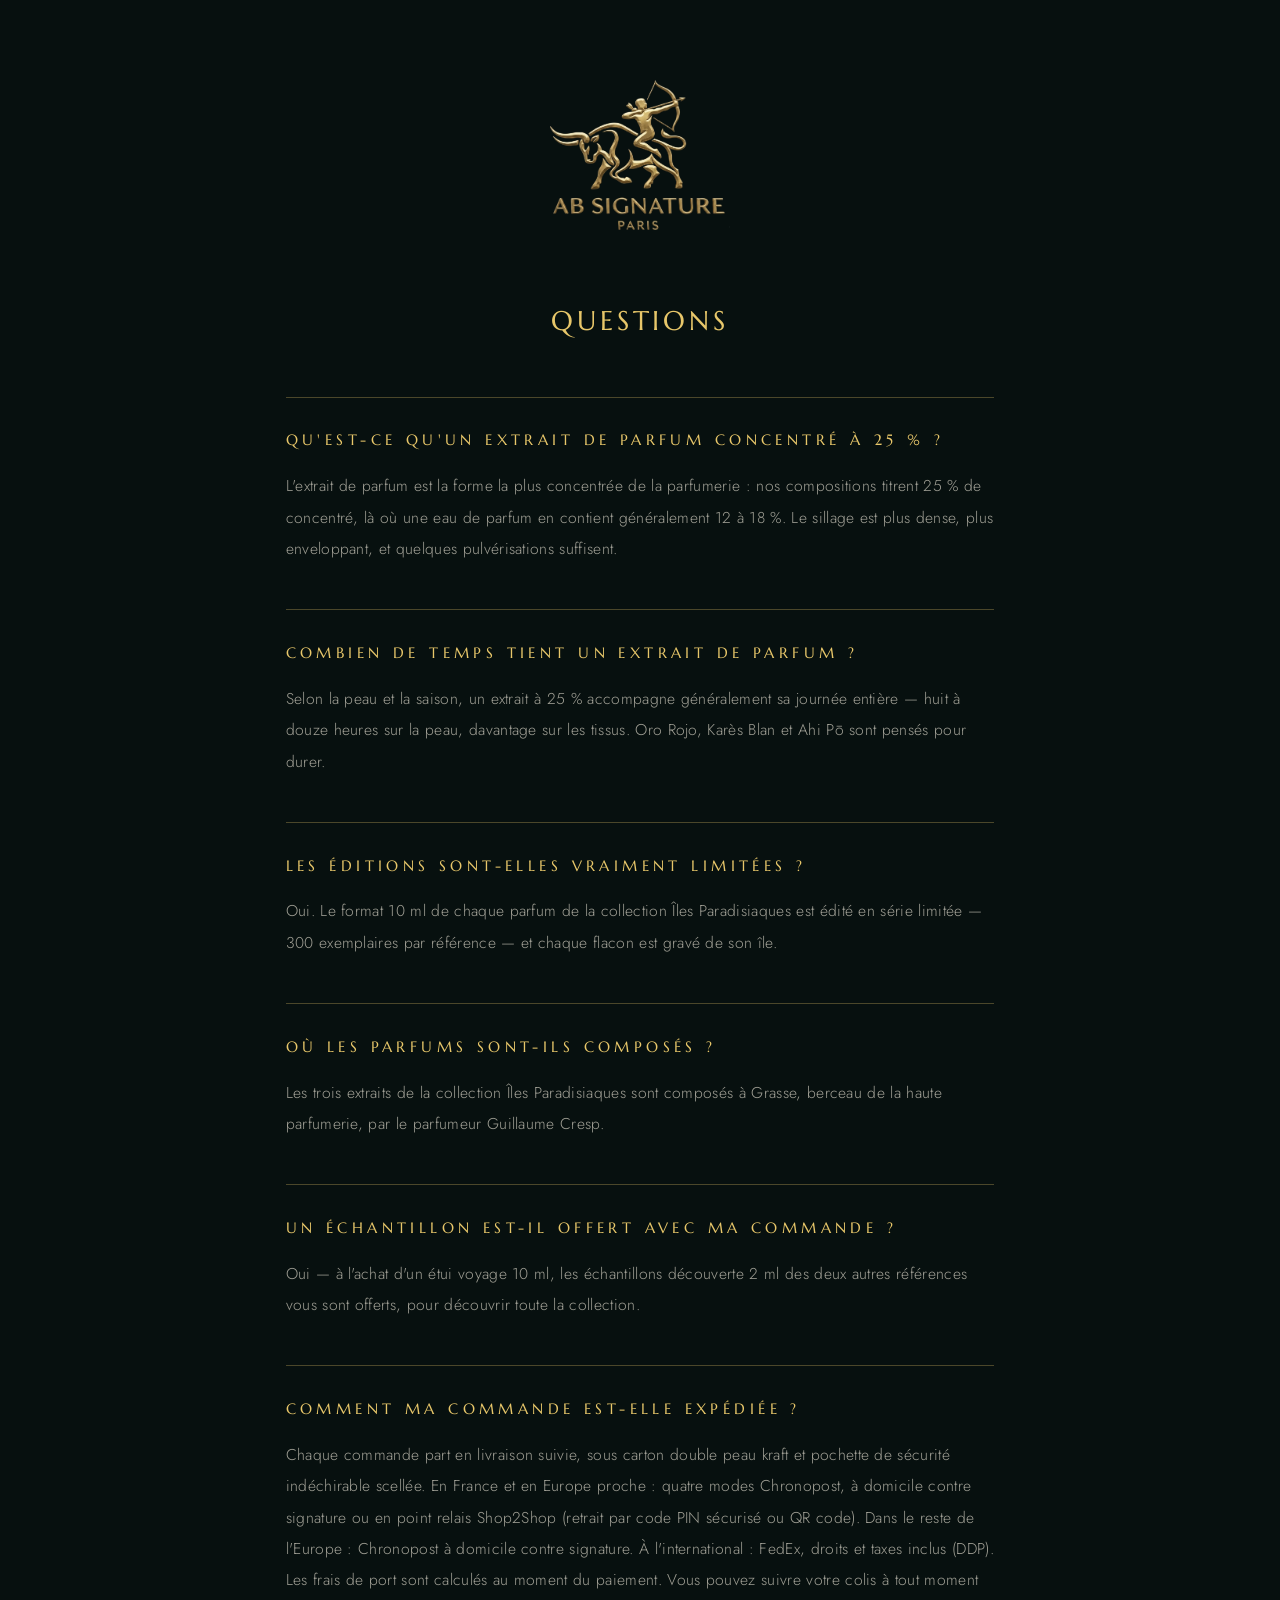
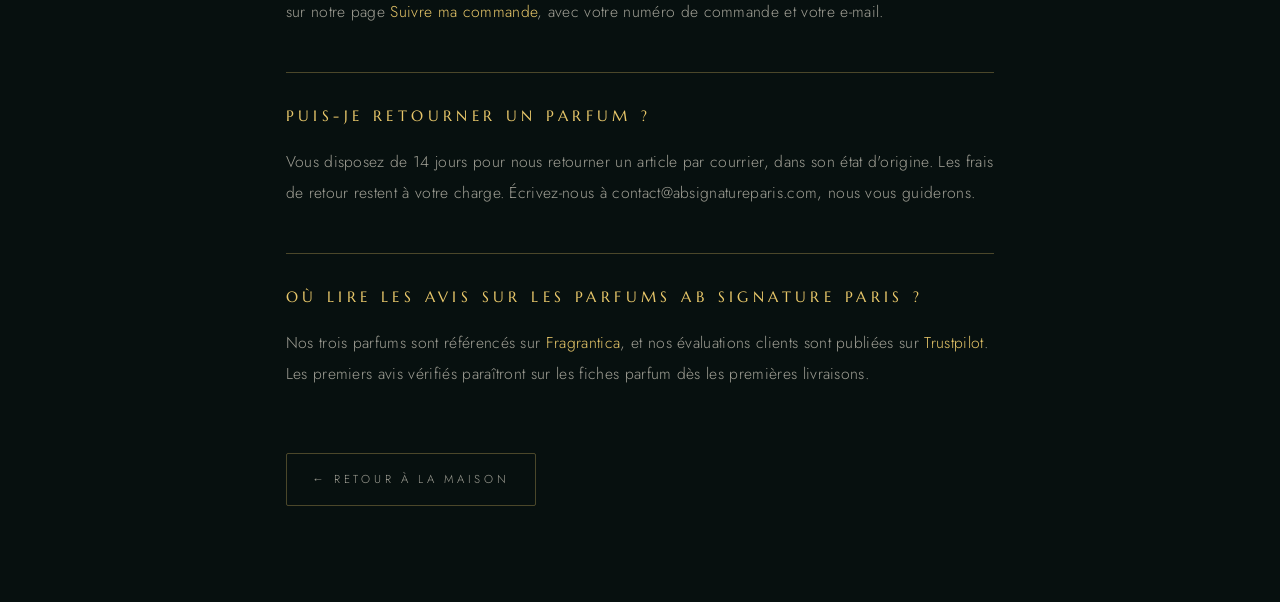
<file: questions.html>
<!DOCTYPE html>
<html lang="fr">
<head>
<meta charset="UTF-8">
<meta name="viewport" content="width=device-width, initial-scale=1.0">
<title>Questions — AB Signature Paris</title>
<meta name="description" content="Extrait de parfum 25 %, éditions limitées, livraison, retours — les réponses d'AB Signature Paris.">
<link rel="canonical" href="https://www.absignatureparis.com/questions.html">
<link rel="alternate" hreflang="fr" href="https://www.absignatureparis.com/questions.html">
<link rel="alternate" hreflang="en" href="https://www.absignatureparis.com/en/questions.html">
<link rel="icon" type="image/png" href="/assets/favicon.png">
<style>
@import url('https://fonts.googleapis.com/css2?family=Marcellus&family=Cormorant+Garamond:ital@1&family=Jost:wght@300;400&display=swap');
:root{--night:#07100f;--ivory:#f0eadb;--ivory-60:rgba(240,234,219,.66);
  --gold-2:#b08a2e;--gold-3:#e8c76a;--gold-line:rgba(232,199,106,.30)}
*{margin:0;padding:0;box-sizing:border-box}
body{background:var(--night);color:var(--ivory);font-family:'Jost',sans-serif;
  font-weight:300;letter-spacing:.02em;line-height:2;-webkit-font-smoothing:antialiased}
.wrap{max-width:760px;margin:0 auto;padding:5rem 1.6rem 6rem}
.logo{width:180px;display:block;margin:0 auto 4rem}
h1{font-family:'Marcellus',serif;font-weight:400;font-size:1.7rem;letter-spacing:.14em;
  text-transform:uppercase;color:var(--gold-3);margin-bottom:3rem;text-align:center}
h2{font-family:'Marcellus',serif;font-weight:400;font-size:.92rem;letter-spacing:.3em;
  text-transform:uppercase;color:var(--gold-3);margin:2.8rem 0 .9rem;
  border-top:1px solid var(--gold-line);padding-top:1.8rem}
p{color:var(--ivory-60);font-size:.98rem}
a{color:var(--gold-3);text-decoration:none}
.back{display:inline-block;margin-top:4rem;font-size:.72rem;letter-spacing:.32em;
  text-transform:uppercase;color:var(--ivory-60);border:1px solid var(--gold-line);
  padding:.85rem 1.6rem;border-radius:2px;transition:color .3s,border-color .3s}
.back:hover{color:var(--gold-3);border-color:var(--gold-3)}
</style>
<script type="application/ld+json">{"@context": "https://schema.org", "@type": "FAQPage", "mainEntity": [{"@type": "Question", "name": "Qu'est-ce qu'un extrait de parfum concentré à 25 % ?", "acceptedAnswer": {"@type": "Answer", "text": "L'extrait de parfum est la forme la plus concentrée de la parfumerie : nos compositions titrent 25 % de concentré, là où une eau de parfum en contient généralement 12 à 18 %. Le sillage est plus dense, plus enveloppant, et quelques pulvérisations suffisent."}}, {"@type": "Question", "name": "Combien de temps tient un extrait de parfum ?", "acceptedAnswer": {"@type": "Answer", "text": "Selon la peau et la saison, un extrait à 25 % accompagne généralement sa journée entière — huit à douze heures sur la peau, davantage sur les tissus. Oro Rojo, Karès Blan et Ahi Pō sont pensés pour durer."}}, {"@type": "Question", "name": "Les éditions sont-elles vraiment limitées ?", "acceptedAnswer": {"@type": "Answer", "text": "Oui. Le format 10 ml de chaque parfum de la collection Îles Paradisiaques est édité en série limitée — 300 exemplaires par référence — et chaque flacon est gravé de son île."}}, {"@type": "Question", "name": "Où les parfums sont-ils composés ?", "acceptedAnswer": {"@type": "Answer", "text": "Les trois extraits de la collection Îles Paradisiaques sont composés à Grasse, berceau de la haute parfumerie, par le parfumeur Guillaume Cresp."}}, {"@type": "Question", "name": "Un échantillon est-il offert avec ma commande ?", "acceptedAnswer": {"@type": "Answer", "text": "Oui — à l'achat d'un étui voyage 10 ml, les échantillons découverte 2 ml des deux autres références vous sont offerts, pour découvrir toute la collection."}}, {"@type": "Question", "name": "Comment ma commande est-elle expédiée ?", "acceptedAnswer": {"@type": "Answer", "text": "Chaque commande part en livraison suivie, sous carton double peau kraft et pochette de sécurité indéchirable scellée. En France et en Europe proche : quatre modes Chronopost, à domicile contre signature ou en point relais Shop2Shop (retrait par code PIN sécurisé ou QR code). Dans le reste de l'Europe : Chronopost à domicile contre signature. À l'international : FedEx, droits et taxes inclus (DDP). Les frais de port sont calculés au moment du paiement. Vous pouvez suivre votre colis à tout moment sur notre page Suivre ma commande, avec votre numéro de commande et votre e-mail."}}, {"@type": "Question", "name": "Puis-je retourner un parfum ?", "acceptedAnswer": {"@type": "Answer", "text": "Vous disposez de 14 jours pour nous retourner un article par courrier, dans son état d'origine. Les frais de retour restent à votre charge. Écrivez-nous à contact@absignatureparis.com, nous vous guiderons."}}, {"@type": "Question", "name": "Où lire les avis sur les parfums AB Signature Paris ?", "acceptedAnswer": {"@type": "Answer", "text": "Nos trois parfums sont référencés sur Fragrantica, et nos évaluations clients sont publiées sur Trustpilot. Les premiers avis vérifiés paraîtront sur les fiches parfum dès les premières livraisons."}}]}</script>
</head>
<body>
<div class="wrap">
  <img class="logo" src="/assets/logo_or_hero_v2.webp" alt="AB Signature Paris">
  <h1>Questions</h1>
  <h2>Qu'est-ce qu'un extrait de parfum concentré à 25 % ?</h2>
  <p>L'extrait de parfum est la forme la plus concentrée de la parfumerie : nos compositions titrent 25 % de concentré, là où une eau de parfum en contient généralement 12 à 18 %. Le sillage est plus dense, plus enveloppant, et quelques pulvérisations suffisent.</p>
  <h2>Combien de temps tient un extrait de parfum ?</h2>
  <p>Selon la peau et la saison, un extrait à 25 % accompagne généralement sa journée entière — huit à douze heures sur la peau, davantage sur les tissus. Oro Rojo, Karès Blan et Ahi Pō sont pensés pour durer.</p>
  <h2>Les éditions sont-elles vraiment limitées ?</h2>
  <p>Oui. Le format 10 ml de chaque parfum de la collection Îles Paradisiaques est édité en série limitée — 300 exemplaires par référence — et chaque flacon est gravé de son île.</p>
  <h2>Où les parfums sont-ils composés ?</h2>
  <p>Les trois extraits de la collection Îles Paradisiaques sont composés à Grasse, berceau de la haute parfumerie, par le parfumeur Guillaume Cresp.</p>
  <h2>Un échantillon est-il offert avec ma commande ?</h2>
  <p>Oui — à l'achat d'un étui voyage 10 ml, les échantillons découverte 2 ml des deux autres références vous sont offerts, pour découvrir toute la collection.</p>
  <h2>Comment ma commande est-elle expédiée ?</h2>
  <p>Chaque commande part en livraison suivie, sous carton double peau kraft et pochette de sécurité indéchirable scellée. En France et en Europe proche : quatre modes Chronopost, à domicile contre signature ou en point relais Shop2Shop (retrait par code PIN sécurisé ou QR code). Dans le reste de l'Europe : Chronopost à domicile contre signature. À l'international : FedEx, droits et taxes inclus (DDP). Les frais de port sont calculés au moment du paiement. Vous pouvez suivre votre colis à tout moment sur notre page <a href="/fr/suivi">Suivre ma commande</a>, avec votre numéro de commande et votre e-mail.</p>
  <h2>Puis-je retourner un parfum ?</h2>
  <p>Vous disposez de 14 jours pour nous retourner un article par courrier, dans son état d'origine. Les frais de retour restent à votre charge. Écrivez-nous à contact@absignatureparis.com, nous vous guiderons.</p>
  <h2>Où lire les avis sur les parfums AB Signature Paris ?</h2>
  <p>Nos trois parfums sont référencés sur <a href="https://www.fragrantica.fr/parfum/AB-Signature-Paris/Oro-Rojo-135886.html" rel="noopener">Fragrantica</a>, et nos évaluations clients sont publiées sur <a href="https://www.trustpilot.com/review/absignatureparis.com" rel="noopener">Trustpilot</a>. Les premiers avis vérifiés paraîtront sur les fiches parfum dès les premières livraisons.</p>
  <a class="back" href="/">← Retour à la maison</a>
</div>
</body>
</html>
</file>
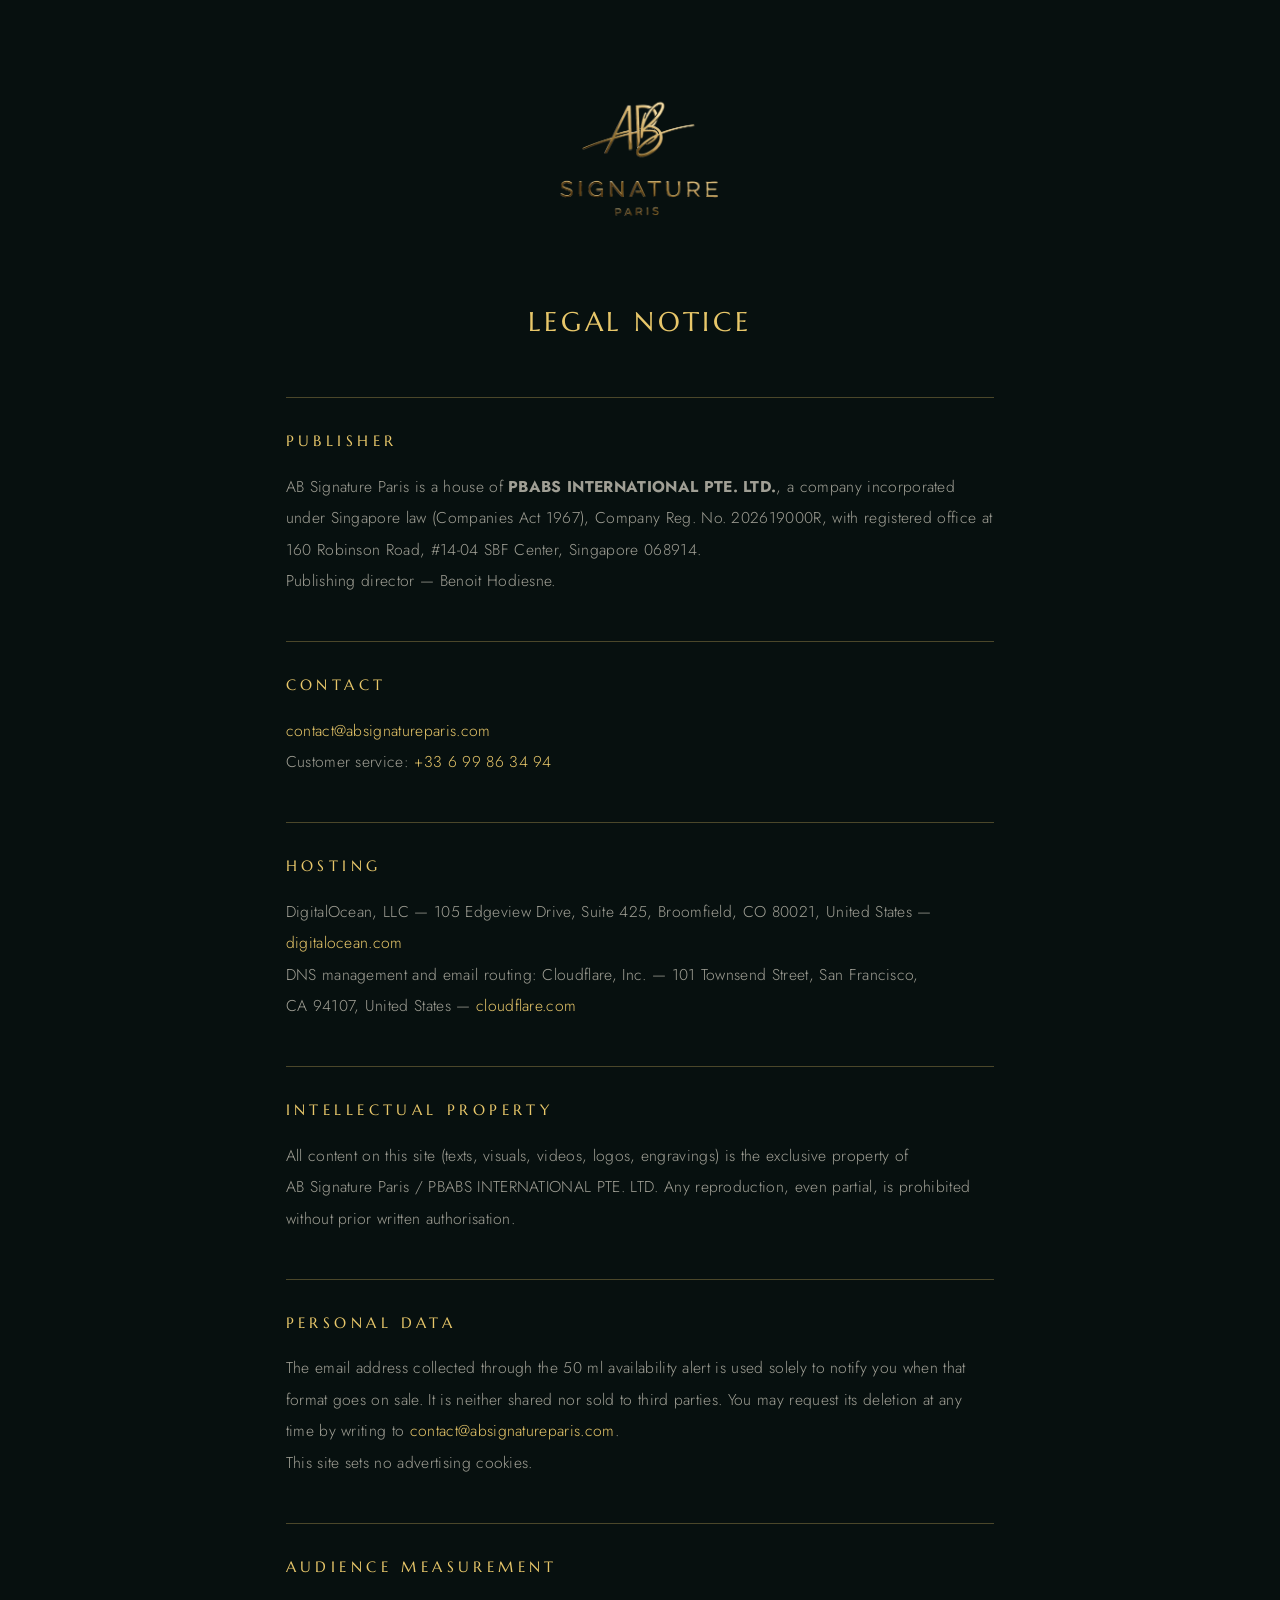
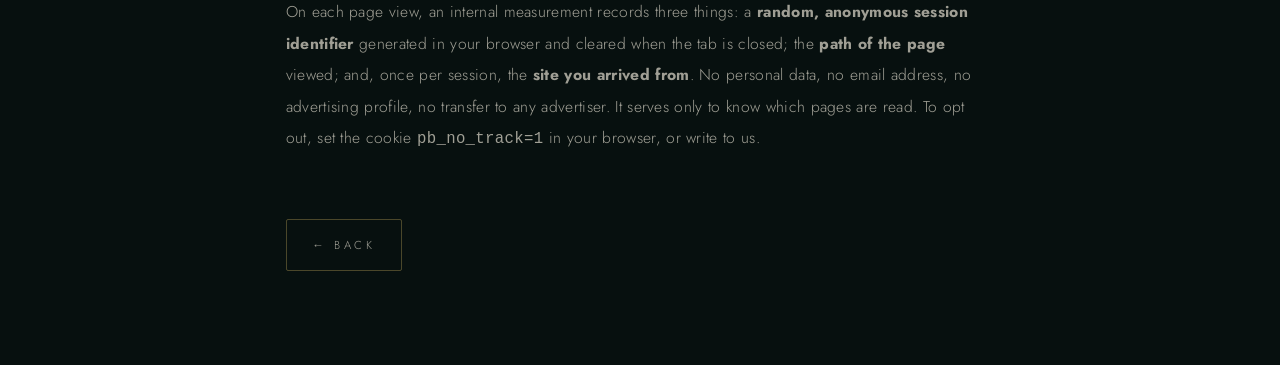
<file: en/legal-notice.html>
<!DOCTYPE html>
<html lang="en">
<head>
<meta charset="UTF-8">
<meta name="viewport" content="width=device-width, initial-scale=1.0">
<title>Legal notice — AB Signature Paris</title>
<link rel="icon" type="image/png" href="/assets/favicon.png">
<style>
@import url('https://fonts.googleapis.com/css2?family=Marcellus&family=Cormorant+Garamond:ital@1&family=Jost:wght@300;400&display=swap');
:root{--night:#07100f;--ivory:#f0eadb;--ivory-60:rgba(240,234,219,.66);
  --gold-2:#b08a2e;--gold-3:#e8c76a;--gold-line:rgba(232,199,106,.30)}
*{margin:0;padding:0;box-sizing:border-box}
body{background:var(--night);color:var(--ivory);font-family:'Jost',sans-serif;
  font-weight:300;letter-spacing:.02em;line-height:2;-webkit-font-smoothing:antialiased}
.wrap{max-width:760px;margin:0 auto;padding:5rem 1.6rem 6rem}
.logo{width:180px;display:block;margin:0 auto 4rem}
h1{font-family:'Marcellus',serif;font-weight:400;font-size:1.7rem;letter-spacing:.14em;
  text-transform:uppercase;color:var(--gold-3);margin-bottom:3rem;text-align:center}
h2{font-family:'Marcellus',serif;font-weight:400;font-size:.92rem;letter-spacing:.3em;
  text-transform:uppercase;color:var(--gold-3);margin:2.8rem 0 .9rem;
  border-top:1px solid var(--gold-line);padding-top:1.8rem}
p{color:var(--ivory-60);font-size:.98rem}
a{color:var(--gold-3);text-decoration:none}
.back{display:inline-block;margin-top:4rem;font-size:.72rem;letter-spacing:.32em;
  text-transform:uppercase;color:var(--ivory-60);border:1px solid var(--gold-line);
  padding:.85rem 1.6rem;border-radius:2px;transition:color .3s,border-color .3s}
.back:hover{color:var(--gold-3);border-color:var(--gold-3)}
</style>
</head>
<body>
<div class="wrap">
  <img class="logo" src="/assets/logo_or_hero.webp" alt="AB Signature Paris">
  <h1>Legal notice</h1>

  <h2>Publisher</h2>
  <p>AB Signature Paris is a house of <strong>PBABS INTERNATIONAL PTE.&nbsp;LTD.</strong>,
  a company incorporated under Singapore law (Companies Act 1967), Company Reg. No.&nbsp;202619000R,
  with registered office at 160&nbsp;Robinson Road, #14-04 SBF Center, Singapore&nbsp;068914.<br>
  Publishing director&nbsp;— Benoit Hodiesne.</p>

  <h2>Contact</h2>
  <p><a href="mailto:contact@absignatureparis.com">contact@absignatureparis.com</a><br>
  Customer service: <a href="tel:+33699863494">+33&nbsp;6&nbsp;99&nbsp;86&nbsp;34&nbsp;94</a></p>

  <h2>Hosting</h2>
  <p>DigitalOcean,&nbsp;LLC — 105 Edgeview Drive, Suite&nbsp;425, Broomfield, CO&nbsp;80021,
  United States — <a href="https://www.digitalocean.com" rel="noopener">digitalocean.com</a><br>
  DNS management and email routing: Cloudflare,&nbsp;Inc. — 101 Townsend Street,
  San Francisco, CA&nbsp;94107, United States —
  <a href="https://www.cloudflare.com" rel="noopener">cloudflare.com</a></p>

  <h2>Intellectual property</h2>
  <p>All content on this site (texts, visuals, videos, logos, engravings) is the exclusive
  property of AB&nbsp;Signature Paris / PBABS INTERNATIONAL PTE.&nbsp;LTD.
  Any reproduction, even partial, is prohibited without prior written authorisation.</p>

  <h2>Personal data</h2>
  <p>The email address collected through the 50&nbsp;ml availability alert is used solely to
  notify you when that format goes on sale. It is neither shared nor sold to third parties.
  You may request its deletion at any time by writing to
  <a href="mailto:contact@absignatureparis.com">contact@absignatureparis.com</a>.</p>

  <p>This site sets no advertising cookies.</p>

  <h2>Audience measurement</h2>
  <p>On each page view, an internal measurement records three things: a <strong>random,
  anonymous session identifier</strong> generated in your browser and cleared when the tab is
  closed; the <strong>path of the page</strong> viewed; and, once per session, the
  <strong>site you arrived from</strong>. No personal data, no email address, no advertising
  profile, no transfer to any advertiser. It serves only to know which pages are read. To opt
  out, set the cookie <code>pb_no_track=1</code> in your browser, or write to us.</p>

  <a class="back" href="/en/">← Back</a>
</div>
</body>
</html>
</file>
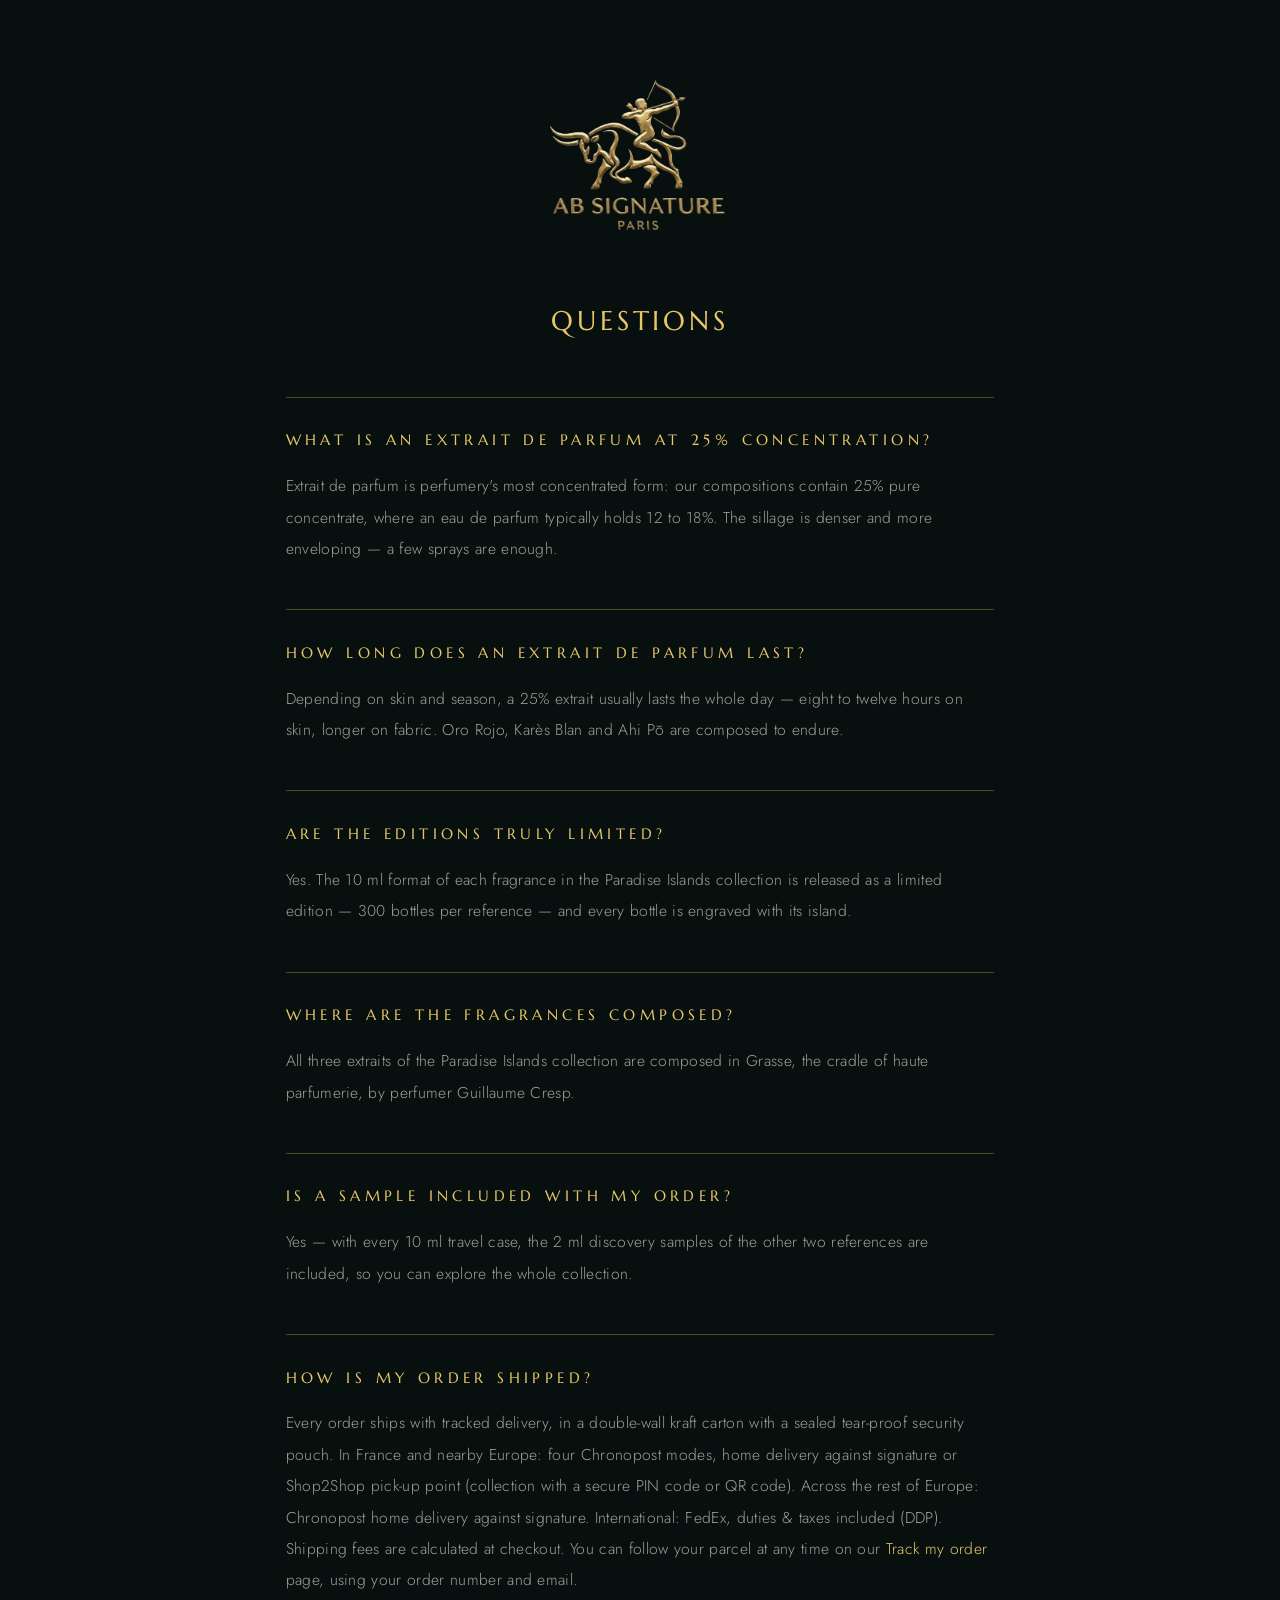
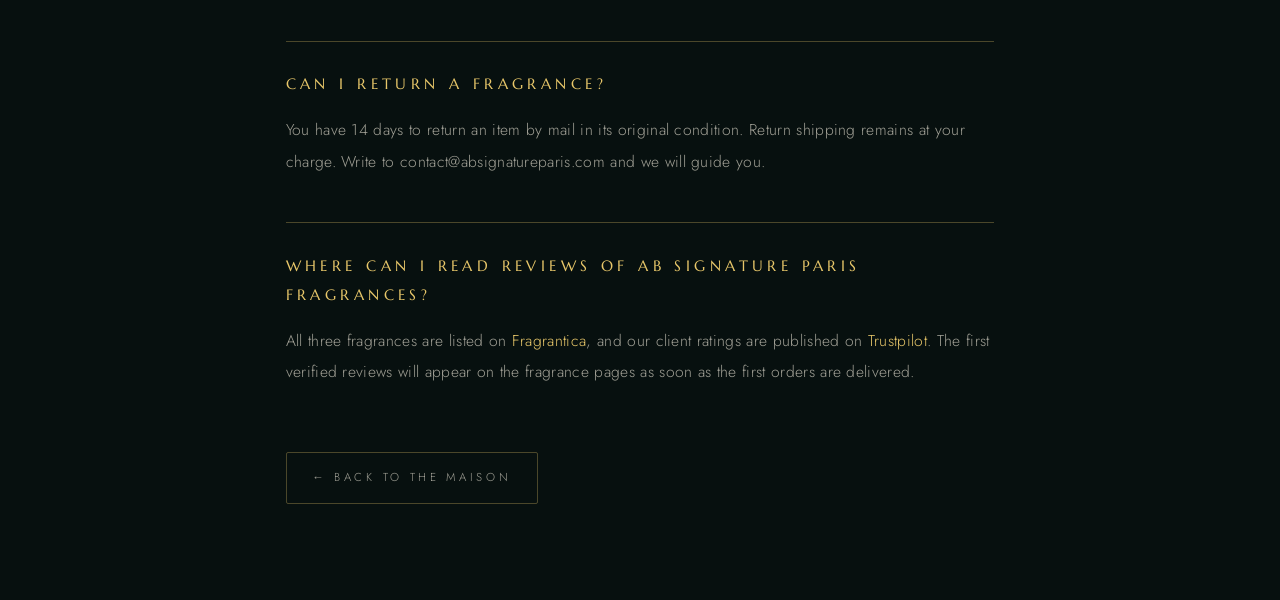
<file: en/questions.html>
<!DOCTYPE html>
<html lang="en">
<head>
<meta charset="UTF-8">
<meta name="viewport" content="width=device-width, initial-scale=1.0">
<title>Questions — AB Signature Paris</title>
<meta name="description" content="Extrait de parfum 25%, limited editions, shipping, returns — answers from AB Signature Paris.">
<link rel="canonical" href="https://www.absignatureparis.com/en/questions.html">
<link rel="alternate" hreflang="fr" href="https://www.absignatureparis.com/questions.html">
<link rel="alternate" hreflang="en" href="https://www.absignatureparis.com/en/questions.html">
<link rel="icon" type="image/png" href="/assets/favicon.png">
<style>
@import url('https://fonts.googleapis.com/css2?family=Marcellus&family=Cormorant+Garamond:ital@1&family=Jost:wght@300;400&display=swap');
:root{--night:#07100f;--ivory:#f0eadb;--ivory-60:rgba(240,234,219,.66);
  --gold-2:#b08a2e;--gold-3:#e8c76a;--gold-line:rgba(232,199,106,.30)}
*{margin:0;padding:0;box-sizing:border-box}
body{background:var(--night);color:var(--ivory);font-family:'Jost',sans-serif;
  font-weight:300;letter-spacing:.02em;line-height:2;-webkit-font-smoothing:antialiased}
.wrap{max-width:760px;margin:0 auto;padding:5rem 1.6rem 6rem}
.logo{width:180px;display:block;margin:0 auto 4rem}
h1{font-family:'Marcellus',serif;font-weight:400;font-size:1.7rem;letter-spacing:.14em;
  text-transform:uppercase;color:var(--gold-3);margin-bottom:3rem;text-align:center}
h2{font-family:'Marcellus',serif;font-weight:400;font-size:.92rem;letter-spacing:.3em;
  text-transform:uppercase;color:var(--gold-3);margin:2.8rem 0 .9rem;
  border-top:1px solid var(--gold-line);padding-top:1.8rem}
p{color:var(--ivory-60);font-size:.98rem}
a{color:var(--gold-3);text-decoration:none}
.back{display:inline-block;margin-top:4rem;font-size:.72rem;letter-spacing:.32em;
  text-transform:uppercase;color:var(--ivory-60);border:1px solid var(--gold-line);
  padding:.85rem 1.6rem;border-radius:2px;transition:color .3s,border-color .3s}
.back:hover{color:var(--gold-3);border-color:var(--gold-3)}
</style>
<script type="application/ld+json">{"@context": "https://schema.org", "@type": "FAQPage", "mainEntity": [{"@type": "Question", "name": "What is an extrait de parfum at 25% concentration?", "acceptedAnswer": {"@type": "Answer", "text": "Extrait de parfum is perfumery's most concentrated form: our compositions contain 25% pure concentrate, where an eau de parfum typically holds 12 to 18%. The sillage is denser and more enveloping — a few sprays are enough."}}, {"@type": "Question", "name": "How long does an extrait de parfum last?", "acceptedAnswer": {"@type": "Answer", "text": "Depending on skin and season, a 25% extrait usually lasts the whole day — eight to twelve hours on skin, longer on fabric. Oro Rojo, Karès Blan and Ahi Pō are composed to endure."}}, {"@type": "Question", "name": "Are the editions truly limited?", "acceptedAnswer": {"@type": "Answer", "text": "Yes. The 10 ml format of each fragrance in the Paradise Islands collection is released as a limited edition — 300 bottles per reference — and every bottle is engraved with its island."}}, {"@type": "Question", "name": "Where are the fragrances composed?", "acceptedAnswer": {"@type": "Answer", "text": "All three extraits of the Paradise Islands collection are composed in Grasse, the cradle of haute parfumerie, by perfumer Guillaume Cresp."}}, {"@type": "Question", "name": "Is a sample included with my order?", "acceptedAnswer": {"@type": "Answer", "text": "Yes — with every 10 ml travel case, the 2 ml discovery samples of the other two references are included, so you can explore the whole collection."}}, {"@type": "Question", "name": "How is my order shipped?", "acceptedAnswer": {"@type": "Answer", "text": "Every order ships with tracked delivery, in a double-wall kraft carton with a sealed tear-proof security pouch. In France and nearby Europe: four Chronopost modes, home delivery against signature or Shop2Shop pick-up point (collection with a secure PIN code or QR code). Across the rest of Europe: Chronopost home delivery against signature. International: FedEx, duties & taxes included (DDP). Shipping fees are calculated at checkout. You can follow your parcel at any time on our Track my order page, using your order number and email."}}, {"@type": "Question", "name": "Can I return a fragrance?", "acceptedAnswer": {"@type": "Answer", "text": "You have 14 days to return an item by mail in its original condition. Return shipping remains at your charge. Write to contact@absignatureparis.com and we will guide you."}}, {"@type": "Question", "name": "Where can I read reviews of AB Signature Paris fragrances?", "acceptedAnswer": {"@type": "Answer", "text": "All three fragrances are listed on Fragrantica, and our client ratings are published on Trustpilot. The first verified reviews will appear on the fragrance pages as soon as the first orders are delivered."}}]}</script>
</head>
<body>
<div class="wrap">
  <img class="logo" src="/assets/logo_or_hero_v2.webp" alt="AB Signature Paris">
  <h1>Questions</h1>
  <h2>What is an extrait de parfum at 25% concentration?</h2>
  <p>Extrait de parfum is perfumery's most concentrated form: our compositions contain 25% pure concentrate, where an eau de parfum typically holds 12 to 18%. The sillage is denser and more enveloping — a few sprays are enough.</p>
  <h2>How long does an extrait de parfum last?</h2>
  <p>Depending on skin and season, a 25% extrait usually lasts the whole day — eight to twelve hours on skin, longer on fabric. Oro Rojo, Karès Blan and Ahi Pō are composed to endure.</p>
  <h2>Are the editions truly limited?</h2>
  <p>Yes. The 10 ml format of each fragrance in the Paradise Islands collection is released as a limited edition — 300 bottles per reference — and every bottle is engraved with its island.</p>
  <h2>Where are the fragrances composed?</h2>
  <p>All three extraits of the Paradise Islands collection are composed in Grasse, the cradle of haute parfumerie, by perfumer Guillaume Cresp.</p>
  <h2>Is a sample included with my order?</h2>
  <p>Yes — with every 10 ml travel case, the 2 ml discovery samples of the other two references are included, so you can explore the whole collection.</p>
  <h2>How is my order shipped?</h2>
  <p>Every order ships with tracked delivery, in a double-wall kraft carton with a sealed tear-proof security pouch. In France and nearby Europe: four Chronopost modes, home delivery against signature or Shop2Shop pick-up point (collection with a secure PIN code or QR code). Across the rest of Europe: Chronopost home delivery against signature. International: FedEx, duties & taxes included (DDP). Shipping fees are calculated at checkout. You can follow your parcel at any time on our <a href="/us/suivi">Track my order</a> page, using your order number and email.</p>
  <h2>Can I return a fragrance?</h2>
  <p>You have 14 days to return an item by mail in its original condition. Return shipping remains at your charge. Write to contact@absignatureparis.com and we will guide you.</p>
  <h2>Where can I read reviews of AB Signature Paris fragrances?</h2>
  <p>All three fragrances are listed on <a href="https://www.fragrantica.com/perfume/AB-Signature-Paris/Oro-Rojo-135886.html" rel="noopener">Fragrantica</a>, and our client ratings are published on <a href="https://www.trustpilot.com/review/absignatureparis.com" rel="noopener">Trustpilot</a>. The first verified reviews will appear on the fragrance pages as soon as the first orders are delivered.</p>
  <a class="back" href="/en/">← Back to the maison</a>
</div>
</body>
</html>
</file>
